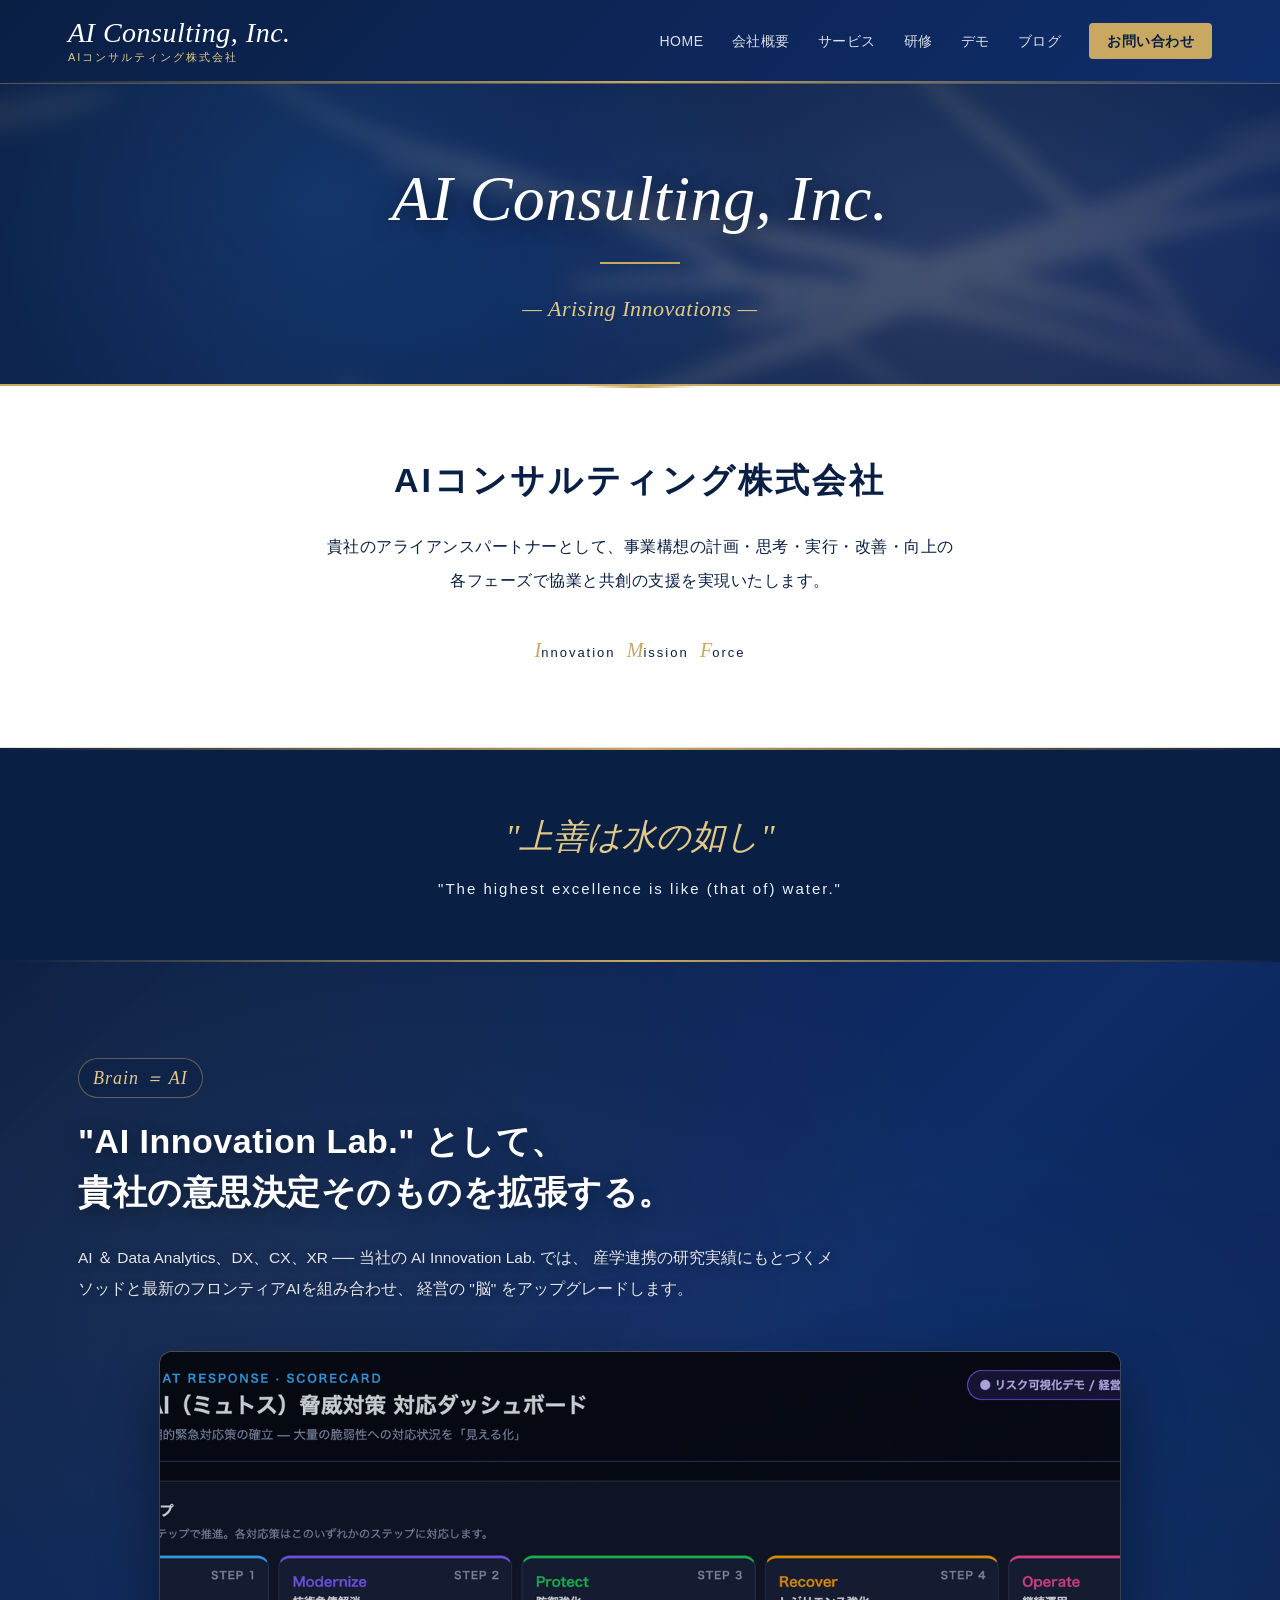
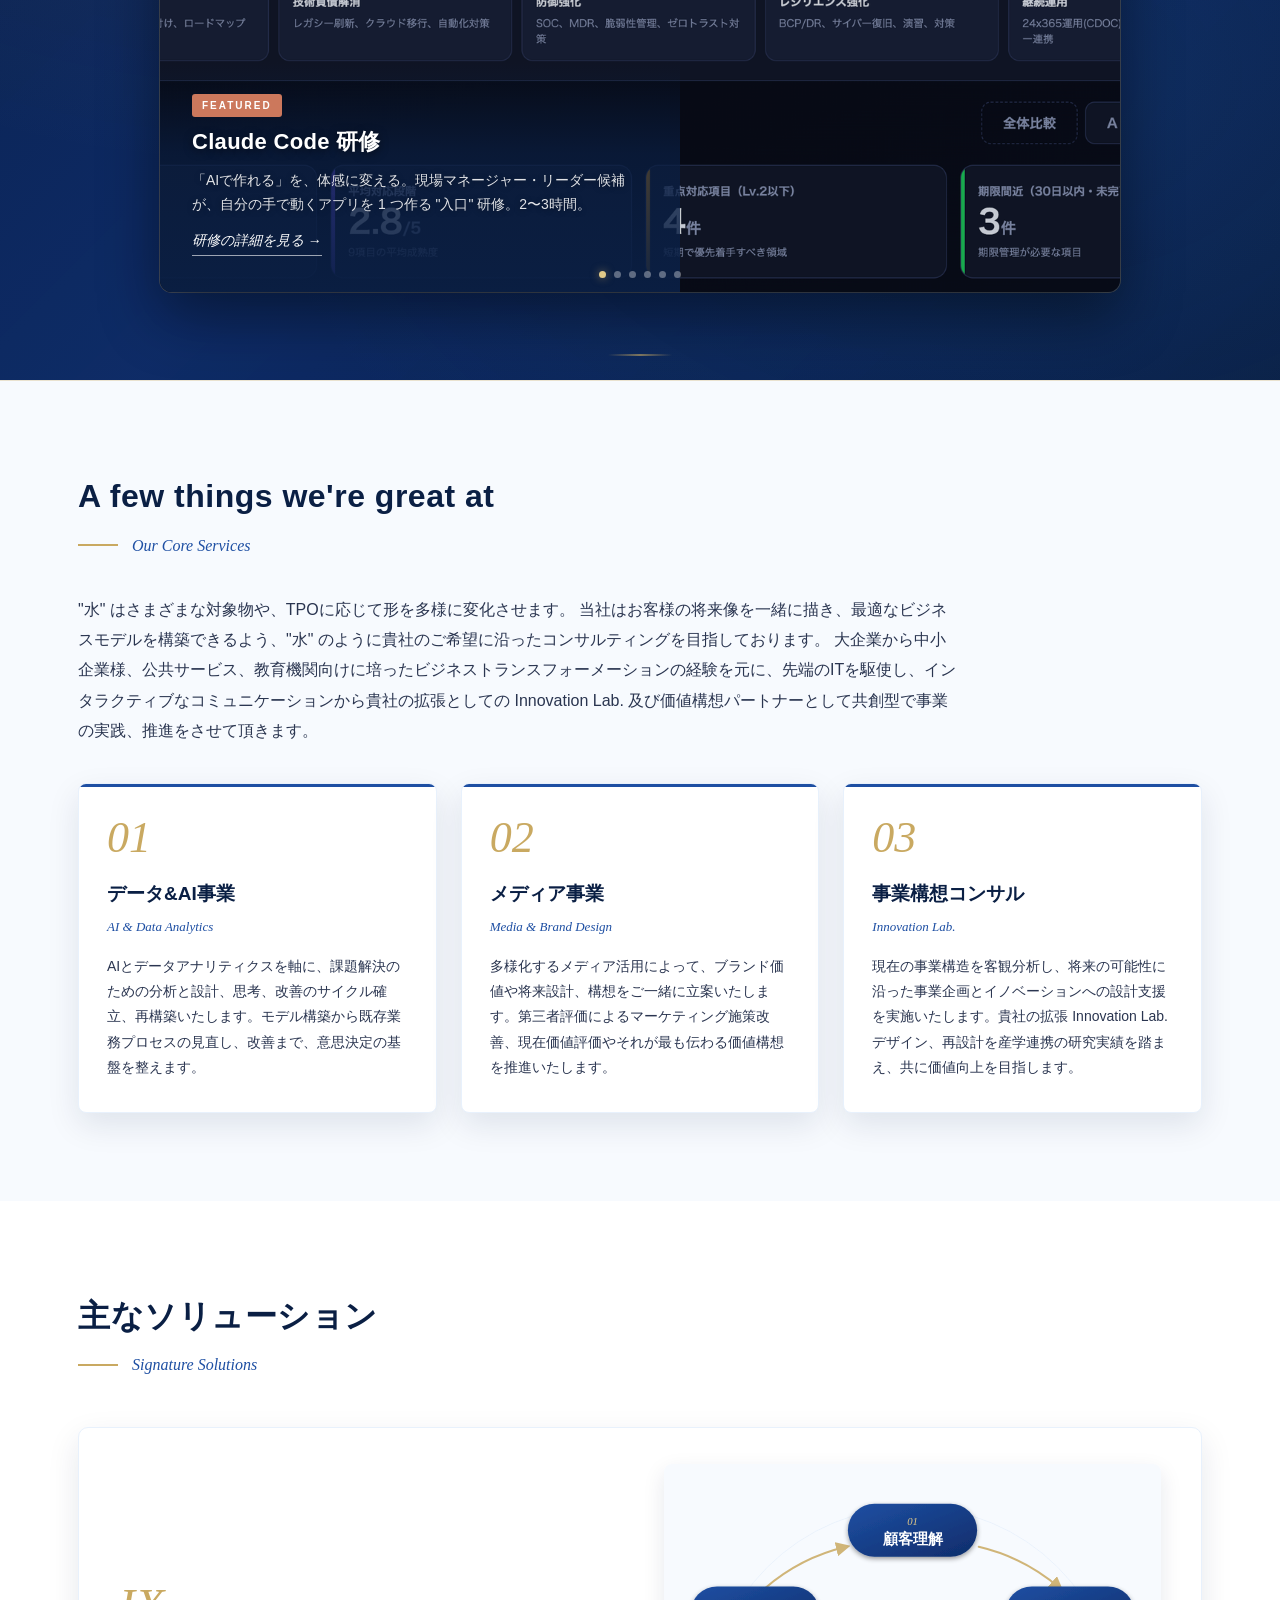
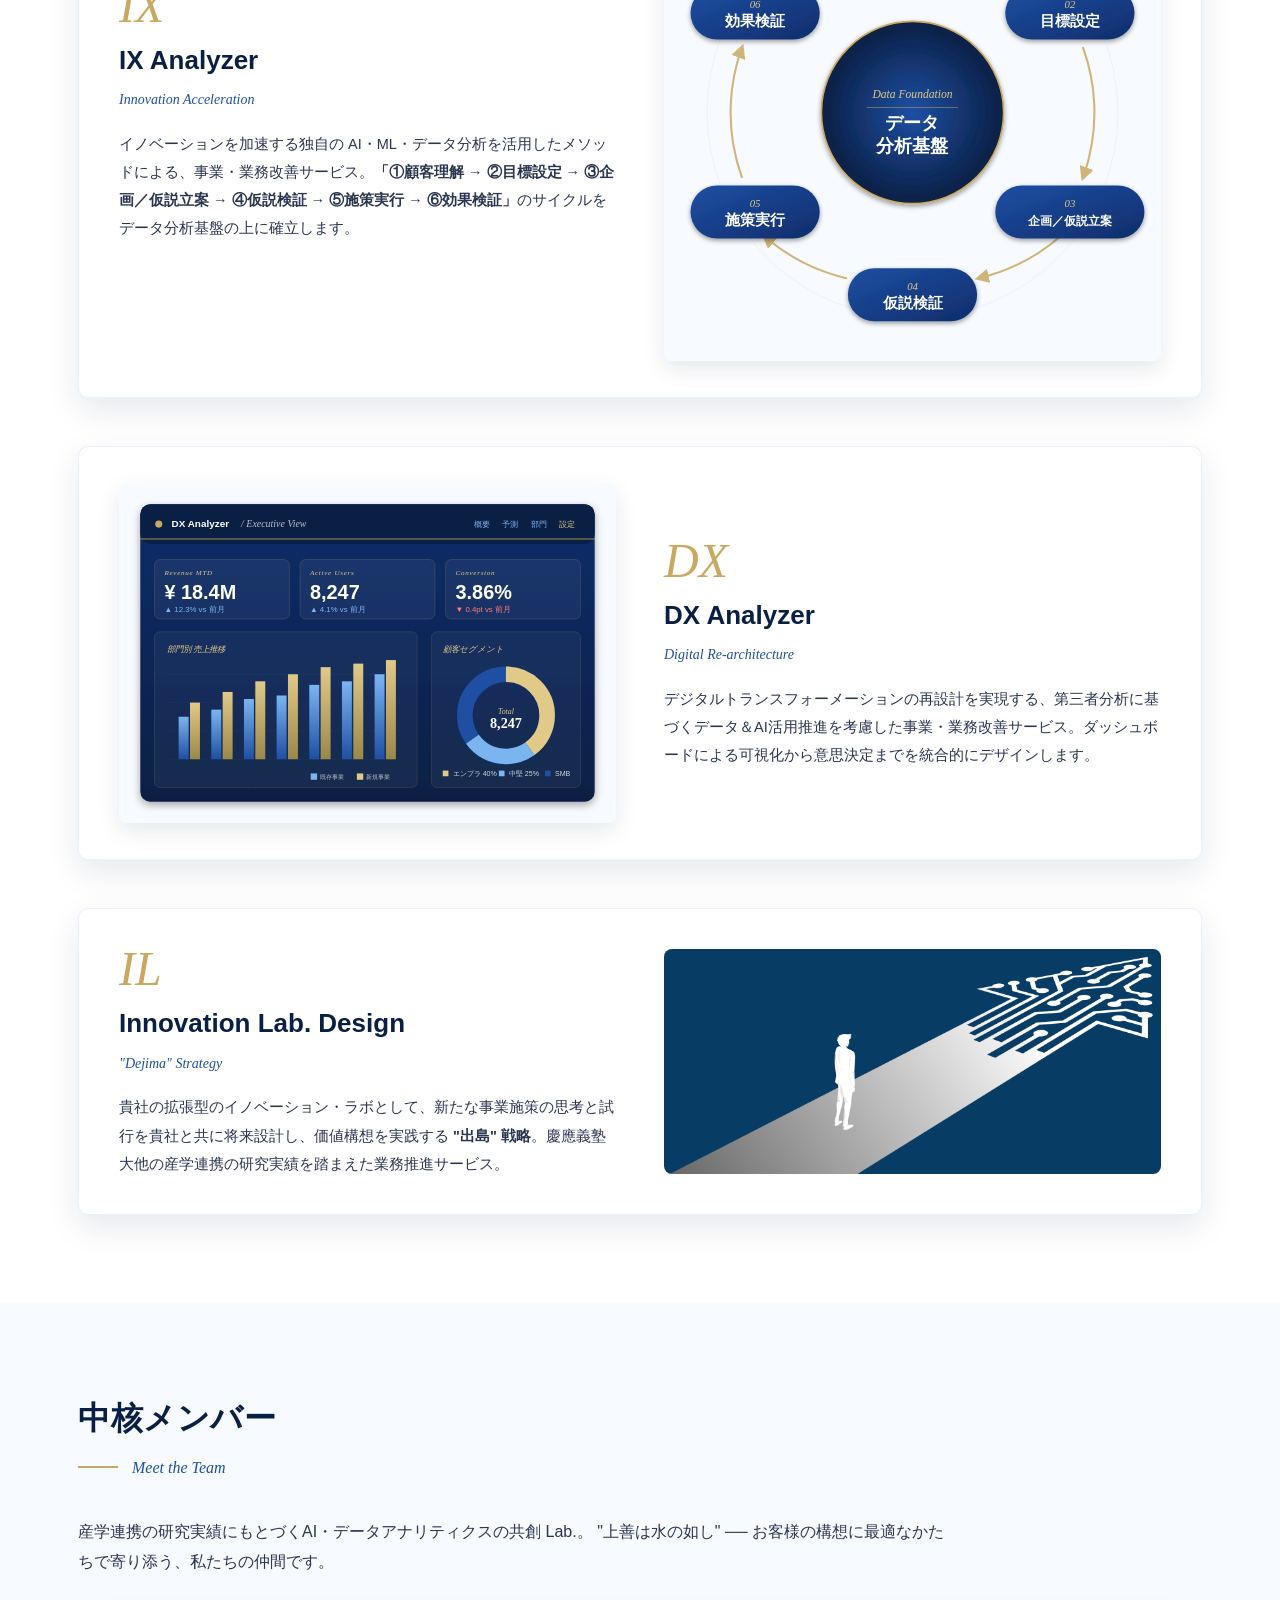
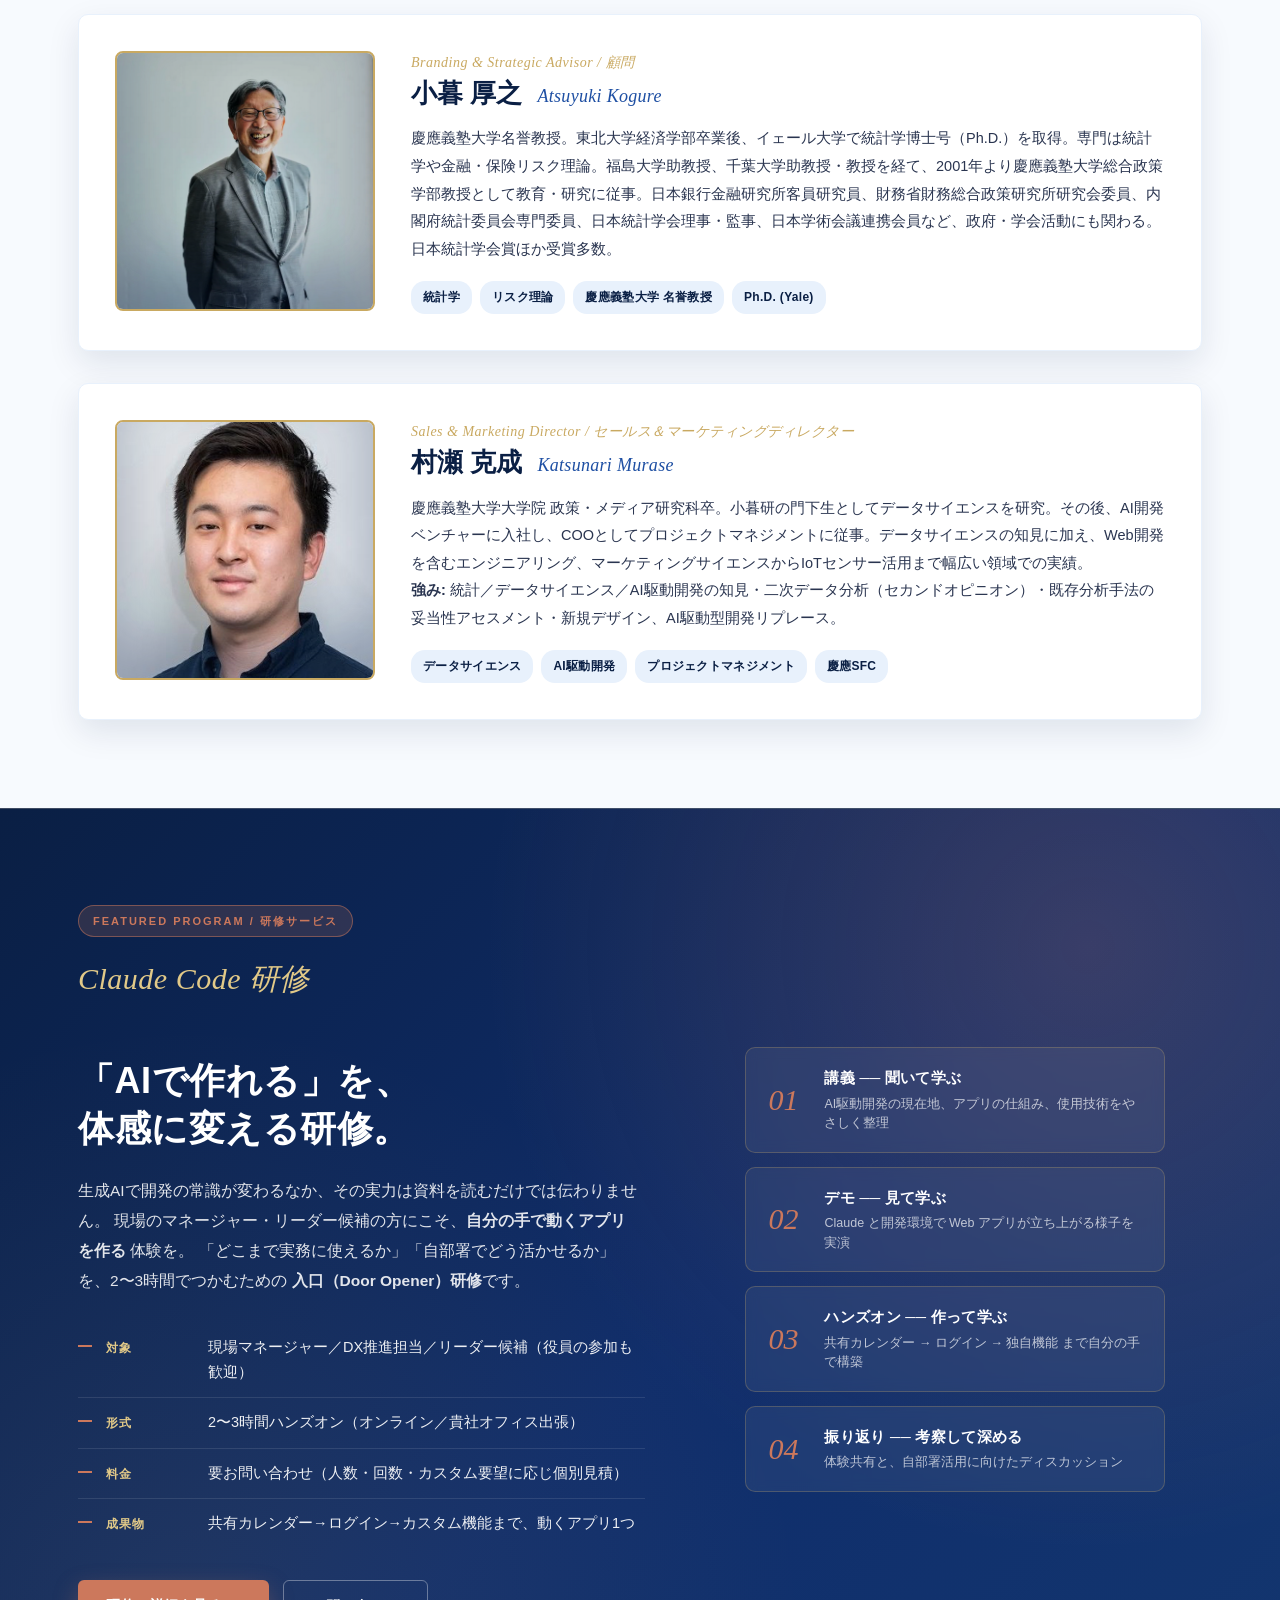
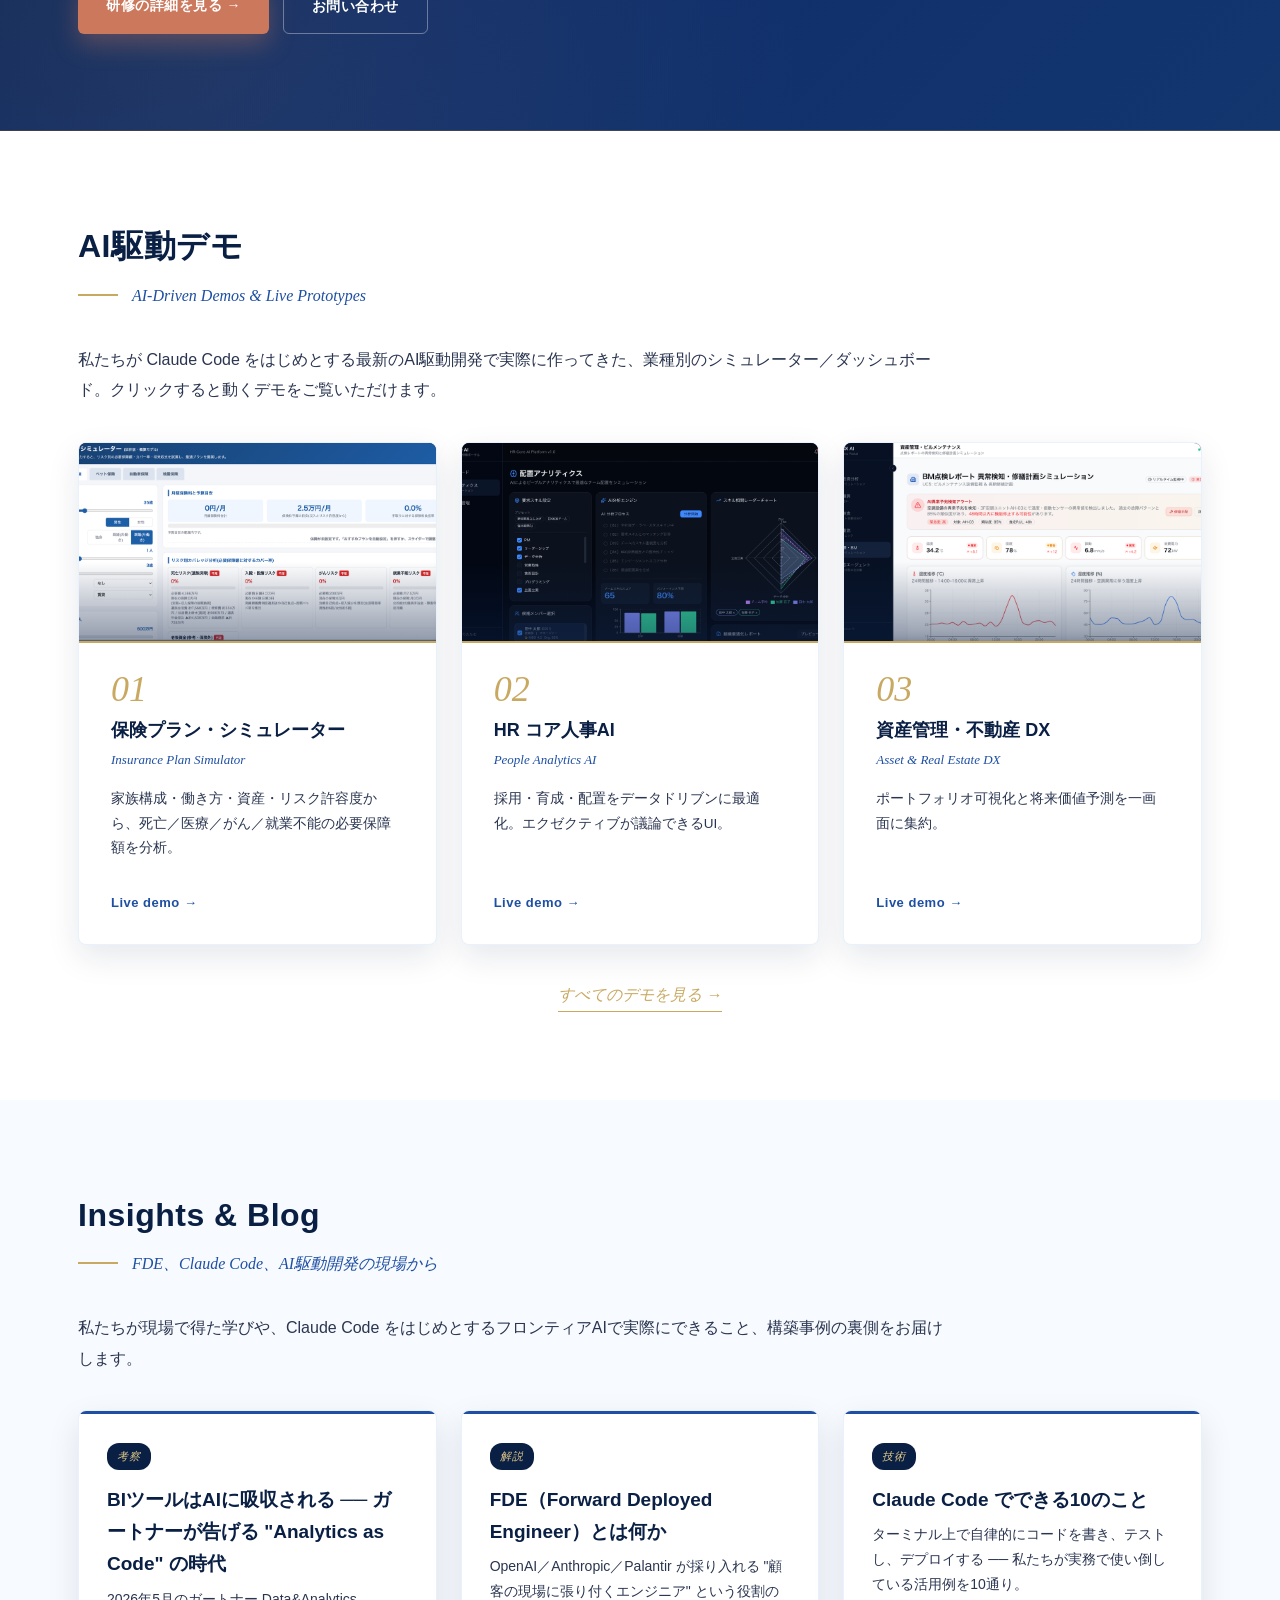
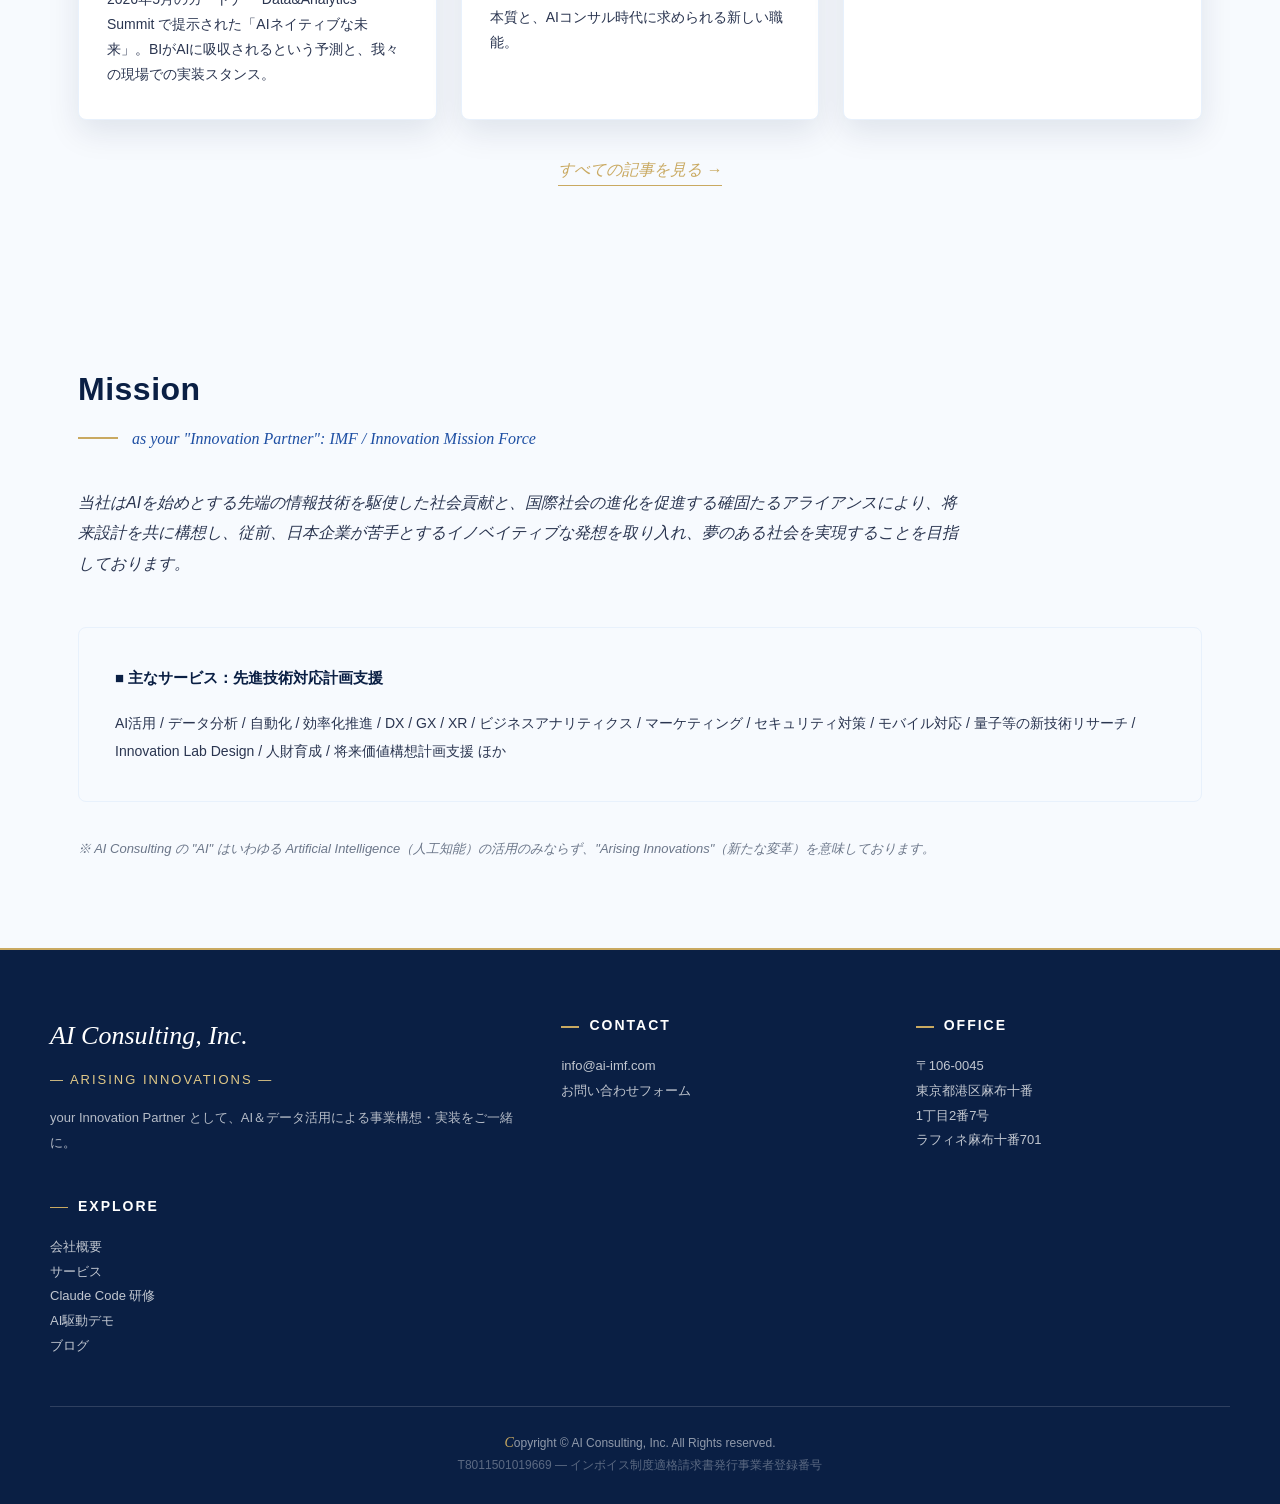
<file: index.html>
<!DOCTYPE html>
<html lang="ja">
<head>
<meta charset="UTF-8">
<meta name="viewport" content="width=device-width,initial-scale=1">
<title>AI Consulting, Inc. — your Innovation Partner</title>
<meta name="description" content="AIコンサルティング株式会社。AI＆データ分析、メディア＆ブランドデザイン、Innovation Lab. により、貴社のイノベーション推進を共創でご支援します。">
<link rel="stylesheet" href="styles.css">
</head>
<body>

<header class="site-header"><div class="nav">
  <div class="brand">
    <span class="en">AI Consulting, Inc.</span>
    <span class="jp">AIコンサルティング株式会社</span>
  </div>
  <ul>
    <li><a href="index.html">HOME</a></li>
    <li><a href="about.html">会社概要</a></li>
    <li><a href="services.html">サービス</a></li>
    <li><a href="https://claude-code-training-two.vercel.app/" target="_blank" rel="noopener">研修</a></li>
    <li><a href="demos.html">デモ</a></li>
    <li><a href="blog/index.html">ブログ</a></li>
    <li><a href="contact.html" class="cta">お問い合わせ</a></li>
  </ul>
</div></header>

<section class="hero-split">
  <div class="hero-top hero-bg">
    <div class="hero-veil"></div>
    <div class="hero-inner">
      <h1>AI Consulting, Inc.</h1>
      <div class="accent"></div>
      <div class="lede">— Arising Innovations —</div>
    </div>
  </div>
  <div class="hero-bottom">
    <div class="hero-bottom-inner">
      <div class="jp-title">AIコンサルティング株式会社</div>
      <p class="sub-light">
        貴社のアライアンスパートナーとして、事業構想の計画・思考・実行・改善・向上の<br>
        各フェーズで協業と共創の支援を実現いたします。
      </p>
      <div class="imf-mark">
        <span class="it">I</span><span class="rest">nnovation</span>&nbsp;
        <span class="it">M</span><span class="rest">ission</span>&nbsp;
        <span class="it">F</span><span class="rest">orce</span>
      </div>
    </div>
  </div>
</section>

<section class="quote-band">
  <div class="q">"上善は水の如し"</div>
  <div class="t">"The highest excellence is like (that of) water."</div>
</section>

<!-- ============ BRAIN = AI HERO ============ -->
<section class="brain-section">
  <div class="brain-img-wrap">
    <img src="img/brain-ai.png" alt="AI Innovation Lab — フロンティアAIダッシュボード" class="brain-img brain-img-1">
    <img src="img/dashboard-insurance.png" alt="保険プランシミュレーター ダッシュボード" class="brain-img brain-img-2">
    <img src="img/dashboard-realestate.png" alt="不動産DX ダッシュボード" class="brain-img brain-img-3">
    <img src="img/dashboard-hr.png" alt="HRコア人事AI ダッシュボード" class="brain-img brain-img-4">
    <div class="brain-overlay"></div>
  </div>
  <div class="brain-text">
    <div class="container">
      <span class="brain-tagline">Brain ＝ AI</span>
      <h2 class="brain-h2">"AI Innovation Lab." として、<br>貴社の意思決定そのものを拡張する。</h2>
      <p class="brain-body">
        AI ＆ Data Analytics、DX、CX、XR ── 当社の AI Innovation Lab. では、
        産学連携の研究実績にもとづくメソッドと最新のフロンティアAIを組み合わせ、
        経営の "脳" をアップグレードします。
      </p>

      <!-- Demo slideshow -->
      <div class="brain-slider" role="region" aria-label="AI駆動デモのプレビュー">
        <div class="brain-slide brain-slide-1 brain-slide-training">
          <img src="img/brain-ai.png" alt="Claude Code 研修">
          <button type="button" class="slide-advance" aria-label="次のスライドへ"></button>
          <a class="brain-slide-link" href="https://claude-code-training-two.vercel.app/" target="_blank" rel="noopener">
            <div class="brain-slide-caption">
            <span class="brain-slide-num">FEATURED</span>
            <h3>Claude Code 研修</h3>
            <p>「AIで作れる」を、体感に変える。現場マネージャー・リーダー候補が、自分の手で動くアプリを 1 つ作る "入口" 研修。2〜3時間。</p>
            <span class="brain-slide-cta">研修の詳細を見る →</span>
          </div>
          </a>
        </div>
        <div class="brain-slide brain-slide-2">
          <img src="img/dashboard-insurance.png" alt="保険プラン・シミュレーター">
          <button type="button" class="slide-advance" aria-label="次のスライドへ"></button>
          <a class="brain-slide-link" href="https://insurance-simulator-tawny.vercel.app" target="_blank" rel="noopener">
            <div class="brain-slide-caption">
            <span class="brain-slide-num">01</span>
            <h3>保険プラン・シミュレーター</h3>
            <p>家計のリスクをAIが可視化。生命・医療・がん・就業不能・ペット・自動車・地震まで網羅。</p>
            <span class="brain-slide-cta">Live demo →</span>
          </div>
          </a>
        </div>
        <div class="brain-slide brain-slide-3">
          <img src="img/dashboard-hr.png" alt="HRコア人事AI">
          <button type="button" class="slide-advance" aria-label="次のスライドへ"></button>
          <a class="brain-slide-link" href="https://hr-core-ai-app.vercel.app" target="_blank" rel="noopener">
            <div class="brain-slide-caption">
            <span class="brain-slide-num">02</span>
            <h3>HRコア人事AI</h3>
            <p>採用・育成・配置をデータドリブンに最適化。エクゼクティブが議論できるUI。</p>
            <span class="brain-slide-cta">Live demo →</span>
          </div>
          </a>
        </div>
        <div class="brain-slide brain-slide-4">
          <img src="img/dashboard-realestate.png" alt="不動産DX">
          <button type="button" class="slide-advance" aria-label="次のスライドへ"></button>
          <a class="brain-slide-link" href="https://realestate-demo-hub.vercel.app" target="_blank" rel="noopener">
            <div class="brain-slide-caption">
            <span class="brain-slide-num">03</span>
            <h3>資産管理・不動産 DX</h3>
            <p>ポートフォリオ可視化と将来価値予測を一画面に集約。</p>
            <span class="brain-slide-cta">Live demo →</span>
          </div>
          </a>
        </div>
        <div class="brain-slide brain-slide-5">
          <img src="img/dashboard-sales.png" alt="中古車プライス・シミュレーター">
          <button type="button" class="slide-advance" aria-label="次のスライドへ"></button>
          <a class="brain-slide-link" href="https://car-price-simulator.vercel.app" target="_blank" rel="noopener">
            <div class="brain-slide-caption">
            <span class="brain-slide-num">04</span>
            <h3>中古車プライス・シミュレーター</h3>
            <p>車種・年式・走行距離から予測価格を即時算出。営業現場のクロージングを支援。</p>
            <span class="brain-slide-cta">Live demo →</span>
          </div>
          </a>
        </div>
        <div class="brain-slide brain-slide-6">
          <img src="img/brain-ai.png" alt="フロンティアAI 脅威対策ダッシュボード">
          <button type="button" class="slide-advance" aria-label="次のスライドへ"></button>
          <a class="brain-slide-link" href="demos.html">
            <div class="brain-slide-caption">
            <span class="brain-slide-num">05</span>
            <h3>フロンティアAI 脅威対策</h3>
            <p>先端AI活用に伴うリスクを経営層が説明可能な形で統制。</p>
            <span class="brain-slide-cta">他のデモも見る →</span>
          </div>
          </a>
        </div>
        <div class="brain-slider-dots" aria-hidden="true">
          <span class="brain-dot brain-dot-1"></span>
          <span class="brain-dot brain-dot-2"></span>
          <span class="brain-dot brain-dot-3"></span>
          <span class="brain-dot brain-dot-4"></span>
          <span class="brain-dot brain-dot-5"></span>
          <span class="brain-dot brain-dot-6"></span>
        </div>
      </div>

    </div>
  </div>
</section>

<!-- ============ CORE SERVICES ============ -->
<section class="section">
  <div class="container">
    <h2>A few things we're great at</h2>
    <span class="en-sub">Our Core Services</span>
    <p class="lead">
      "水" はさまざまな対象物や、TPOに応じて形を多様に変化させます。
      当社はお客様の将来像を一緒に描き、最適なビジネスモデルを構築できるよう、"水" のように貴社のご希望に沿ったコンサルティングを目指しております。
      大企業から中小企業様、公共サービス、教育機関向けに培ったビジネストランスフォーメーションの経験を元に、先端のITを駆使し、インタラクティブなコミュニケーションから貴社の拡張としての Innovation Lab. 及び価値構想パートナーとして共創型で事業の実践、推進をさせて頂きます。
    </p>

    <div class="cards">
      <div class="card">
        <span class="num">01</span>
        <h3>データ&amp;AI事業</h3>
        <span class="en">AI &amp; Data Analytics</span>
        <p>AIとデータアナリティクスを軸に、課題解決のための分析と設計、思考、改善のサイクル確立、再構築いたします。モデル構築から既存業務プロセスの見直し、改善まで、意思決定の基盤を整えます。</p>
      </div>
      <div class="card">
        <span class="num">02</span>
        <h3>メディア事業</h3>
        <span class="en">Media &amp; Brand Design</span>
        <p>多様化するメディア活用によって、ブランド価値や将来設計、構想をご一緒に立案いたします。第三者評価によるマーケティング施策改善、現在価値評価やそれが最も伝わる価値構想を推進いたします。</p>
      </div>
      <div class="card">
        <span class="num">03</span>
        <h3>事業構想コンサル</h3>
        <span class="en">Innovation Lab.</span>
        <p>現在の事業構造を客観分析し、将来の可能性に沿った事業企画とイノベーションへの設計支援を実施いたします。貴社の拡張 Innovation Lab. デザイン、再設計を産学連携の研究実績を踏まえ、共に価値向上を目指します。</p>
      </div>
    </div>
  </div>
</section>

<!-- ============ SIGNATURE SOLUTIONS WITH IMAGES ============ -->
<section class="section alt">
  <div class="container">
    <h2>主なソリューション</h2>
    <span class="en-sub">Signature Solutions</span>

    <div class="solution-row">
      <div class="solution-text">
        <span class="solution-mark">IX</span>
        <h3>IX Analyzer</h3>
        <span class="en">Innovation Acceleration</span>
        <p>イノベーションを加速する独自の AI・ML・データ分析を活用したメソッドによる、事業・業務改善サービス。<strong>「①顧客理解 → ②目標設定 → ③企画／仮説立案 → ④仮説検証 → ⑤施策実行 → ⑥効果検証」</strong>のサイクルをデータ分析基盤の上に確立します。</p>
      </div>
      <div class="solution-img">
        <img src="img/ix-cycle.svg" alt="IX Analyzer データ分析サイクル" loading="lazy">
      </div>
    </div>

    <div class="solution-row flip">
      <div class="solution-text">
        <span class="solution-mark">DX</span>
        <h3>DX Analyzer</h3>
        <span class="en">Digital Re-architecture</span>
        <p>デジタルトランスフォーメーションの再設計を実現する、第三者分析に基づくデータ＆AI活用推進を考慮した事業・業務改善サービス。ダッシュボードによる可視化から意思決定までを統合的にデザインします。</p>
      </div>
      <div class="solution-img">
        <img src="img/dx-dashboard.svg" alt="DX Analyzer ダッシュボードサンプル" loading="lazy">
      </div>
    </div>

    <div class="solution-row">
      <div class="solution-text">
        <span class="solution-mark">IL</span>
        <h3>Innovation Lab. Design</h3>
        <span class="en">"Dejima" Strategy</span>
        <p>貴社の拡張型のイノベーション・ラボとして、新たな事業施策の思考と試行を貴社と共に将来設計し、価値構想を実践する <strong>"出島" 戦略</strong>。慶應義塾大他の産学連携の研究実績を踏まえた業務推進サービス。</p>
      </div>
      <div class="solution-img solution-img-dark">
        <img src="img/journey.png" alt="Innovation Lab. Design - 人とAIの旅">
      </div>
    </div>
  </div>
</section>

<!-- ============ MEMBERS ============ -->
<section class="section" id="members">
  <div class="container">
    <h2>中核メンバー</h2>
    <span class="en-sub">Meet the Team</span>
    <p class="lead">
      産学連携の研究実績にもとづくAI・データアナリティクスの共創 Lab.。
      "上善は水の如し" ── お客様の構想に最適なかたちで寄り添う、私たちの仲間です。
    </p>

    <div class="members">
      <article class="member-card">
        <div class="member-photo">
          <img src="img/kogure.png" alt="小暮 厚之 顧問">
        </div>
        <div class="member-body">
          <span class="member-role">Branding &amp; Strategic Advisor / 顧問</span>
          <h3 class="member-name">小暮 厚之 <span class="en">Atsuyuki Kogure</span></h3>
          <p class="member-bio">
            慶應義塾大学名誉教授。東北大学経済学部卒業後、イェール大学で統計学博士号（Ph.D.）を取得。専門は統計学や金融・保険リスク理論。福島大学助教授、千葉大学助教授・教授を経て、2001年より慶應義塾大学総合政策学部教授として教育・研究に従事。日本銀行金融研究所客員研究員、財務省財務総合政策研究所研究会委員、内閣府統計委員会専門委員、日本統計学会理事・監事、日本学術会議連携会員など、政府・学会活動にも関わる。日本統計学会賞ほか受賞多数。
          </p>
          <div class="member-tags">
            <span class="m-tag">統計学</span>
            <span class="m-tag">リスク理論</span>
            <span class="m-tag">慶應義塾大学 名誉教授</span>
            <span class="m-tag">Ph.D. (Yale)</span>
          </div>
        </div>
      </article>

      <article class="member-card">
        <div class="member-photo">
          <img src="img/murase.png" alt="村瀬 克成 セールス＆マーケティングディレクター">
        </div>
        <div class="member-body">
          <span class="member-role">Sales &amp; Marketing Director / セールス＆マーケティングディレクター</span>
          <h3 class="member-name">村瀬 克成 <span class="en">Katsunari Murase</span></h3>
          <p class="member-bio">
            慶應義塾大学大学院 政策・メディア研究科卒。小暮研の門下生としてデータサイエンスを研究。その後、AI開発ベンチャーに入社し、COOとしてプロジェクトマネジメントに従事。データサイエンスの知見に加え、Web開発を含むエンジニアリング、マーケティングサイエンスからIoTセンサー活用まで幅広い領域での実績。
            <br><strong>強み:</strong> 統計／データサイエンス／AI駆動開発の知見・二次データ分析（セカンドオピニオン）・既存分析手法の妥当性アセスメント・新規デザイン、AI駆動型開発リプレース。
          </p>
          <div class="member-tags">
            <span class="m-tag">データサイエンス</span>
            <span class="m-tag">AI駆動開発</span>
            <span class="m-tag">プロジェクトマネジメント</span>
            <span class="m-tag">慶應SFC</span>
          </div>
        </div>
      </article>
    </div>
  </div>
</section>

<!-- ============ TRAINING FEATURED (Claude Code 研修) ============ -->
<section class="training-section" id="training">
  <div class="training-bg"></div>
  <div class="container">
    <div class="training-grid">
      <div class="training-text">
        <span class="training-eyebrow">Featured Program / 研修サービス</span>
        <h2 class="training-h2">
          <span class="training-h2-en">Claude Code 研修</span><br>
          「AIで作れる」を、<br>体感に変える研修。
        </h2>
        <p class="training-body">
          生成AIで開発の常識が変わるなか、その実力は資料を読むだけでは伝わりません。
          現場のマネージャー・リーダー候補の方にこそ、<strong>自分の手で動くアプリを作る</strong> 体験を。
          「どこまで実務に使えるか」「自部署でどう活かせるか」を、2〜3時間でつかむための <strong>入口（Door Opener）研修</strong>です。
        </p>
        <ul class="training-features">
          <li><strong>対象</strong> 現場マネージャー／DX推進担当／リーダー候補（役員の参加も歓迎）</li>
          <li><strong>形式</strong> 2〜3時間ハンズオン（オンライン／貴社オフィス出張）</li>
          <li><strong>料金</strong> 要お問い合わせ（人数・回数・カスタム要望に応じ個別見積）</li>
          <li><strong>成果物</strong> 共有カレンダー→ログイン→カスタム機能まで、動くアプリ1つ</li>
        </ul>
        <div class="training-cta-row">
          <a href="https://claude-code-training-two.vercel.app/" class="btn-training" target="_blank" rel="noopener">研修の詳細を見る →</a>
          <a href="contact.html" class="btn-training-ghost">お問い合わせ</a>
        </div>
      </div>
      <div class="training-visual">
        <div class="training-card-stack">
          <div class="training-mini-card">
            <div class="training-mini-num">01</div>
            <div class="training-mini-body">
              <strong>講義 ── 聞いて学ぶ</strong>
              <span>AI駆動開発の現在地、アプリの仕組み、使用技術をやさしく整理</span>
            </div>
          </div>
          <div class="training-mini-card">
            <div class="training-mini-num">02</div>
            <div class="training-mini-body">
              <strong>デモ ── 見て学ぶ</strong>
              <span>Claude と開発環境で Web アプリが立ち上がる様子を実演</span>
            </div>
          </div>
          <div class="training-mini-card">
            <div class="training-mini-num">03</div>
            <div class="training-mini-body">
              <strong>ハンズオン ── 作って学ぶ</strong>
              <span>共有カレンダー → ログイン → 独自機能 まで自分の手で構築</span>
            </div>
          </div>
          <div class="training-mini-card">
            <div class="training-mini-num">04</div>
            <div class="training-mini-body">
              <strong>振り返り ── 考察して深める</strong>
              <span>体験共有と、自部署活用に向けたディスカッション</span>
            </div>
          </div>
        </div>
      </div>
    </div>
  </div>
</section>

<!-- ============ DEMOS PREVIEW (with thumbnails) ============ -->
<section class="section alt" id="demos-preview">
  <div class="container">
    <h2>AI駆動デモ</h2>
    <span class="en-sub">AI-Driven Demos &amp; Live Prototypes</span>
    <p class="lead">
      私たちが Claude Code をはじめとする最新のAI駆動開発で実際に作ってきた、業種別のシミュレーター／ダッシュボード。クリックすると動くデモをご覧いただけます。
    </p>
    <div class="cards demo-cards-img">
      <a class="card demo-card has-thumb" href="https://insurance-simulator-tawny.vercel.app" target="_blank" rel="noopener">
        <div class="demo-thumb"><img src="img/dashboard-insurance.png" alt="保険プラン・シミュレーター"></div>
        <div class="demo-card-body">
          <span class="num">01</span>
          <h3>保険プラン・シミュレーター</h3>
          <span class="en">Insurance Plan Simulator</span>
          <p>家族構成・働き方・資産・リスク許容度から、死亡／医療／がん／就業不能の必要保障額を分析。</p>
          <span class="demo-cta">Live demo →</span>
        </div>
      </a>
      <a class="card demo-card has-thumb" href="https://hr-core-ai-app.vercel.app" target="_blank" rel="noopener">
        <div class="demo-thumb"><img src="img/dashboard-hr.png" alt="HRコア人事AI"></div>
        <div class="demo-card-body">
          <span class="num">02</span>
          <h3>HR コア人事AI</h3>
          <span class="en">People Analytics AI</span>
          <p>採用・育成・配置をデータドリブンに最適化。エクゼクティブが議論できるUI。</p>
          <span class="demo-cta">Live demo →</span>
        </div>
      </a>
      <a class="card demo-card has-thumb" href="https://realestate-demo-hub.vercel.app" target="_blank" rel="noopener">
        <div class="demo-thumb"><img src="img/dashboard-realestate.png" alt="不動産DX"></div>
        <div class="demo-card-body">
          <span class="num">03</span>
          <h3>資産管理・不動産 DX</h3>
          <span class="en">Asset &amp; Real Estate DX</span>
          <p>ポートフォリオ可視化と将来価値予測を一画面に集約。</p>
          <span class="demo-cta">Live demo →</span>
        </div>
      </a>
    </div>
    <div style="text-align:center;margin-top:36px">
      <a href="demos.html" class="btn-link">すべてのデモを見る →</a>
    </div>
  </div>
</section>

<!-- ============ BLOG PREVIEW ============ -->
<section class="section" id="blog-preview">
  <div class="container">
    <h2>Insights &amp; Blog</h2>
    <span class="en-sub">FDE、Claude Code、AI駆動開発の現場から</span>
    <p class="lead">
      私たちが現場で得た学びや、Claude Code をはじめとするフロンティアAIで実際にできること、構築事例の裏側をお届けします。
    </p>
    <div class="cards">
      <a class="card blog-card" href="blog/bi-absorbed-by-ai.html">
        <span class="blog-tag">考察</span>
        <h3>BIツールはAIに吸収される ── ガートナーが告げる "Analytics as Code" の時代</h3>
        <p>2026年5月のガートナー Data&amp;Analytics Summit で提示された「AIネイティブな未来」。BIがAIに吸収されるという予測と、我々の現場での実装スタンス。</p>
      </a>
      <a class="card blog-card" href="blog/what-is-fde.html">
        <span class="blog-tag">解説</span>
        <h3>FDE（Forward Deployed Engineer）とは何か</h3>
        <p>OpenAI／Anthropic／Palantir が採り入れる "顧客の現場に張り付くエンジニア" という役割の本質と、AIコンサル時代に求められる新しい職能。</p>
      </a>
      <a class="card blog-card" href="blog/claude-code-capabilities.html">
        <span class="blog-tag">技術</span>
        <h3>Claude Code でできる10のこと</h3>
        <p>ターミナル上で自律的にコードを書き、テストし、デプロイする ── 私たちが実務で使い倒している活用例を10通り。</p>
      </a>
    </div>
    <div style="text-align:center;margin-top:36px">
      <a href="blog/index.html" class="btn-link">すべての記事を見る →</a>
    </div>
  </div>
</section>

<!-- ============ MISSION ============ -->
<section class="section">
  <div class="container">
    <h2>Mission</h2>
    <span class="en-sub">as your "Innovation Partner": IMF / Innovation Mission Force</span>
    <p class="lead" style="font-style:italic;color:var(--body)">
      当社はAIを始めとする先端の情報技術を駆使した社会貢献と、国際社会の進化を促進する確固たるアライアンスにより、将来設計を共に構想し、従前、日本企業が苦手とするイノベイティブな発想を取り入れ、夢のある社会を実現することを目指しております。
    </p>
    <div style="margin-top:48px;background:var(--cream);border:1px solid var(--ice);border-radius:8px;padding:36px;">
      <p style="margin-bottom:18px"><strong style="color:var(--navy);font-size:15px">■ 主なサービス：先進技術対応計画支援</strong></p>
      <p style="font-size:14px;color:var(--body);line-height:2;">
        AI活用 / データ分析 / 自動化 / 効率化推進 / DX / GX / XR / ビジネスアナリティクス / マーケティング / セキュリティ対策 / モバイル対応 / 量子等の新技術リサーチ / Innovation Lab Design / 人財育成 / 将来価値構想計画支援 ほか
      </p>
    </div>
    <p style="margin-top:36px;font-size:13px;color:var(--muted);font-style:italic">
      ※ AI Consulting の "AI" はいわゆる Artificial Intelligence（人工知能）の活用のみならず、"Arising Innovations"（新たな変革）を意味しております。
    </p>
  </div>
</section>

<footer class="site-footer">
  <div class="inner">
    <div class="brand-block">
      <span class="en">AI Consulting, Inc.</span>
      <span class="jp">— ARISING INNOVATIONS —</span>
      <p style="margin-top:14px;color:rgba(255,255,255,.7)">your Innovation Partner として、AI＆データ活用による事業構想・実装をご一緒に。</p>
    </div>
    <div>
      <h4>CONTACT</h4>
      <p><a href="mailto:info@ai-imf.com">info@ai-imf.com</a></p>
      <p><a href="contact.html">お問い合わせフォーム</a></p>
    </div>
    <div>
      <h4>OFFICE</h4>
      <p>〒106-0045<br>東京都港区麻布十番<br>1丁目2番7号<br>ラフィネ麻布十番701</p>
    </div>
    <div>
      <h4>EXPLORE</h4>
      <p><a href="about.html">会社概要</a></p>
      <p><a href="services.html">サービス</a></p>
      <p><a href="https://claude-code-training-two.vercel.app/" target="_blank" rel="noopener">Claude Code 研修</a></p>
      <p><a href="demos.html">AI駆動デモ</a></p>
      <p><a href="blog/index.html">ブログ</a></p>
    </div>
  </div>
  <div class="copy">
    <span class="c">C</span>opyright © AI Consulting, Inc.  All Rights reserved.<br>
    <span style="opacity:.6">T8011501019669 — インボイス制度適格請求書発行事業者登録番号</span>
  </div>
</footer>

<!-- ============ SLIDER CONTROL (click-to-advance) ============ -->
<script>
(function(){
  function setupSlider(opts){
    const slider = document.querySelector(opts.slider);
    if(!slider) return;
    const slides = slider.querySelectorAll(opts.slide);
    const dots = slider.querySelectorAll(opts.dot);
    if(slides.length === 0) return;
    let current = 0;
    let timer = null;

    function show(idx){
      current = ((idx % slides.length) + slides.length) % slides.length;
      slides.forEach((s,i)=>s.classList.toggle('is-active', i===current));
      dots.forEach((d,i)=>d.classList.toggle('is-active', i===current));
    }
    function next(){ show(current+1); }
    function start(){
      if(timer) clearInterval(timer);
      timer = setInterval(next, opts.interval);
    }
    function stop(){
      if(timer){ clearInterval(timer); timer = null; }
    }

    // Click-to-advance on .slide-advance buttons within each slide
    slides.forEach(slide => {
      const adv = slide.querySelector('.slide-advance');
      if(adv){
        adv.addEventListener('click', e => {
          e.preventDefault();
          next();
          start(); // reset timer
        });
      }
    });

    // Pause on hover
    slider.addEventListener('mouseenter', stop);
    slider.addEventListener('mouseleave', start);

    show(0);
    start();
  }

  document.addEventListener('DOMContentLoaded', function(){
    setupSlider({slider:'.brain-slider', slide:'.brain-slide', dot:'.brain-dot', interval:6000});
    setupSlider({slider:'.demo-slider', slide:'.demo-slide', dot:'.demo-dot', interval:2000});
  });
})();
</script>

</body>
</html>
</file>
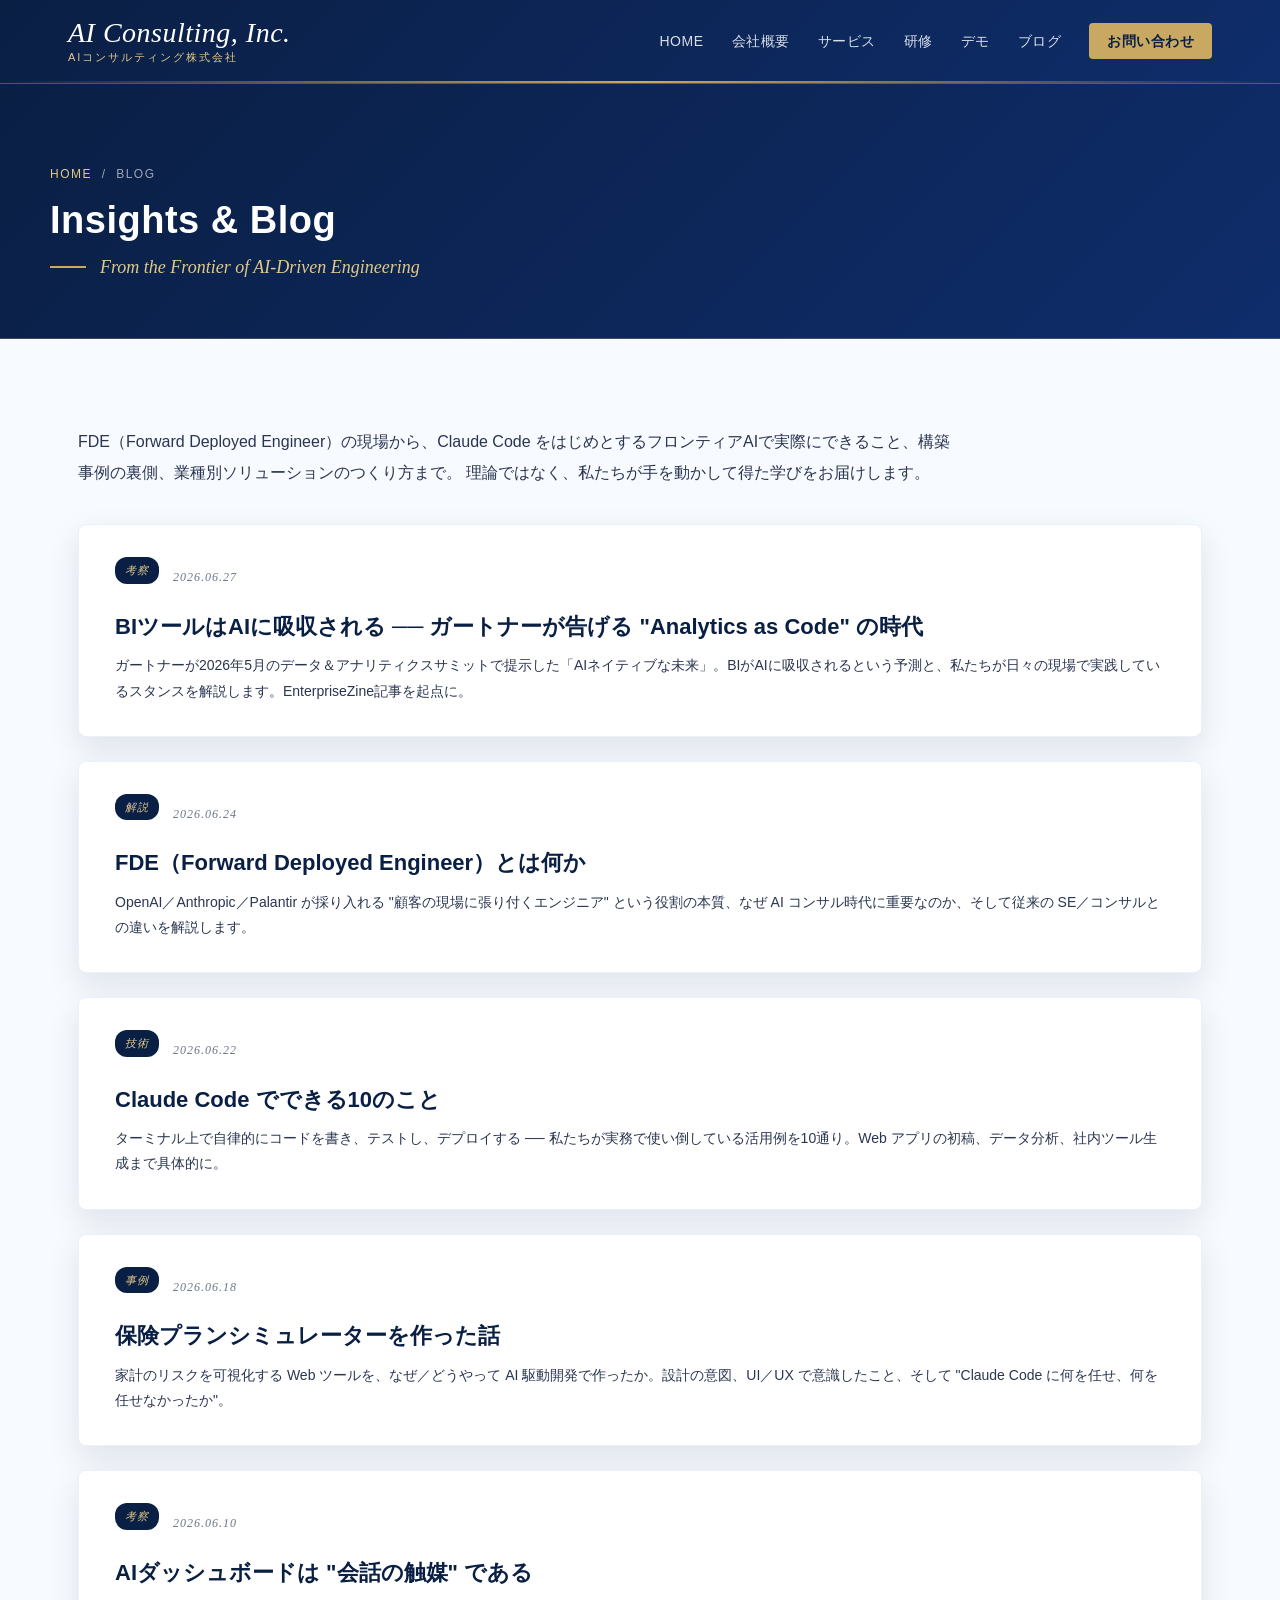
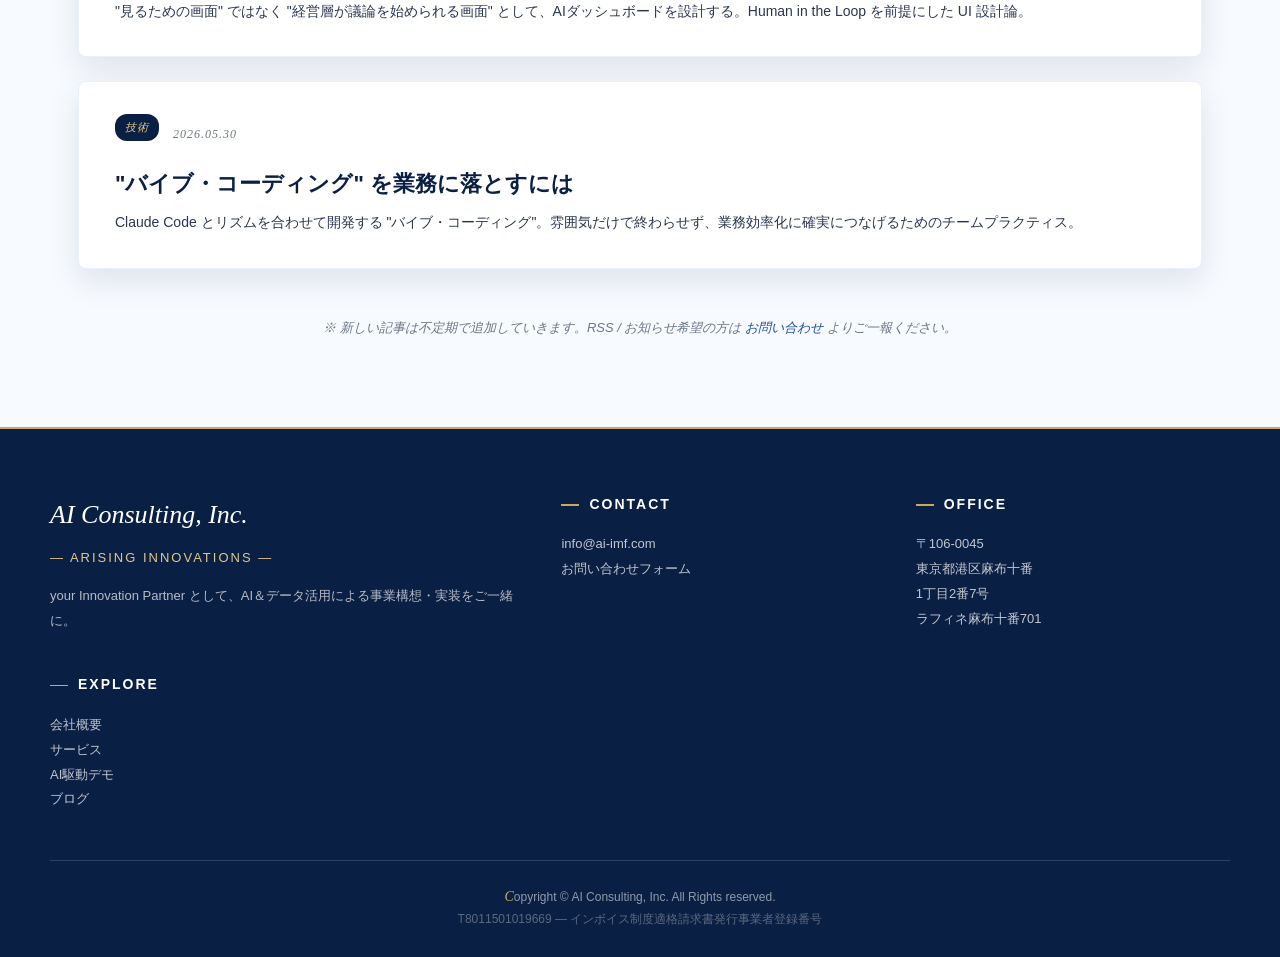
<file: blog/index.html>
<!DOCTYPE html>
<html lang="ja">
<head>
<meta charset="UTF-8">
<meta name="viewport" content="width=device-width,initial-scale=1">
<title>ブログ | AI Consulting, Inc.</title>
<meta name="description" content="AIコンサルティング株式会社のブログ。FDE、Claude Code、AI駆動開発の現場ナレッジと、保険・人事・不動産などの構築事例。">
<link rel="stylesheet" href="../styles.css">
</head>
<body>

<header class="site-header"><div class="nav">
  <div class="brand">
    <span class="en">AI Consulting, Inc.</span>
    <span class="jp">AIコンサルティング株式会社</span>
  </div>
  <ul>
    <li><a href="../index.html">HOME</a></li>
    <li><a href="../about.html">会社概要</a></li>
    <li><a href="../services.html">サービス</a></li>
    <li><a href="https://claude-code-training-two.vercel.app/" target="_blank" rel="noopener">研修</a></li>
    <li><a href="../demos.html">デモ</a></li>
    <li><a href="index.html">ブログ</a></li>
    <li><a href="../contact.html" class="cta">お問い合わせ</a></li>
  </ul>
</div></header>

<section class="page-hero"><div class="inner">
  <div class="crumbs"><a href="../index.html">HOME</a> &nbsp;/&nbsp; BLOG</div>
  <h1>Insights &amp; Blog</h1>
  <div class="en">From the Frontier of AI-Driven Engineering</div>
</div></section>

<section class="section">
  <div class="container">
    <p class="lead">
      FDE（Forward Deployed Engineer）の現場から、Claude Code をはじめとするフロンティアAIで実際にできること、構築事例の裏側、業種別ソリューションのつくり方まで。
      理論ではなく、私たちが手を動かして得た学びをお届けします。
    </p>

    <div class="blog-list">

      <a class="blog-list-card" href="bi-absorbed-by-ai.html">
        <div class="meta">
          <span class="blog-tag">考察</span>
          <span class="date">2026.06.27</span>
        </div>
        <h3>BIツールはAIに吸収される ── ガートナーが告げる "Analytics as Code" の時代</h3>
        <p>ガートナーが2026年5月のデータ＆アナリティクスサミットで提示した「AIネイティブな未来」。BIがAIに吸収されるという予測と、私たちが日々の現場で実践しているスタンスを解説します。EnterpriseZine記事を起点に。</p>
      </a>

      <a class="blog-list-card" href="what-is-fde.html">
        <div class="meta">
          <span class="blog-tag">解説</span>
          <span class="date">2026.06.24</span>
        </div>
        <h3>FDE（Forward Deployed Engineer）とは何か</h3>
        <p>OpenAI／Anthropic／Palantir が採り入れる "顧客の現場に張り付くエンジニア" という役割の本質、なぜ AI コンサル時代に重要なのか、そして従来の SE／コンサルとの違いを解説します。</p>
      </a>

      <a class="blog-list-card" href="claude-code-capabilities.html">
        <div class="meta">
          <span class="blog-tag">技術</span>
          <span class="date">2026.06.22</span>
        </div>
        <h3>Claude Code でできる10のこと</h3>
        <p>ターミナル上で自律的にコードを書き、テストし、デプロイする ── 私たちが実務で使い倒している活用例を10通り。Web アプリの初稿、データ分析、社内ツール生成まで具体的に。</p>
      </a>

      <a class="blog-list-card" href="insurance-simulator-story.html">
        <div class="meta">
          <span class="blog-tag">事例</span>
          <span class="date">2026.06.18</span>
        </div>
        <h3>保険プランシミュレーターを作った話</h3>
        <p>家計のリスクを可視化する Web ツールを、なぜ／どうやって AI 駆動開発で作ったか。設計の意図、UI／UX で意識したこと、そして "Claude Code に何を任せ、何を任せなかったか"。</p>
      </a>

      <a class="blog-list-card" href="ai-dashboards-as-conversation.html">
        <div class="meta">
          <span class="blog-tag">考察</span>
          <span class="date">2026.06.10</span>
        </div>
        <h3>AIダッシュボードは "会話の触媒" である</h3>
        <p>"見るための画面" ではなく "経営層が議論を始められる画面" として、AIダッシュボードを設計する。Human in the Loop を前提にした UI 設計論。</p>
      </a>

      <a class="blog-list-card" href="vibe-coding-with-claude.html">
        <div class="meta">
          <span class="blog-tag">技術</span>
          <span class="date">2026.05.30</span>
        </div>
        <h3>"バイブ・コーディング" を業務に落とすには</h3>
        <p>Claude Code とリズムを合わせて開発する "バイブ・コーディング"。雰囲気だけで終わらせず、業務効率化に確実につなげるためのチームプラクティス。</p>
      </a>

    </div>

    <div style="text-align:center;margin-top:48px;color:var(--muted);font-size:13px;font-style:italic">
      ※ 新しい記事は不定期で追加していきます。RSS / お知らせ希望の方は <a href="../contact.html">お問い合わせ</a> よりご一報ください。
    </div>
  </div>
</section>

<footer class="site-footer">
  <div class="inner">
    <div class="brand-block">
      <span class="en">AI Consulting, Inc.</span>
      <span class="jp">— ARISING INNOVATIONS —</span>
      <p style="margin-top:14px;color:rgba(255,255,255,.7)">your Innovation Partner として、AI＆データ活用による事業構想・実装をご一緒に。</p>
    </div>
    <div>
      <h4>CONTACT</h4>
      <p><a href="mailto:info@ai-imf.com">info@ai-imf.com</a></p>
      <p><a href="../contact.html">お問い合わせフォーム</a></p>
    </div>
    <div>
      <h4>OFFICE</h4>
      <p>〒106-0045<br>東京都港区麻布十番<br>1丁目2番7号<br>ラフィネ麻布十番701</p>
    </div>
    <div>
      <h4>EXPLORE</h4>
      <p><a href="../about.html">会社概要</a></p>
      <p><a href="../services.html">サービス</a></p>
      <p><a href="../demos.html">AI駆動デモ</a></p>
      <p><a href="index.html">ブログ</a></p>
    </div>
  </div>
  <div class="copy">
    <span class="c">C</span>opyright © AI Consulting, Inc.  All Rights reserved.<br>
    <span style="opacity:.6">T8011501019669 — インボイス制度適格請求書発行事業者登録番号</span>
  </div>
</footer>

</body>
</html>
</file>
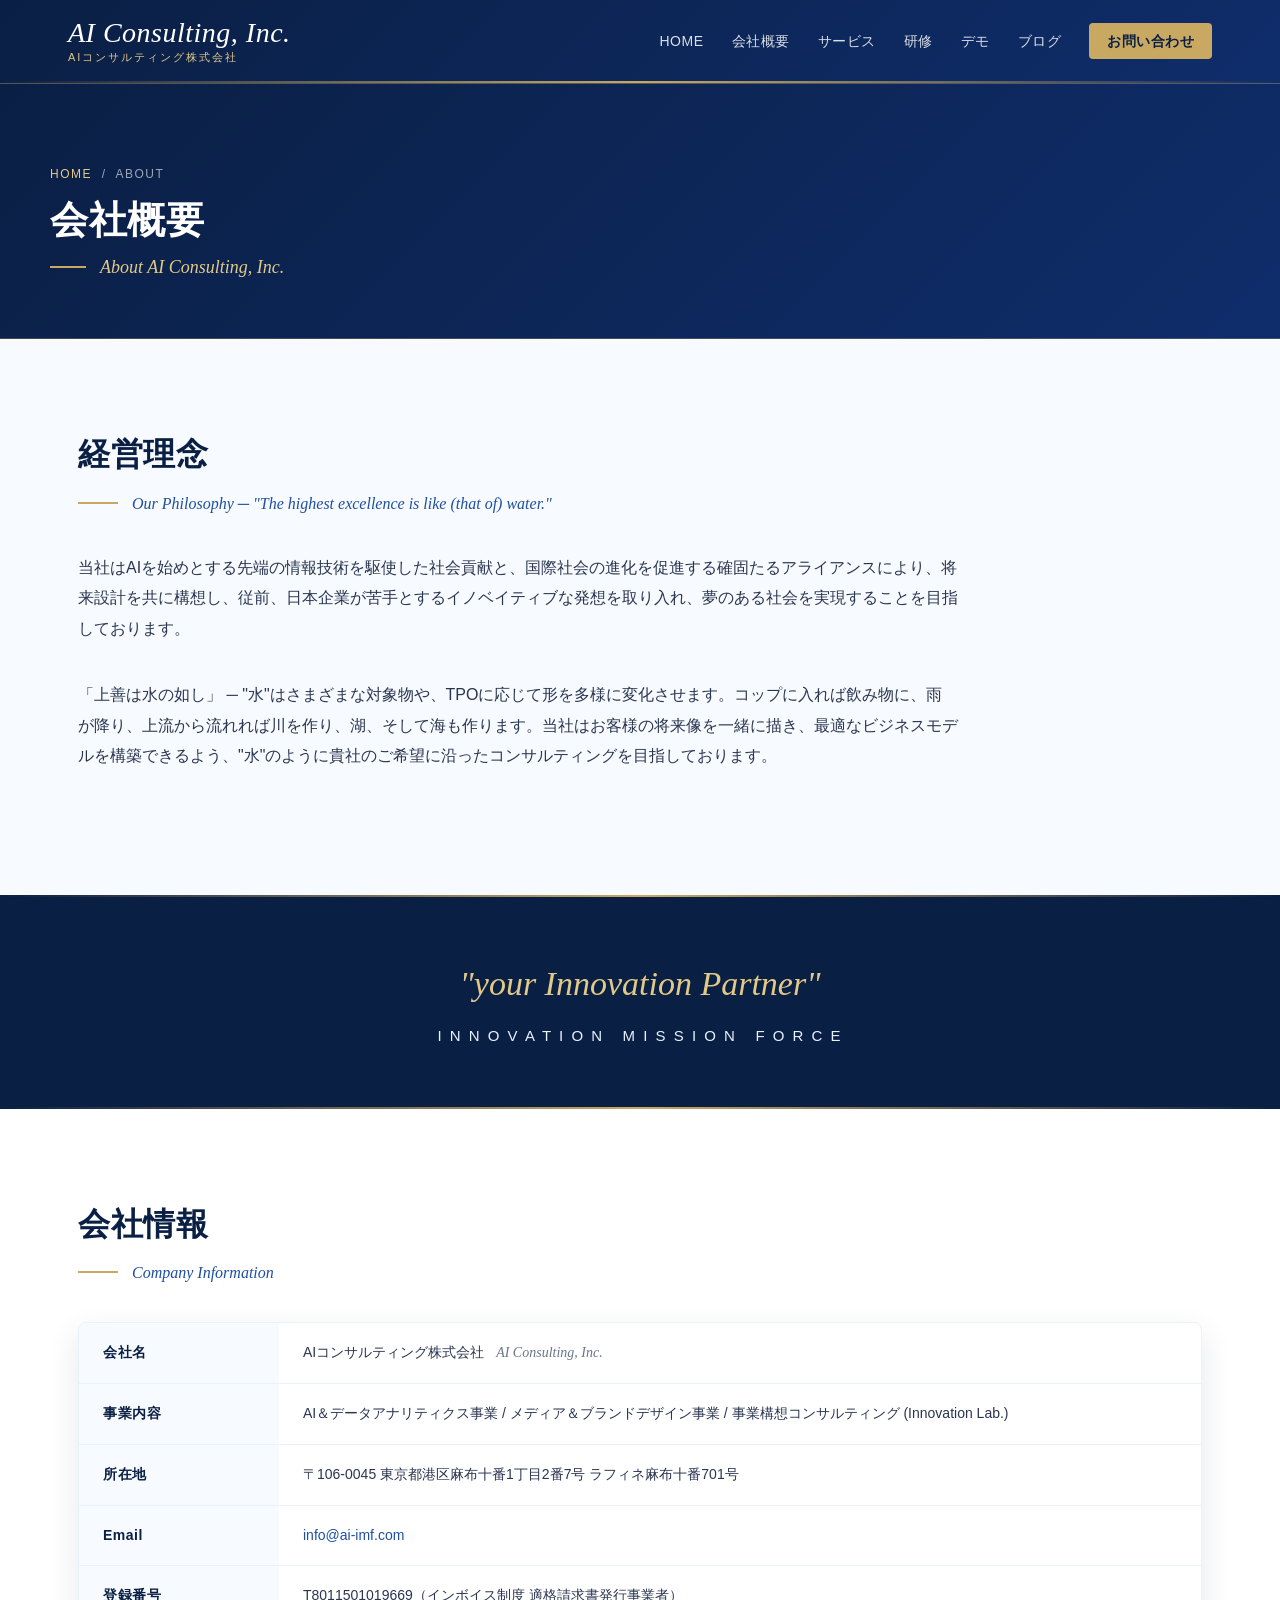
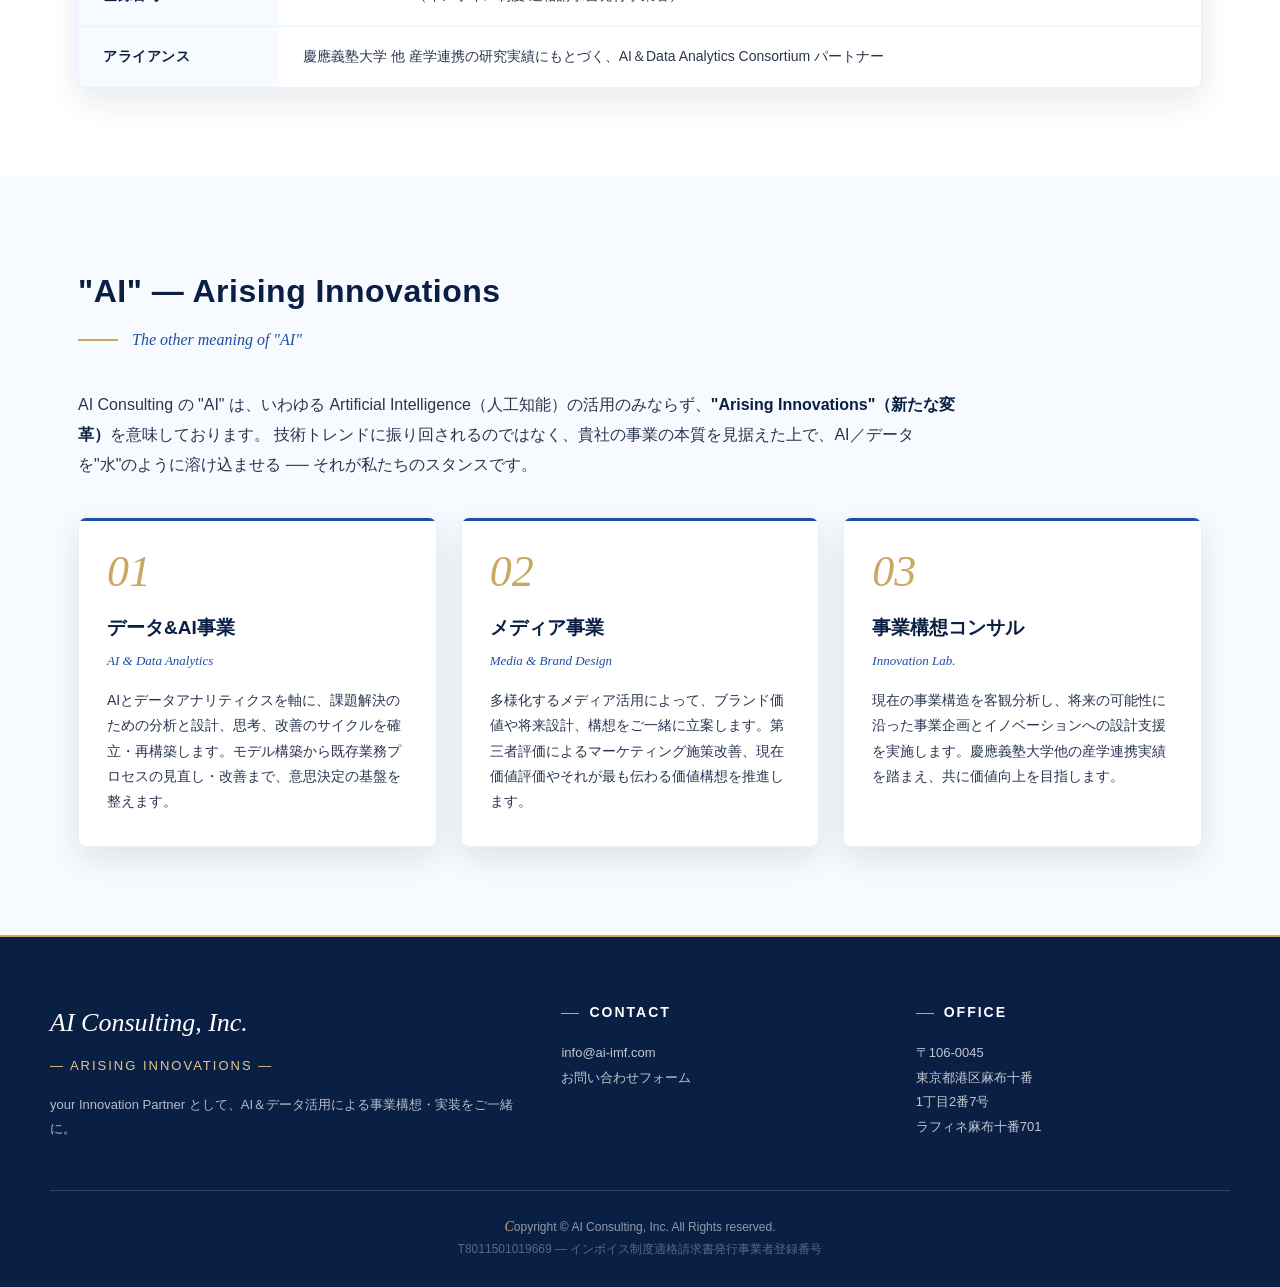
<file: about.html>
<!DOCTYPE html>
<html lang="ja">
<head>
<meta charset="UTF-8"><meta name="viewport" content="width=device-width,initial-scale=1">
<title>会社概要 | AI Consulting, Inc.</title>
<meta name="description" content="AIコンサルティング株式会社の会社概要・経営理念。AIとデータを核に、上善は水の如し ─ お客様の構想に最適なかたちで寄り添う Innovation Partner。">
<link rel="stylesheet" href="styles.css">
</head>
<body>
<header class="site-header"><div class="nav"><div class="brand"><span class="en">AI Consulting, Inc.</span><span class="jp">AIコンサルティング株式会社</span></div><ul><li><a href="index.html">HOME</a></li><li><a href="about.html">会社概要</a></li><li><a href="services.html">サービス</a></li><li><a href="https://claude-code-training-two.vercel.app/" target="_blank" rel="noopener">研修</a></li><li><a href="demos.html">デモ</a></li><li><a href="blog/index.html">ブログ</a></li><li><a href="contact.html" class="cta">お問い合わせ</a></li></ul></div></header>

<section class="page-hero"><div class="inner">
  <div class="crumbs"><a href="index.html">HOME</a> &nbsp;/&nbsp; ABOUT</div>
  <h1>会社概要</h1>
  <div class="en">About AI Consulting, Inc.</div>
</div></section>

<section class="section">
  <div class="container">
    <h2>経営理念</h2>
    <span class="en-sub">Our Philosophy ─ "The highest excellence is like (that of) water."</span>
    <p class="lead">
      当社はAIを始めとする先端の情報技術を駆使した社会貢献と、国際社会の進化を促進する確固たるアライアンスにより、将来設計を共に構想し、従前、日本企業が苦手とするイノベイティブな発想を取り入れ、夢のある社会を実現することを目指しております。
    </p>
    <p class="lead">
      「上善は水の如し」 ─ "水"はさまざまな対象物や、TPOに応じて形を多様に変化させます。コップに入れば飲み物に、雨が降り、上流から流れれば川を作り、湖、そして海も作ります。当社はお客様の将来像を一緒に描き、最適なビジネスモデルを構築できるよう、"水"のように貴社のご希望に沿ったコンサルティングを目指しております。
    </p>
  </div>
</section>

<section class="quote-band">
  <div class="q">"your Innovation Partner"</div>
  <div class="t">I N N O V A T I O N &nbsp; M I S S I O N &nbsp; F O R C E</div>
</section>

<section class="section alt">
  <div class="container">
    <h2>会社情報</h2>
    <span class="en-sub">Company Information</span>
    <div class="info-table">
      <dl>
        <dt>会社名</dt><dd>AIコンサルティング株式会社  <span style="color:var(--muted);font-family:var(--chancery);font-style:italic;margin-left:8px">AI Consulting, Inc.</span></dd>
        <dt>事業内容</dt><dd>AI＆データアナリティクス事業 / メディア＆ブランドデザイン事業 / 事業構想コンサルティング (Innovation Lab.)</dd>
        <dt>所在地</dt><dd>〒106-0045 東京都港区麻布十番1丁目2番7号 ラフィネ麻布十番701号</dd>
        <dt>Email</dt><dd><a href="mailto:info@ai-imf.com">info@ai-imf.com</a></dd>
        <dt>登録番号</dt><dd>T8011501019669（インボイス制度 適格請求書発行事業者）</dd>
        <dt>アライアンス</dt><dd>慶應義塾大学 他 産学連携の研究実績にもとづく、AI＆Data Analytics Consortium パートナー</dd>
      </dl>
    </div>
  </div>
</section>

<section class="section">
  <div class="container">
    <h2>"AI" — Arising Innovations</h2>
    <span class="en-sub">The other meaning of "AI"</span>
    <p class="lead">
      AI Consulting の "AI" は、いわゆる Artificial Intelligence（人工知能）の活用のみならず、<strong style="color:var(--navy)">"Arising Innovations"（新たな変革）</strong>を意味しております。
      技術トレンドに振り回されるのではなく、貴社の事業の本質を見据えた上で、AI／データを"水"のように溶け込ませる ── それが私たちのスタンスです。
    </p>
    <div class="cards">
      <div class="card">
        <span class="num">01</span>
        <h3>データ&amp;AI事業</h3>
        <span class="en">AI &amp; Data Analytics</span>
        <p>AIとデータアナリティクスを軸に、課題解決のための分析と設計、思考、改善のサイクルを確立・再構築します。モデル構築から既存業務プロセスの見直し・改善まで、意思決定の基盤を整えます。</p>
      </div>
      <div class="card">
        <span class="num">02</span>
        <h3>メディア事業</h3>
        <span class="en">Media &amp; Brand Design</span>
        <p>多様化するメディア活用によって、ブランド価値や将来設計、構想をご一緒に立案します。第三者評価によるマーケティング施策改善、現在価値評価やそれが最も伝わる価値構想を推進します。</p>
      </div>
      <div class="card">
        <span class="num">03</span>
        <h3>事業構想コンサル</h3>
        <span class="en">Innovation Lab.</span>
        <p>現在の事業構造を客観分析し、将来の可能性に沿った事業企画とイノベーションへの設計支援を実施します。慶應義塾大学他の産学連携実績を踏まえ、共に価値向上を目指します。</p>
      </div>
    </div>
  </div>
</section>

<footer class="site-footer"><div class="inner"><div class="brand-block"><span class="en">AI Consulting, Inc.</span><span class="jp">— ARISING INNOVATIONS —</span><p style="margin-top:14px;color:rgba(255,255,255,.7)">your Innovation Partner として、AI＆データ活用による事業構想・実装をご一緒に。</p></div><div><h4>CONTACT</h4><p>info@ai-imf.com</p><p><a href="contact.html">お問い合わせフォーム</a></p></div><div><h4>OFFICE</h4><p>〒106-0045<br>東京都港区麻布十番<br>1丁目2番7号<br>ラフィネ麻布十番701</p></div></div><div class="copy"><span class="c">C</span>opyright © AI Consulting, Inc.  All Rights reserved.<br><span style="opacity:.6">T8011501019669 — インボイス制度適格請求書発行事業者登録番号</span></div></footer>
</body>
</html>
</file>
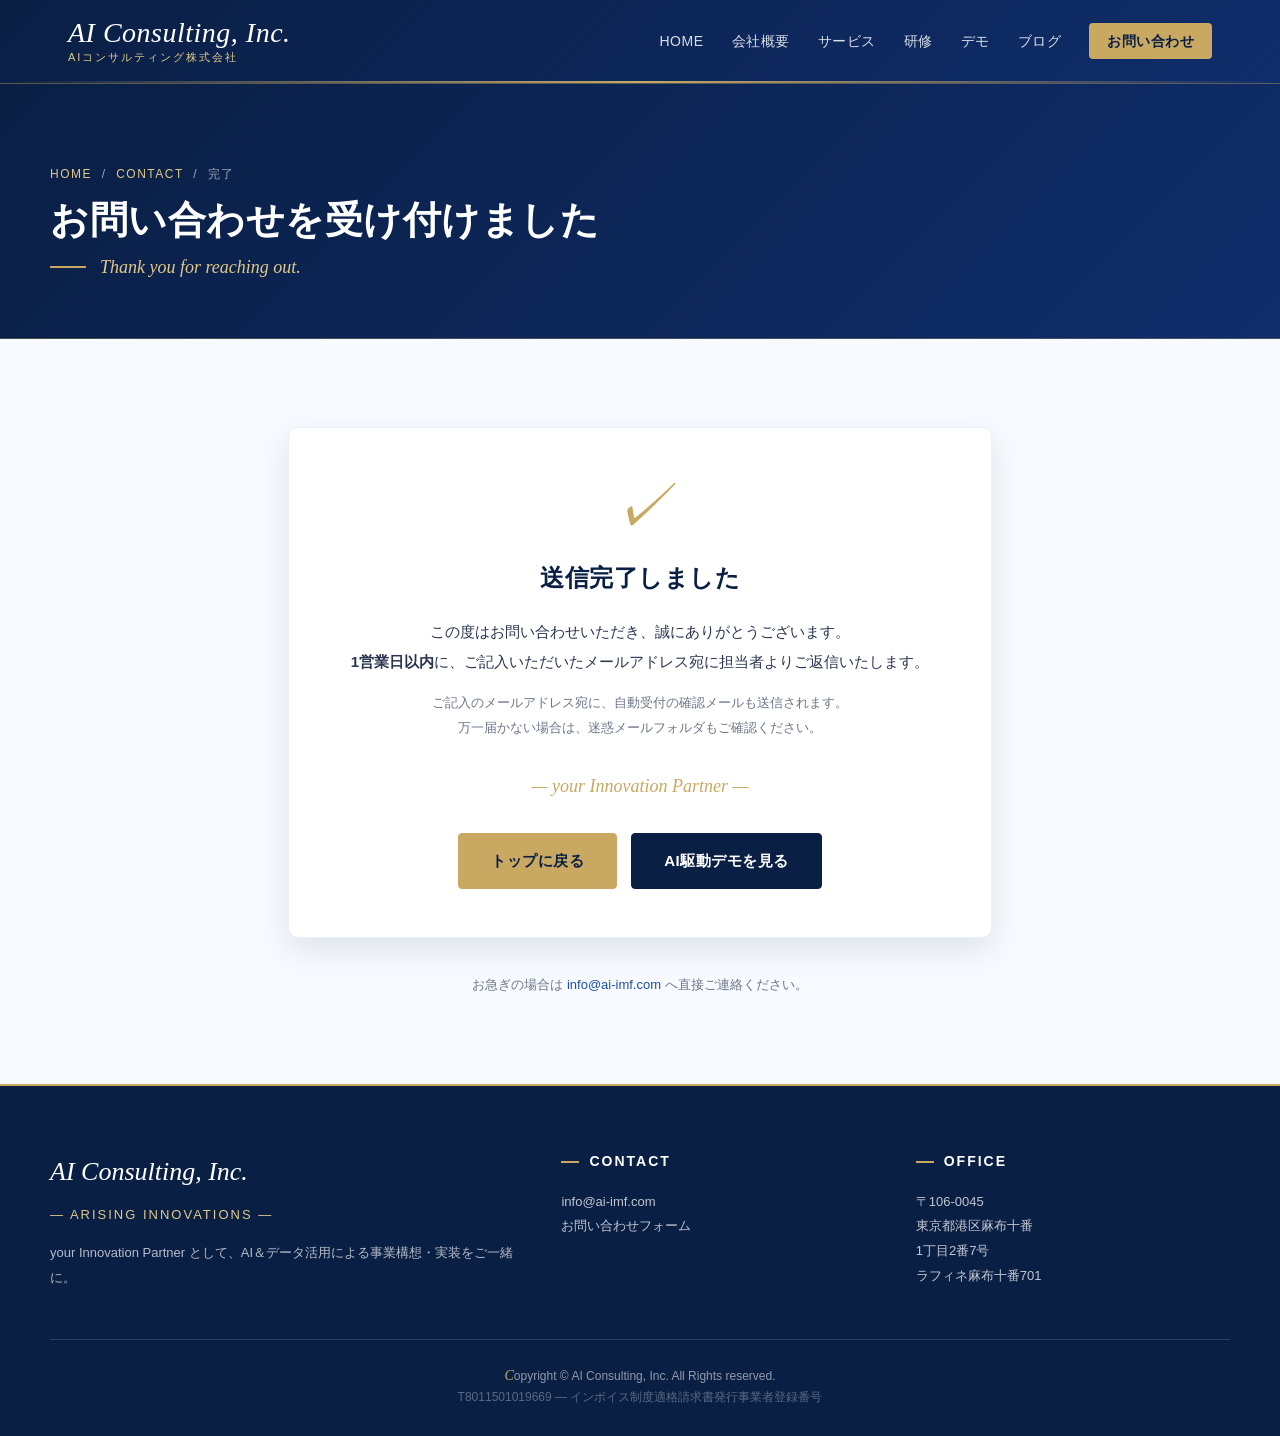
<file: contact-thanks.html>
<!DOCTYPE html>
<html lang="ja">
<head>
<meta charset="UTF-8"><meta name="viewport" content="width=device-width,initial-scale=1">
<title>お問い合わせ完了 | AI Consulting, Inc.</title>
<meta name="description" content="お問い合わせを受け付けました。1営業日以内に担当者よりご返信いたします。">
<meta name="robots" content="noindex">
<link rel="stylesheet" href="styles.css">
</head>
<body>

<header class="site-header"><div class="nav"><div class="brand"><span class="en">AI Consulting, Inc.</span><span class="jp">AIコンサルティング株式会社</span></div><ul><li><a href="index.html">HOME</a></li><li><a href="about.html">会社概要</a></li><li><a href="services.html">サービス</a></li><li><a href="https://claude-code-training-two.vercel.app/" target="_blank" rel="noopener">研修</a></li><li><a href="demos.html">デモ</a></li><li><a href="blog/index.html">ブログ</a></li><li><a href="contact.html" class="cta">お問い合わせ</a></li></ul></div></header>

<section class="page-hero"><div class="inner">
  <div class="crumbs"><a href="index.html">HOME</a> &nbsp;/&nbsp; <a href="contact.html">CONTACT</a> &nbsp;/&nbsp; 完了</div>
  <h1>お問い合わせを受け付けました</h1>
  <div class="en">Thank you for reaching out.</div>
</div></section>

<section class="section">
  <div class="container" style="max-width:760px">
    <div style="background:var(--white);border:1px solid var(--ice);border-radius:10px;padding:48px 40px;box-shadow:var(--shadow);text-align:center">
      <div style="font-family:var(--chancery);font-style:italic;color:var(--gold);font-size:64px;line-height:1;margin-bottom:18px">✓</div>
      <h2 style="color:var(--navy);font-size:24px;margin-bottom:18px;font-weight:700">送信完了しました</h2>
      <p style="color:var(--body);font-size:15px;line-height:2;margin-bottom:14px">
        この度はお問い合わせいただき、誠にありがとうございます。<br>
        <strong>1営業日以内</strong>に、ご記入いただいたメールアドレス宛に担当者よりご返信いたします。
      </p>
      <p style="color:var(--muted);font-size:13px;line-height:1.9;margin-bottom:30px">
        ご記入のメールアドレス宛に、自動受付の確認メールも送信されます。<br>
        万一届かない場合は、迷惑メールフォルダもご確認ください。
      </p>
      <p style="font-family:var(--chancery);font-style:italic;color:var(--gold);font-size:18px;margin-bottom:32px">
        — your Innovation Partner —
      </p>
      <div style="display:flex;gap:14px;justify-content:center;flex-wrap:wrap">
        <a href="index.html" class="btn gold">トップに戻る</a>
        <a href="demos.html" class="btn">AI駆動デモを見る</a>
      </div>
    </div>

    <p style="text-align:center;margin-top:36px;color:var(--muted);font-size:13px">
      お急ぎの場合は <a href="mailto:info@ai-imf.com">info@ai-imf.com</a> へ直接ご連絡ください。
    </p>
  </div>
</section>

<footer class="site-footer"><div class="inner"><div class="brand-block"><span class="en">AI Consulting, Inc.</span><span class="jp">— ARISING INNOVATIONS —</span><p style="margin-top:14px;color:rgba(255,255,255,.7)">your Innovation Partner として、AI＆データ活用による事業構想・実装をご一緒に。</p></div><div><h4>CONTACT</h4><p><a href="mailto:info@ai-imf.com">info@ai-imf.com</a></p><p><a href="contact.html">お問い合わせフォーム</a></p></div><div><h4>OFFICE</h4><p>〒106-0045<br>東京都港区麻布十番<br>1丁目2番7号<br>ラフィネ麻布十番701</p></div></div><div class="copy"><span class="c">C</span>opyright © AI Consulting, Inc.  All Rights reserved.<br><span style="opacity:.6">T8011501019669 — インボイス制度適格請求書発行事業者登録番号</span></div></footer>

</body>
</html>
</file>
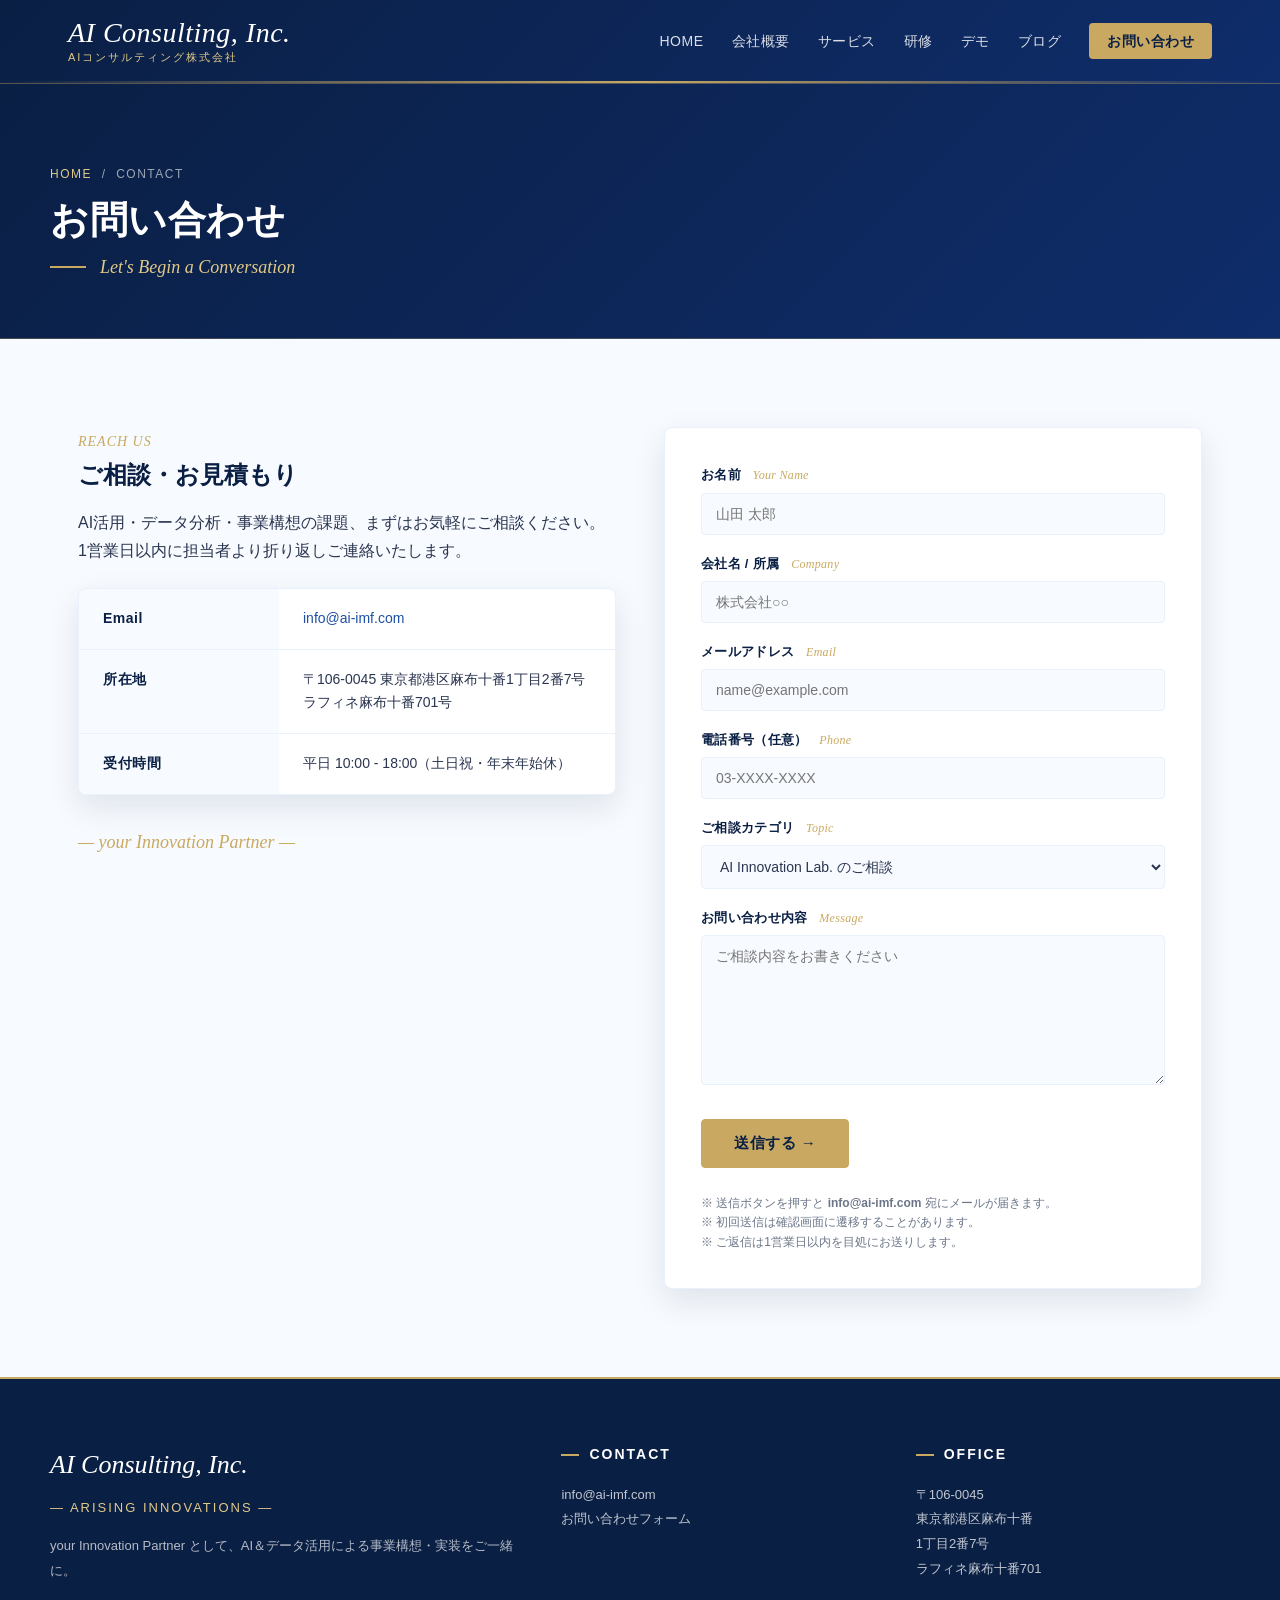
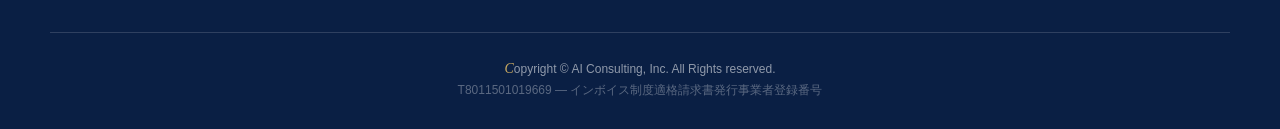
<file: contact.html>
<!DOCTYPE html>
<html lang="ja">
<head>
<meta charset="UTF-8"><meta name="viewport" content="width=device-width,initial-scale=1">
<title>お問い合わせ | AI Consulting, Inc.</title>
<meta name="description" content="AIコンサルティング株式会社へのお問い合わせ。AI活用・データ分析・事業構想の課題、まずはお気軽にご相談ください。">
<link rel="stylesheet" href="styles.css">
</head>
<body>
<header class="site-header"><div class="nav"><div class="brand"><span class="en">AI Consulting, Inc.</span><span class="jp">AIコンサルティング株式会社</span></div><ul><li><a href="index.html">HOME</a></li><li><a href="about.html">会社概要</a></li><li><a href="services.html">サービス</a></li><li><a href="https://claude-code-training-two.vercel.app/" target="_blank" rel="noopener">研修</a></li><li><a href="demos.html">デモ</a></li><li><a href="blog/index.html">ブログ</a></li><li><a href="contact.html" class="cta">お問い合わせ</a></li></ul></div></header>

<section class="page-hero"><div class="inner">
  <div class="crumbs"><a href="index.html">HOME</a> &nbsp;/&nbsp; CONTACT</div>
  <h1>お問い合わせ</h1>
  <div class="en">Let's Begin a Conversation</div>
</div></section>

<section class="section">
  <div class="container">
    <div class="split">
      <div>
        <span class="label">REACH US</span>
        <h3>ご相談・お見積もり</h3>
        <p style="margin-bottom:24px;">
          AI活用・データ分析・事業構想の課題、まずはお気軽にご相談ください。
          1営業日以内に担当者より折り返しご連絡いたします。
        </p>
        <div class="info-table" style="margin-top:18px">
          <dl>
            <dt>Email</dt><dd><a href="mailto:info@ai-imf.com">info@ai-imf.com</a></dd>
            <dt>所在地</dt><dd>〒106-0045 東京都港区麻布十番1丁目2番7号<br>ラフィネ麻布十番701号</dd>
            <dt>受付時間</dt><dd>平日 10:00 - 18:00（土日祝・年末年始休）</dd>
          </dl>
        </div>
        <p style="margin-top:32px;font-family:var(--chancery);font-style:italic;color:var(--gold);font-size:18px">
          — your Innovation Partner —
        </p>
      </div>

      <div class="form-card">
        <form action="https://formsubmit.co/info@ai-imf.com" method="POST" id="contactForm">
          <!-- Formsubmit configuration -->
          <input type="hidden" name="_subject" value="【ai-imf.com】お問い合わせがありました">
          <input type="hidden" name="_template" value="table">
          <input type="hidden" name="_captcha" value="false">
          <input type="hidden" name="_next" value="https://www.ai-imf.com/contact-thanks.html">
          <input type="hidden" name="_autoresponse" value="お問い合わせありがとうございます。AIコンサルティング株式会社 (info@ai-imf.com) です。1営業日以内に担当者よりご返信いたします。今しばらくお待ちください。">
          <!-- Honeypot anti-spam -->
          <input type="text" name="_honey" style="display:none" tabindex="-1" autocomplete="off">

          <div class="form-grid">
            <div>
              <label>お名前 <span class="en">Your Name</span></label>
              <input type="text" name="お名前" required placeholder="山田 太郎">
            </div>
            <div>
              <label>会社名 / 所属 <span class="en">Company</span></label>
              <input type="text" name="会社名" placeholder="株式会社○○">
            </div>
            <div>
              <label>メールアドレス <span class="en">Email</span></label>
              <input type="email" name="email" required placeholder="name@example.com">
            </div>
            <div>
              <label>電話番号（任意） <span class="en">Phone</span></label>
              <input type="tel" name="電話番号" placeholder="03-XXXX-XXXX">
            </div>
            <div>
              <label>ご相談カテゴリ <span class="en">Topic</span></label>
              <select name="ご相談カテゴリ">
                <option>AI Innovation Lab. のご相談</option>
                <option>Claude Code 研修のご相談</option>
                <option>IX / DX Analyzer のご相談</option>
                <option>データ分析・PoC / MVPのご相談</option>
                <option>Innovation Lab. Design 設計</option>
                <option>登壇・取材・パートナーシップ</option>
                <option>その他</option>
              </select>
            </div>
            <div>
              <label>お問い合わせ内容 <span class="en">Message</span></label>
              <textarea name="お問い合わせ内容" required placeholder="ご相談内容をお書きください" rows="6"></textarea>
            </div>
            <div style="margin-top:8px">
              <button type="submit" class="btn gold" id="submitBtn">送信する →</button>
            </div>
            <p style="font-size:12px;color:var(--muted);margin-top:8px;line-height:1.6">
              ※ 送信ボタンを押すと <strong>info@ai-imf.com</strong> 宛にメールが届きます。<br>
              ※ 初回送信は確認画面に遷移することがあります。<br>
              ※ ご返信は1営業日以内を目処にお送りします。
            </p>
          </div>
        </form>
      </div>
    </div>
  </div>
</section>

<footer class="site-footer"><div class="inner"><div class="brand-block"><span class="en">AI Consulting, Inc.</span><span class="jp">— ARISING INNOVATIONS —</span><p style="margin-top:14px;color:rgba(255,255,255,.7)">your Innovation Partner として、AI＆データ活用による事業構想・実装をご一緒に。</p></div><div><h4>CONTACT</h4><p>info@ai-imf.com</p><p><a href="contact.html">お問い合わせフォーム</a></p></div><div><h4>OFFICE</h4><p>〒106-0045<br>東京都港区麻布十番<br>1丁目2番7号<br>ラフィネ麻布十番701</p></div></div><div class="copy"><span class="c">C</span>opyright © AI Consulting, Inc.  All Rights reserved.<br><span style="opacity:.6">T8011501019669 — インボイス制度適格請求書発行事業者登録番号</span></div></footer>
</body>
</html>
</file>
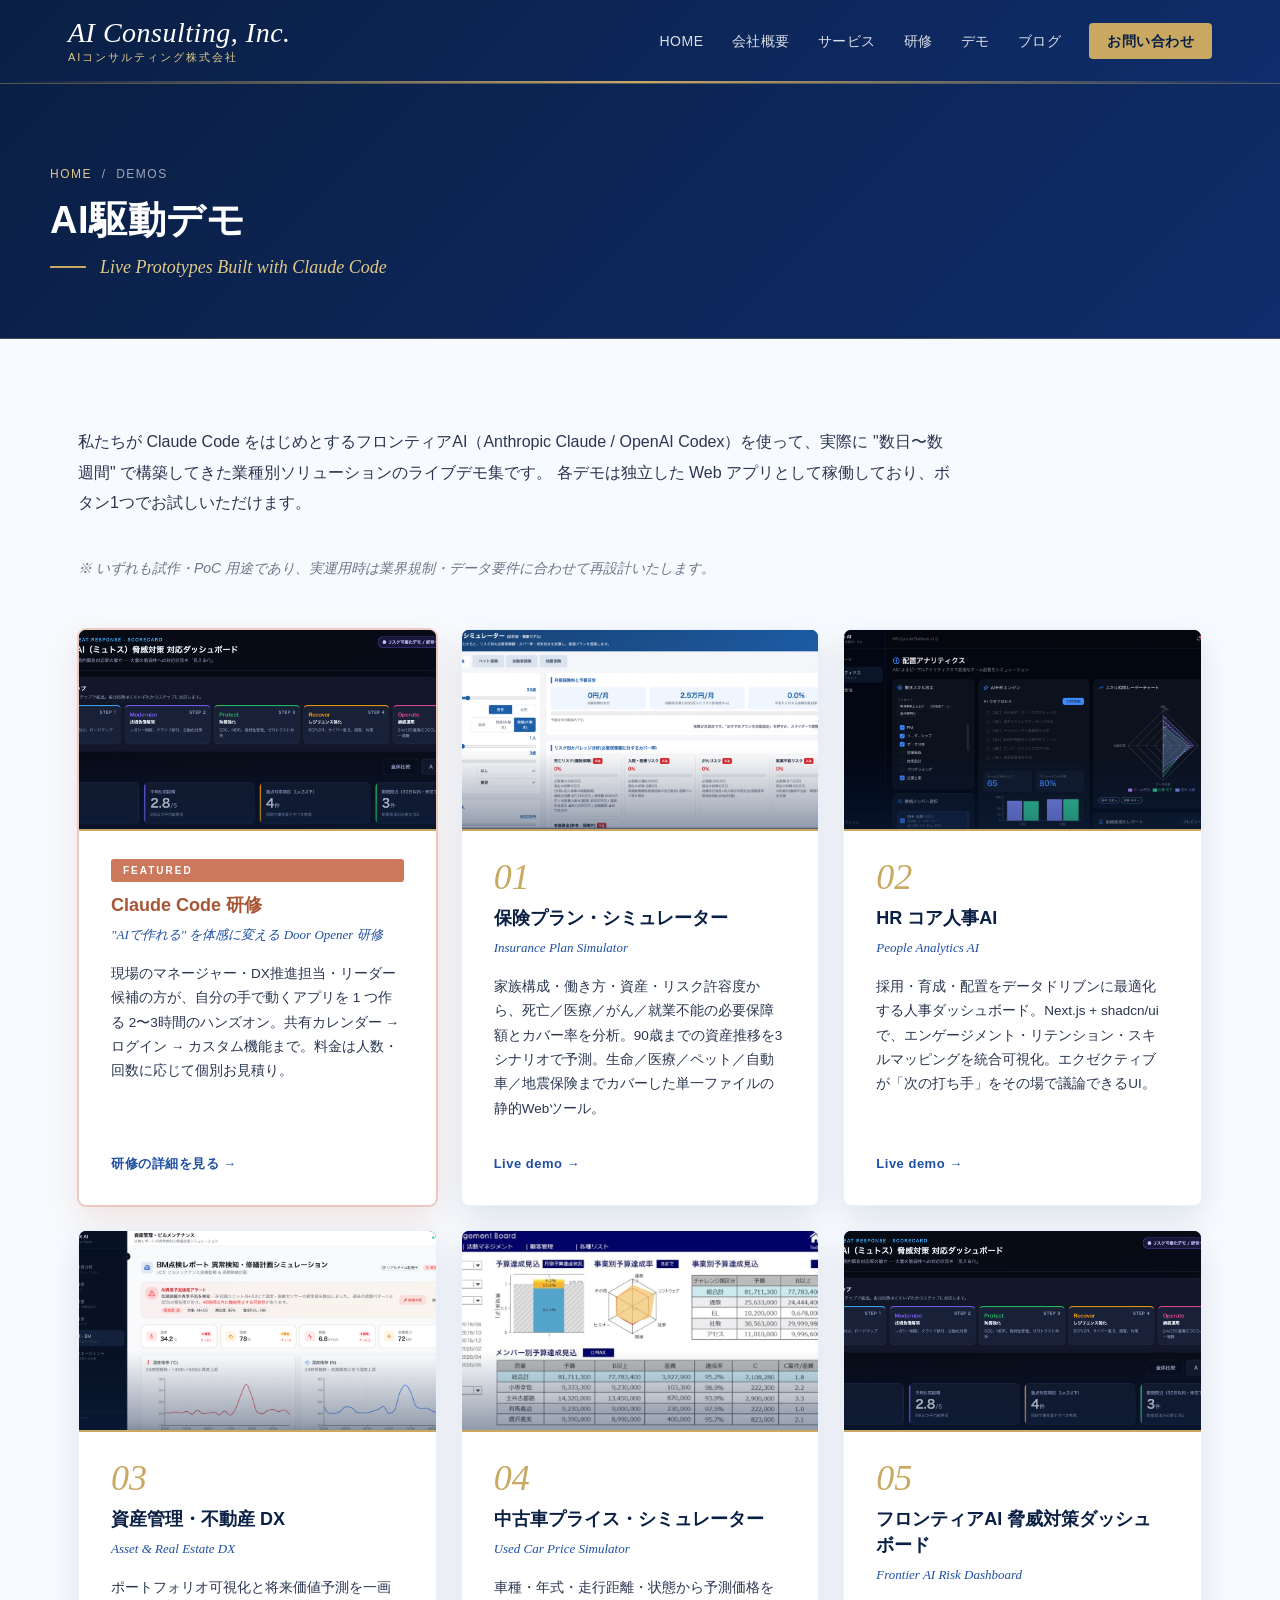
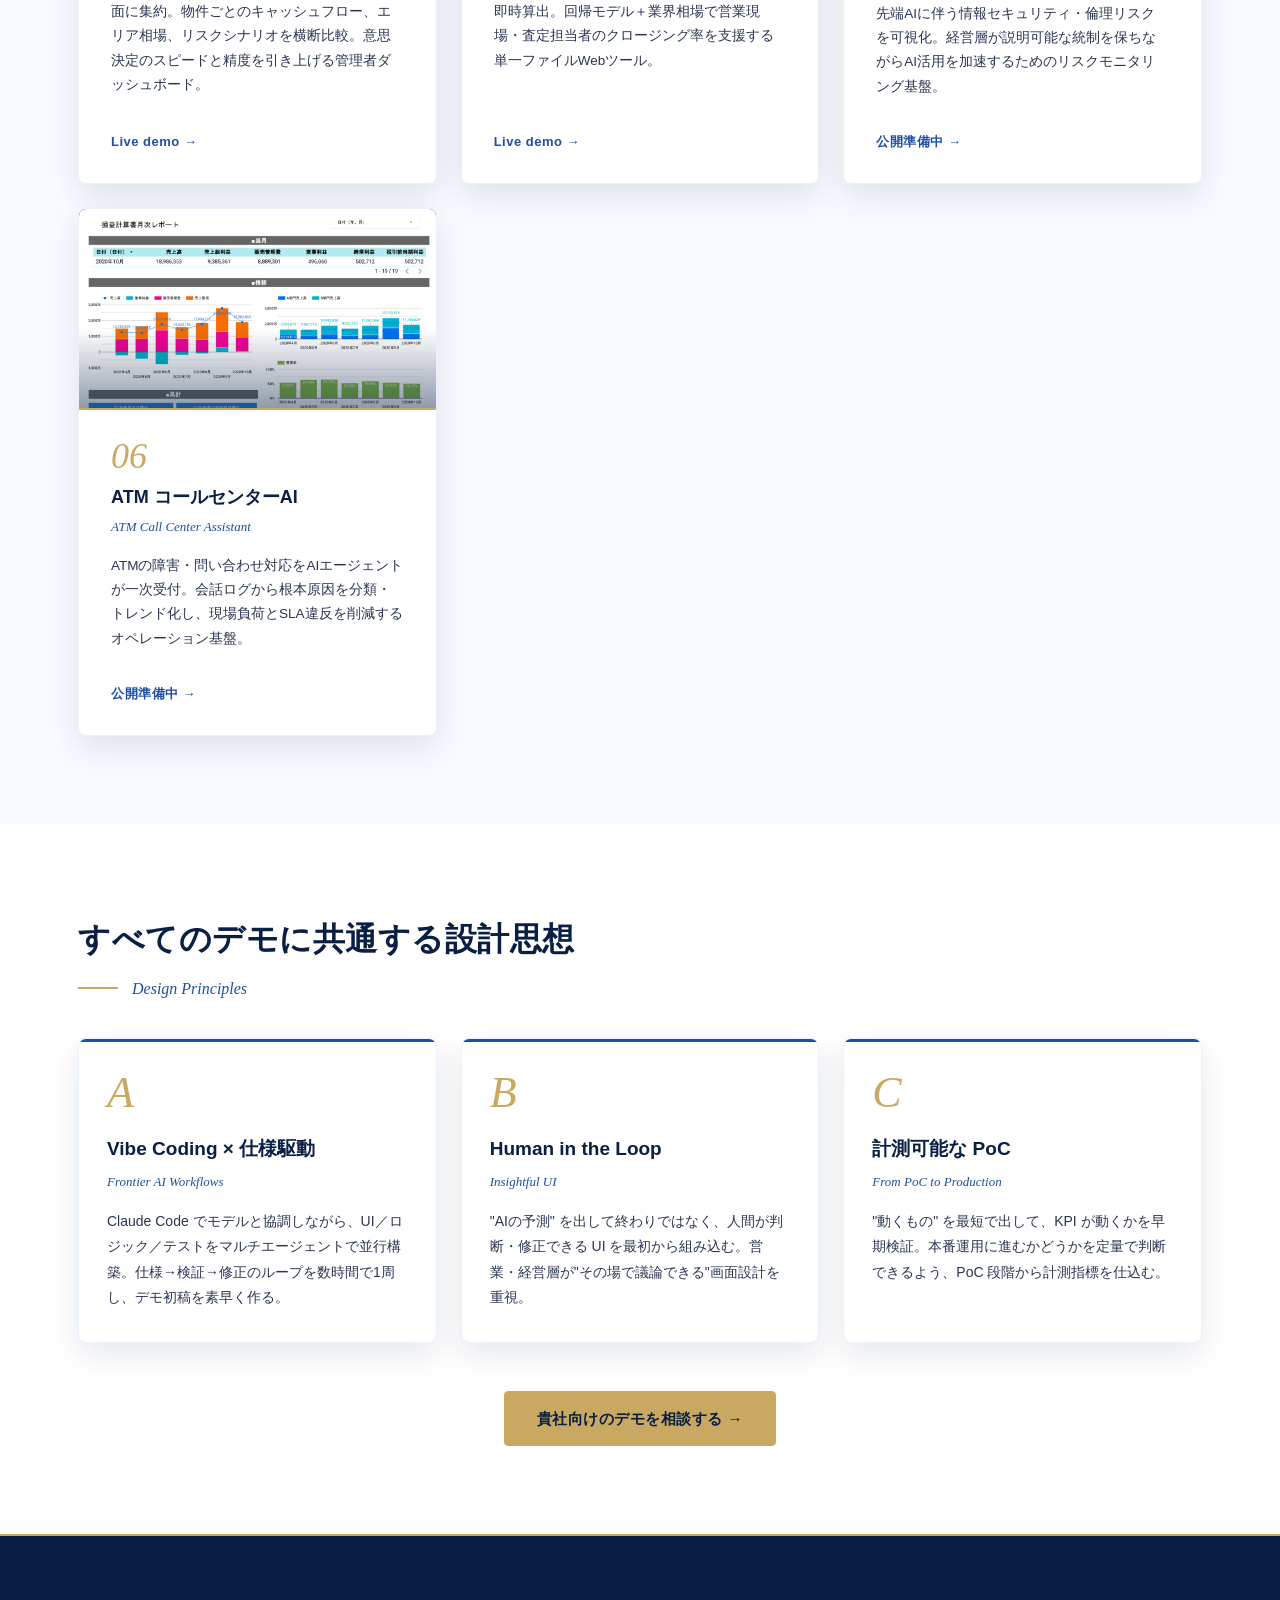
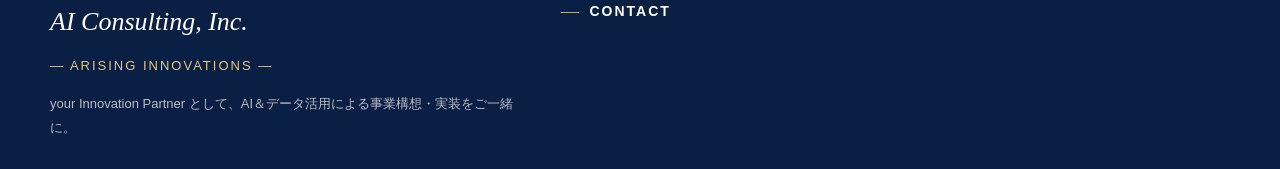
<file: demos.html>
<!DOCTYPE html>
<html lang="ja">
<head>
<meta charset="UTF-8">
<meta name="viewport" content="width=device-width,initial-scale=1">
<title>AI駆動デモ | AI Consulting, Inc.</title>
<meta name="description" content="AIコンサルティング株式会社が Claude Code 等の AI 駆動開発で構築した、業種別シミュレーター・ダッシュボードのライブデモ集。">
<link rel="stylesheet" href="styles.css">
</head>
<body>

<header class="site-header"><div class="nav">
  <div class="brand">
    <span class="en">AI Consulting, Inc.</span>
    <span class="jp">AIコンサルティング株式会社</span>
  </div>
  <ul>
    <li><a href="index.html">HOME</a></li>
    <li><a href="about.html">会社概要</a></li>
    <li><a href="services.html">サービス</a></li>
    <li><a href="https://claude-code-training-two.vercel.app/" target="_blank" rel="noopener">研修</a></li>
    <li><a href="demos.html">デモ</a></li>
    <li><a href="blog/index.html">ブログ</a></li>
    <li><a href="contact.html" class="cta">お問い合わせ</a></li>
  </ul>
</div></header>

<section class="page-hero"><div class="inner">
  <div class="crumbs"><a href="index.html">HOME</a> &nbsp;/&nbsp; DEMOS</div>
  <h1>AI駆動デモ</h1>
  <div class="en">Live Prototypes Built with Claude Code</div>
</div></section>

<section class="section">
  <div class="container">
    <p class="lead">
      私たちが Claude Code をはじめとするフロンティアAI（Anthropic Claude / OpenAI Codex）を使って、実際に "数日〜数週間" で構築してきた業種別ソリューションのライブデモ集です。
      各デモは独立した Web アプリとして稼働しており、ボタン1つでお試しいただけます。
    </p>
    <p class="lead" style="font-style:italic;color:var(--muted);font-size:14px">
      ※ いずれも試作・PoC 用途であり、実運用時は業界規制・データ要件に合わせて再設計いたします。
    </p>

    <!-- ===== Demo thumbnail grid ===== -->
    <div class="cards demo-cards-img" style="margin-top:48px">

      <a class="card demo-card has-thumb featured-demo" href="https://claude-code-training-two.vercel.app/" target="_blank" rel="noopener">
        <div class="demo-thumb"><img src="img/brain-ai.png" alt="Claude Code 研修"></div>
        <div class="demo-card-body">
          <span class="featured-tag">FEATURED</span>
          <h3>Claude Code 研修</h3>
          <span class="en">"AIで作れる" を体感に変える Door Opener 研修</span>
          <p>現場のマネージャー・DX推進担当・リーダー候補の方が、自分の手で動くアプリを 1 つ作る 2〜3時間のハンズオン。共有カレンダー → ログイン → カスタム機能まで。料金は人数・回数に応じて個別お見積り。</p>
          <span class="demo-cta">研修の詳細を見る →</span>
        </div>
      </a>

      <a class="card demo-card has-thumb" href="https://insurance-simulator-tawny.vercel.app" target="_blank" rel="noopener">
        <div class="demo-thumb"><img src="img/dashboard-insurance.png" alt="保険プラン・シミュレーター"></div>
        <div class="demo-card-body">
          <span class="num">01</span>
          <h3>保険プラン・シミュレーター</h3>
          <span class="en">Insurance Plan Simulator</span>
          <p>家族構成・働き方・資産・リスク許容度から、死亡／医療／がん／就業不能の必要保障額とカバー率を分析。90歳までの資産推移を3シナリオで予測。生命／医療／ペット／自動車／地震保険までカバーした単一ファイルの静的Webツール。</p>
          <span class="demo-cta">Live demo →</span>
        </div>
      </a>

      <a class="card demo-card has-thumb" href="https://hr-core-ai-app.vercel.app" target="_blank" rel="noopener">
        <div class="demo-thumb"><img src="img/dashboard-hr.png" alt="HRコア人事AI"></div>
        <div class="demo-card-body">
          <span class="num">02</span>
          <h3>HR コア人事AI</h3>
          <span class="en">People Analytics AI</span>
          <p>採用・育成・配置をデータドリブンに最適化する人事ダッシュボード。Next.js + shadcn/uiで、エンゲージメント・リテンション・スキルマッピングを統合可視化。エクゼクティブが「次の打ち手」をその場で議論できるUI。</p>
          <span class="demo-cta">Live demo →</span>
        </div>
      </a>

      <a class="card demo-card has-thumb" href="https://realestate-demo-hub.vercel.app" target="_blank" rel="noopener">
        <div class="demo-thumb"><img src="img/dashboard-realestate.png" alt="不動産DX"></div>
        <div class="demo-card-body">
          <span class="num">03</span>
          <h3>資産管理・不動産 DX</h3>
          <span class="en">Asset &amp; Real Estate DX</span>
          <p>ポートフォリオ可視化と将来価値予測を一画面に集約。物件ごとのキャッシュフロー、エリア相場、リスクシナリオを横断比較。意思決定のスピードと精度を引き上げる管理者ダッシュボード。</p>
          <span class="demo-cta">Live demo →</span>
        </div>
      </a>

      <a class="card demo-card has-thumb" href="https://car-price-simulator.vercel.app" target="_blank" rel="noopener">
        <div class="demo-thumb"><img src="img/dashboard-sales.png" alt="中古車プライス・シミュレーター"></div>
        <div class="demo-card-body">
          <span class="num">04</span>
          <h3>中古車プライス・シミュレーター</h3>
          <span class="en">Used Car Price Simulator</span>
          <p>車種・年式・走行距離・状態から予測価格を即時算出。回帰モデル＋業界相場で営業現場・査定担当者のクロージング率を支援する単一ファイルWebツール。</p>
          <span class="demo-cta">Live demo →</span>
        </div>
      </a>

      <a class="card demo-card has-thumb" href="#" onclick="alert('Frontier AI ダッシュボードは現在準備中です。ご興味があれば info@ai-imf.com までご連絡ください。');return false;">
        <div class="demo-thumb"><img src="img/brain-ai.png" alt="フロンティアAI 脅威対策ダッシュボード"></div>
        <div class="demo-card-body">
          <span class="num">05</span>
          <h3>フロンティアAI 脅威対策ダッシュボード</h3>
          <span class="en">Frontier AI Risk Dashboard</span>
          <p>先端AIに伴う情報セキュリティ・倫理リスクを可視化。経営層が説明可能な統制を保ちながらAI活用を加速するためのリスクモニタリング基盤。</p>
          <span class="demo-cta">公開準備中 →</span>
        </div>
      </a>

      <a class="card demo-card has-thumb" href="#" onclick="alert('ATM コールセンターAIは現在準備中です。ご興味があれば info@ai-imf.com までご連絡ください。');return false;">
        <div class="demo-thumb"><img src="img/dashboard-pl.png" alt="ATMコールセンターAI"></div>
        <div class="demo-card-body">
          <span class="num">06</span>
          <h3>ATM コールセンターAI</h3>
          <span class="en">ATM Call Center Assistant</span>
          <p>ATMの障害・問い合わせ対応をAIエージェントが一次受付。会話ログから根本原因を分類・トレンド化し、現場負荷とSLA違反を削減するオペレーション基盤。</p>
          <span class="demo-cta">公開準備中 →</span>
        </div>
      </a>

    </div>
  </div>
</section>

<section class="section alt">
  <div class="container">
    <h2>すべてのデモに共通する設計思想</h2>
    <span class="en-sub">Design Principles</span>

    <div class="cards" style="margin-top:32px">
      <div class="card">
        <span class="num">A</span>
        <h3>Vibe Coding × 仕様駆動</h3>
        <span class="en">Frontier AI Workflows</span>
        <p>Claude Code でモデルと協調しながら、UI／ロジック／テストをマルチエージェントで並行構築。仕様→検証→修正のループを数時間で1周し、デモ初稿を素早く作る。</p>
      </div>
      <div class="card">
        <span class="num">B</span>
        <h3>Human in the Loop</h3>
        <span class="en">Insightful UI</span>
        <p>"AIの予測" を出して終わりではなく、人間が判断・修正できる UI を最初から組み込む。営業・経営層が"その場で議論できる"画面設計を重視。</p>
      </div>
      <div class="card">
        <span class="num">C</span>
        <h3>計測可能な PoC</h3>
        <span class="en">From PoC to Production</span>
        <p>"動くもの" を最短で出して、KPI が動くかを早期検証。本番運用に進むかどうかを定量で判断できるよう、PoC 段階から計測指標を仕込む。</p>
      </div>
    </div>

    <div style="text-align:center;margin-top:48px">
      <a href="contact.html" class="btn gold">貴社向けのデモを相談する →</a>
    </div>
  </div>
</section>

<footer class="site-footer">
  <div class="inner">
    <div class="brand-block">
      <span class="en">AI Consulting, Inc.</span>
      <span class="jp">— ARISING INNOVATIONS —</span>
      <p style="margin-top:14px;color:rgba(255,255,255,.7)">your Innovation Partner として、AI＆データ活用による事業構想・実装をご一緒に。</p>
    </div>
    <div>
      <h4>CONTACT</h4>
</file>
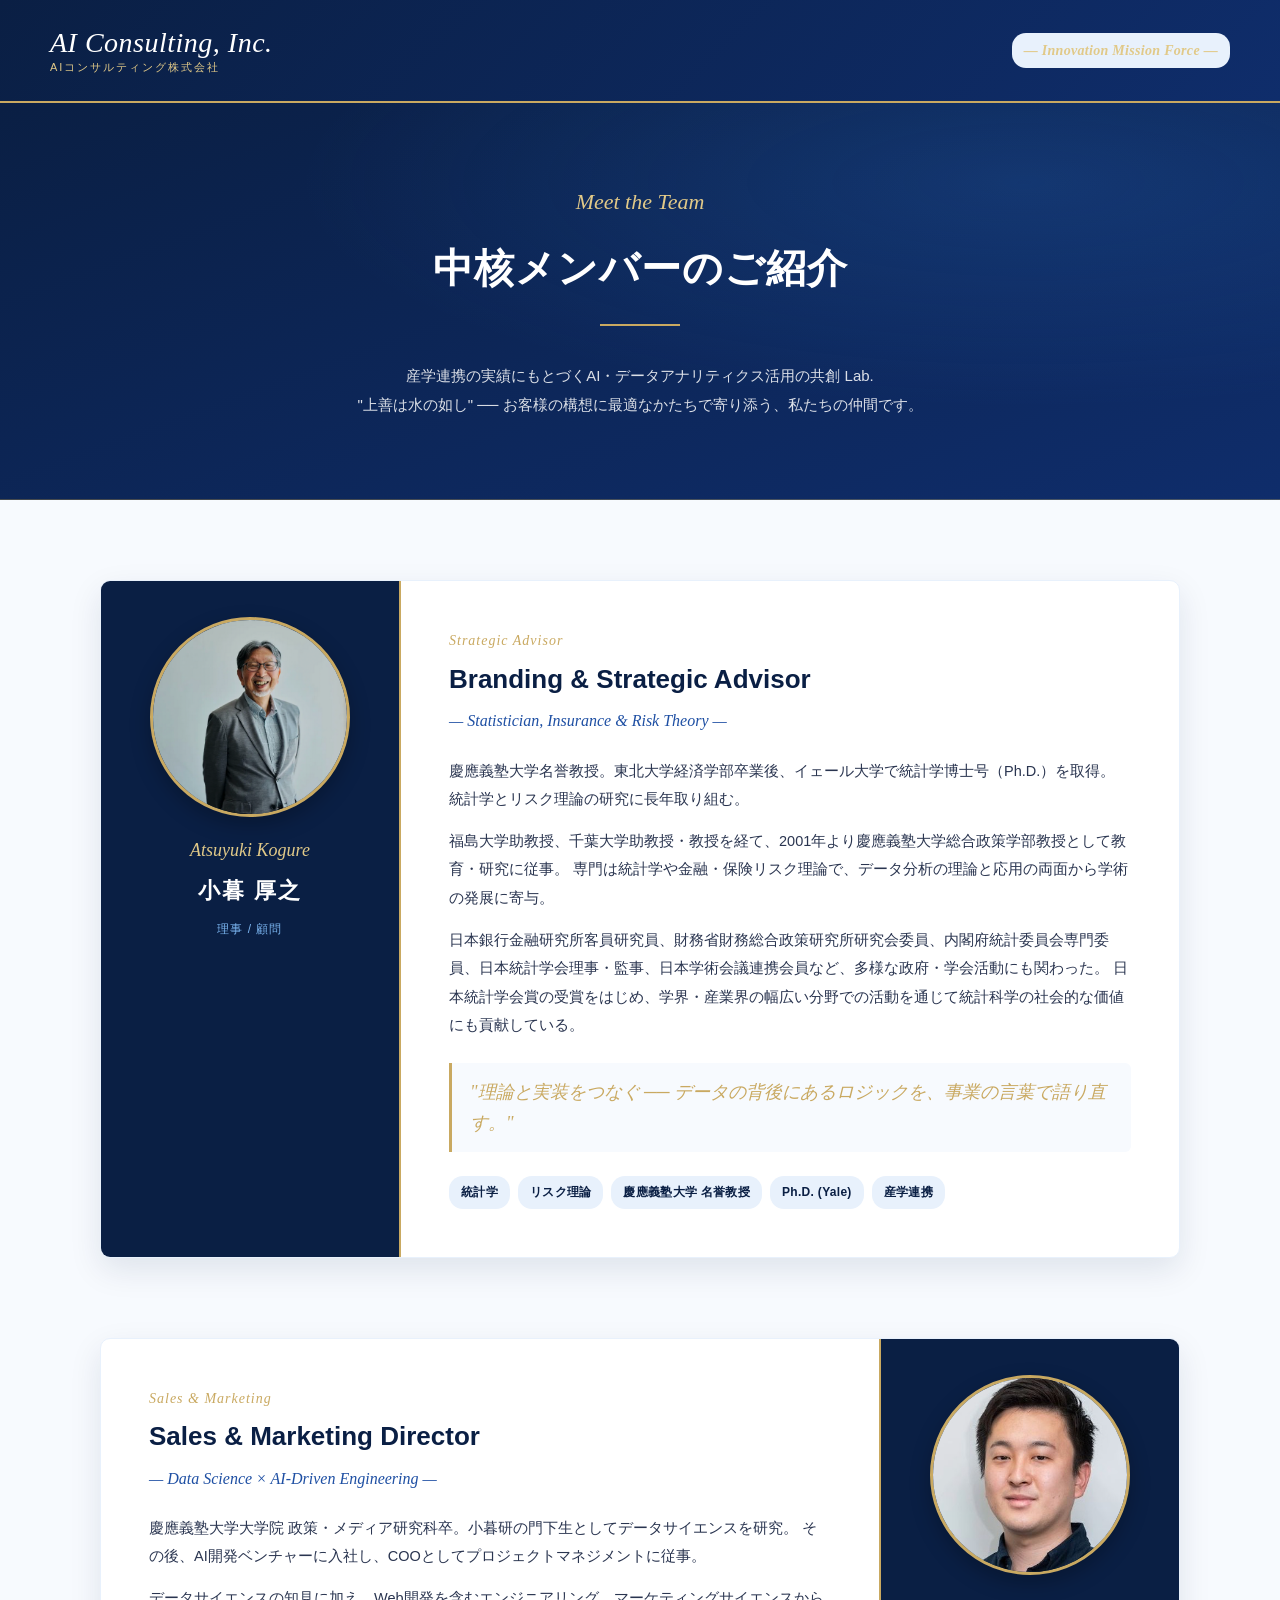
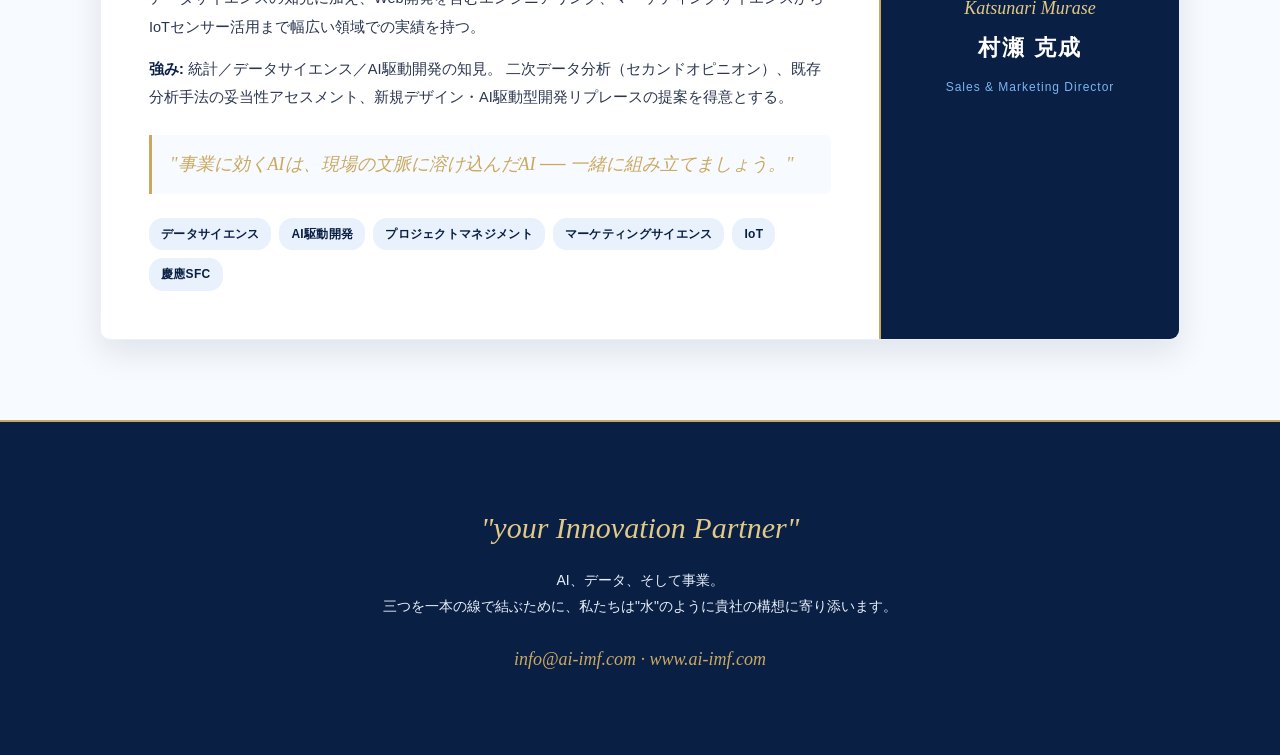
<file: introduction.html>
<!DOCTYPE html>
<html lang="ja">
<head>
<meta charset="UTF-8"><meta name="viewport" content="width=device-width,initial-scale=1">
<title>Introduction — AI Consulting, Inc.</title>
<meta name="robots" content="noindex,nofollow">
<meta name="description" content="AIコンサルティング株式会社 中核メンバーのご紹介。">
<link rel="stylesheet" href="styles.css">
<style>
  /* Simpler header for unlinked page */
  .quiet-header{background:linear-gradient(135deg,var(--navy) 0%,var(--navy-mid) 100%);color:#fff;padding:28px;border-bottom:2px solid var(--gold)}
  .quiet-header .inner{max-width:1180px;margin:0 auto;display:flex;justify-content:space-between;align-items:center;gap:24px}
  .quiet-header .brand .en{font-family:var(--chancery);font-style:italic;font-size:28px;color:#fff}
  .quiet-header .brand .jp{font-size:11px;color:var(--gold-light);letter-spacing:2px;display:block;margin-top:2px}
  .quiet-header .tag{font-family:var(--chancery);font-style:italic;color:var(--gold-light);font-size:14px}

  .intro-hero{
    background:
      radial-gradient(ellipse at 80% 20%, rgba(46,120,210,.20), transparent 50%),
      linear-gradient(160deg,var(--navy) 0%,var(--navy-mid) 100%);
    color:#fff;padding:80px 28px;text-align:center;border-bottom:1px solid rgba(201,169,97,.3);
  }
  .intro-hero h1{font-family:var(--jp);font-size:40px;font-weight:700;letter-spacing:1px;margin-bottom:8px}
  .intro-hero .en{font-family:var(--chancery);font-style:italic;color:var(--gold-light);font-size:22px;margin-bottom:14px;display:block}
  .intro-hero .accent{display:inline-block;width:80px;height:2px;background:var(--gold);margin:14px auto}
  .intro-hero p{font-size:15px;color:rgba(255,255,255,.85);max-width:740px;margin:14px auto 0;line-height:1.9}

  .profile{padding:80px 28px}
  .profile + .profile{padding-top:0}
  .profile .inner{max-width:1080px;margin:0 auto;background:#fff;border-radius:10px;box-shadow:var(--shadow);overflow:hidden;display:grid;grid-template-columns:300px 1fr;border:1px solid var(--ice)}
  .profile.flip .inner{grid-template-columns:1fr 300px}

  .profile .photo{background:var(--navy);padding:36px 28px;display:flex;flex-direction:column;align-items:center;justify-content:flex-start;color:#fff;border-right:2px solid var(--gold)}
  .profile.flip .photo{border-right:0;border-left:2px solid var(--gold)}
  .profile .photo img{width:200px;height:200px;border-radius:50%;object-fit:cover;border:3px solid var(--gold);box-shadow:0 8px 20px rgba(0,0,0,.25);margin-bottom:18px}
  .profile .photo .name-en{font-family:var(--chancery);font-style:italic;color:var(--gold-light);font-size:18px;margin-bottom:6px;text-align:center}
  .profile .photo .name{font-size:22px;font-weight:700;letter-spacing:2px;text-align:center}
  .profile .photo .role{font-size:12px;color:var(--sky);margin-top:10px;letter-spacing:1px;text-align:center}

  .profile .body{padding:48px}
  .profile .label{font-family:var(--chancery);font-style:italic;color:var(--gold);font-size:14px;letter-spacing:1px;margin-bottom:4px}
  .profile h2{color:var(--navy);font-size:26px;margin-bottom:6px;font-weight:700}
  .profile h2 + .role{color:var(--blue);font-style:italic;font-family:var(--chancery);font-size:16px;margin-bottom:22px;display:block}
  .profile .body p{font-size:14.5px;color:var(--body);line-height:1.95;margin-bottom:14px}
  .profile .body .quote{font-family:var(--chancery);font-style:italic;color:var(--gold);font-size:18px;border-left:3px solid var(--gold);padding-left:18px;margin:24px 0;background:var(--cream);padding-top:14px;padding-bottom:14px;border-radius:0 6px 6px 0}

  .tags{display:flex;flex-wrap:wrap;gap:8px;margin-top:16px}
  .tag{background:var(--ice);color:var(--navy);padding:6px 12px;border-radius:14px;font-size:12px;font-weight:600;letter-spacing:.3px}

  .closing{background:var(--navy);color:#fff;padding:80px 28px;text-align:center;border-top:2px solid var(--gold)}
  .closing .q{font-family:var(--chancery);font-style:italic;color:var(--gold-light);font-size:30px;margin-bottom:14px}
  .closing p{color:var(--ice);font-size:14px;max-width:600px;margin:0 auto;line-height:1.9}
  .closing .contact{margin-top:24px;font-family:var(--chancery);font-style:italic;color:var(--gold);font-size:18px}

  @media (max-width:780px){
    .profile .inner,.profile.flip .inner{grid-template-columns:1fr}
    .profile .body{padding:32px 24px}
    .profile .photo{border-right:0;border-bottom:2px solid var(--gold)}
    .intro-hero h1{font-size:28px}
  }
</style>
</head>
<body>

<header class="quiet-header">
  <div class="inner">
    <div class="brand">
      <span class="en">AI Consulting, Inc.</span>
      <span class="jp">AIコンサルティング株式会社</span>
    </div>
    <div class="tag">— Innovation Mission Force —</div>
  </div>
</header>

<section class="intro-hero">
  <span class="en">Meet the Team</span>
  <h1>中核メンバーのご紹介</h1>
  <div class="accent"></div>
  <p>
    産学連携の実績にもとづくAI・データアナリティクス活用の共創 Lab.<br>
    "上善は水の如し" ── お客様の構想に最適なかたちで寄り添う、私たちの仲間です。
  </p>
</section>

<!-- ============ Kogure ============ -->
<section class="profile">
  <div class="inner">
    <div class="photo">
      <img src="img/kogure.png" alt="小暮 厚之">
      <div class="name-en">Atsuyuki Kogure</div>
      <div class="name">小暮 厚之</div>
      <div class="role">理事 / 顧問</div>
    </div>
    <div class="body">
      <div class="label">Strategic Advisor</div>
      <h2>Branding &amp; Strategic Advisor</h2>
      <span class="role">— Statistician, Insurance &amp; Risk Theory —</span>

      <p>
        慶應義塾大学名誉教授。東北大学経済学部卒業後、イェール大学で統計学博士号（Ph.D.）を取得。
        統計学とリスク理論の研究に長年取り組む。
      </p>
      <p>
        福島大学助教授、千葉大学助教授・教授を経て、2001年より慶應義塾大学総合政策学部教授として教育・研究に従事。
        専門は統計学や金融・保険リスク理論で、データ分析の理論と応用の両面から学術の発展に寄与。
      </p>
      <p>
        日本銀行金融研究所客員研究員、財務省財務総合政策研究所研究会委員、内閣府統計委員会専門委員、日本統計学会理事・監事、日本学術会議連携会員など、多様な政府・学会活動にも関わった。
        日本統計学会賞の受賞をはじめ、学界・産業界の幅広い分野での活動を通じて統計科学の社会的な価値にも貢献している。
      </p>

      <div class="quote">"理論と実装をつなぐ ── データの背後にあるロジックを、事業の言葉で語り直す。"</div>

      <div class="tags">
        <span class="tag">統計学</span>
        <span class="tag">リスク理論</span>
        <span class="tag">慶應義塾大学 名誉教授</span>
        <span class="tag">Ph.D. (Yale)</span>
        <span class="tag">産学連携</span>
      </div>
    </div>
  </div>
</section>

<!-- ============ Murase ============ -->
<section class="profile flip">
  <div class="inner">
    <div class="body">
      <div class="label">Sales &amp; Marketing</div>
      <h2>Sales &amp; Marketing Director</h2>
      <span class="role">— Data Science × AI-Driven Engineering —</span>

      <p>
        慶應義塾大学大学院 政策・メディア研究科卒。小暮研の門下生としてデータサイエンスを研究。
        その後、AI開発ベンチャーに入社し、COOとしてプロジェクトマネジメントに従事。
      </p>
      <p>
        データサイエンスの知見に加え、Web開発を含むエンジニアリング、マーケティングサイエンスから
        IoTセンサー活用まで幅広い領域での実績を持つ。
      </p>
      <p>
        <strong style="color:var(--navy)">強み:</strong> 統計／データサイエンス／AI駆動開発の知見。
        二次データ分析（セカンドオピニオン）、既存分析手法の妥当性アセスメント、新規デザイン・AI駆動型開発リプレースの提案を得意とする。
      </p>

      <div class="quote">"事業に効くAIは、現場の文脈に溶け込んだAI ── 一緒に組み立てましょう。"</div>

      <div class="tags">
        <span class="tag">データサイエンス</span>
        <span class="tag">AI駆動開発</span>
        <span class="tag">プロジェクトマネジメント</span>
        <span class="tag">マーケティングサイエンス</span>
        <span class="tag">IoT</span>
        <span class="tag">慶應SFC</span>
      </div>
    </div>
    <div class="photo">
      <img src="img/murase.png" alt="村瀬 克成">
      <div class="name-en">Katsunari Murase</div>
      <div class="name">村瀬 克成</div>
      <div class="role">Sales &amp; Marketing Director</div>
    </div>
  </div>
</section>

<section class="closing">
  <div class="q">"your Innovation Partner"</div>
  <p>
    AI、データ、そして事業。<br>
    三つを一本の線で結ぶために、私たちは"水"のように貴社の構想に寄り添います。
  </p>
  <div class="contact">info@ai-imf.com  ·  www.ai-imf.com</div>
</section>

</body>
</html>
</file>
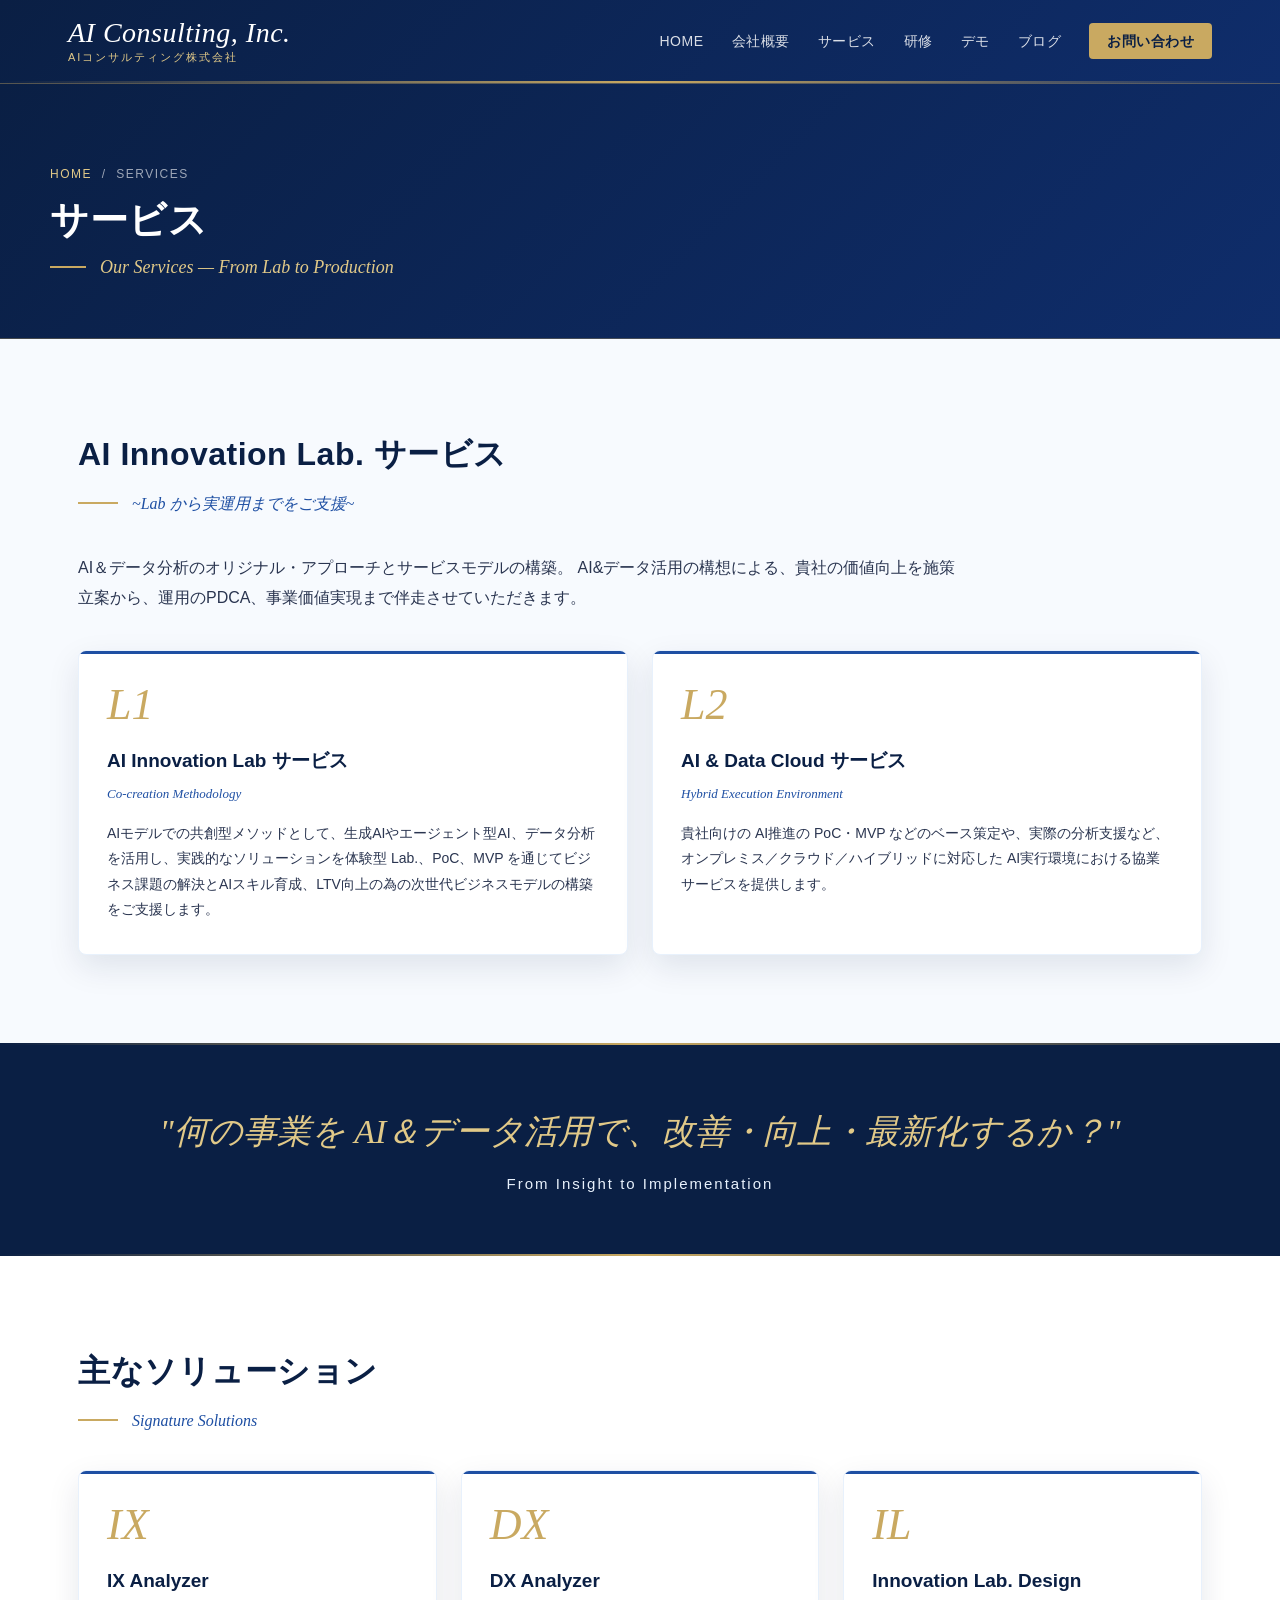
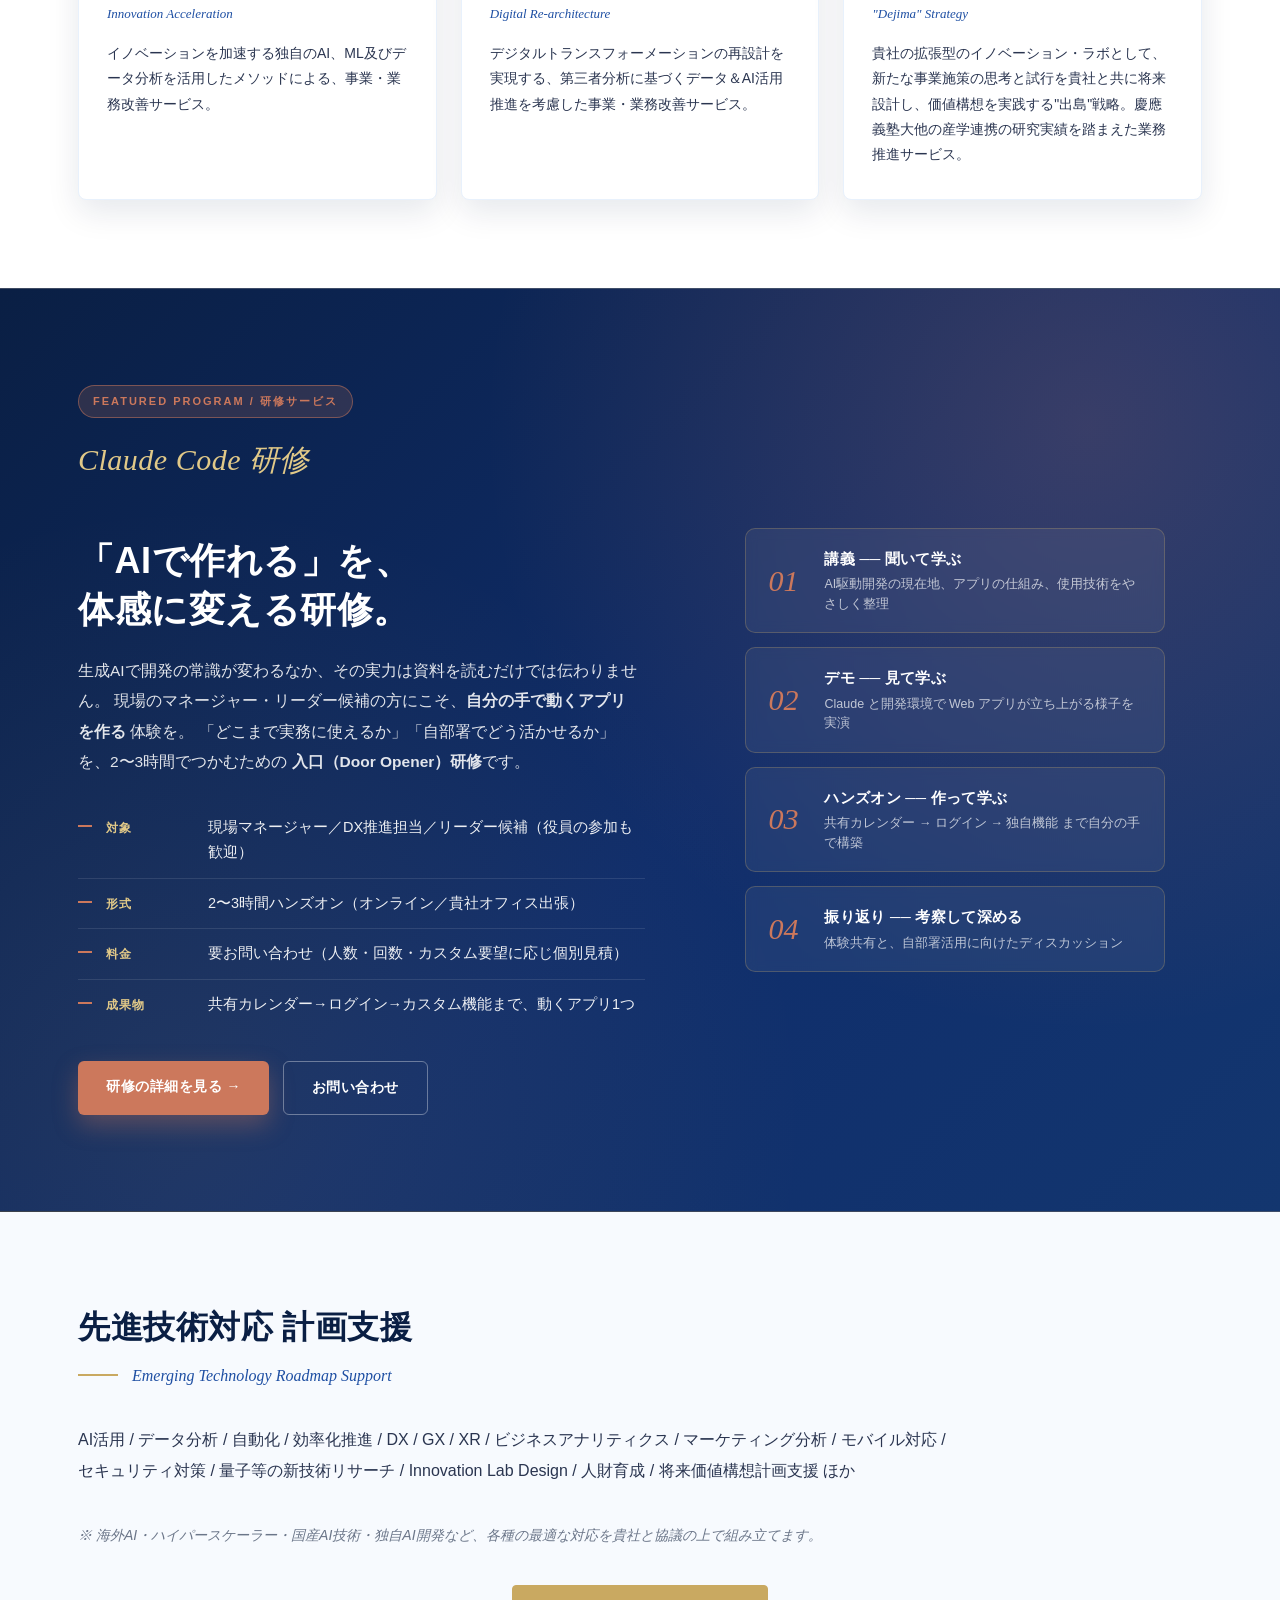
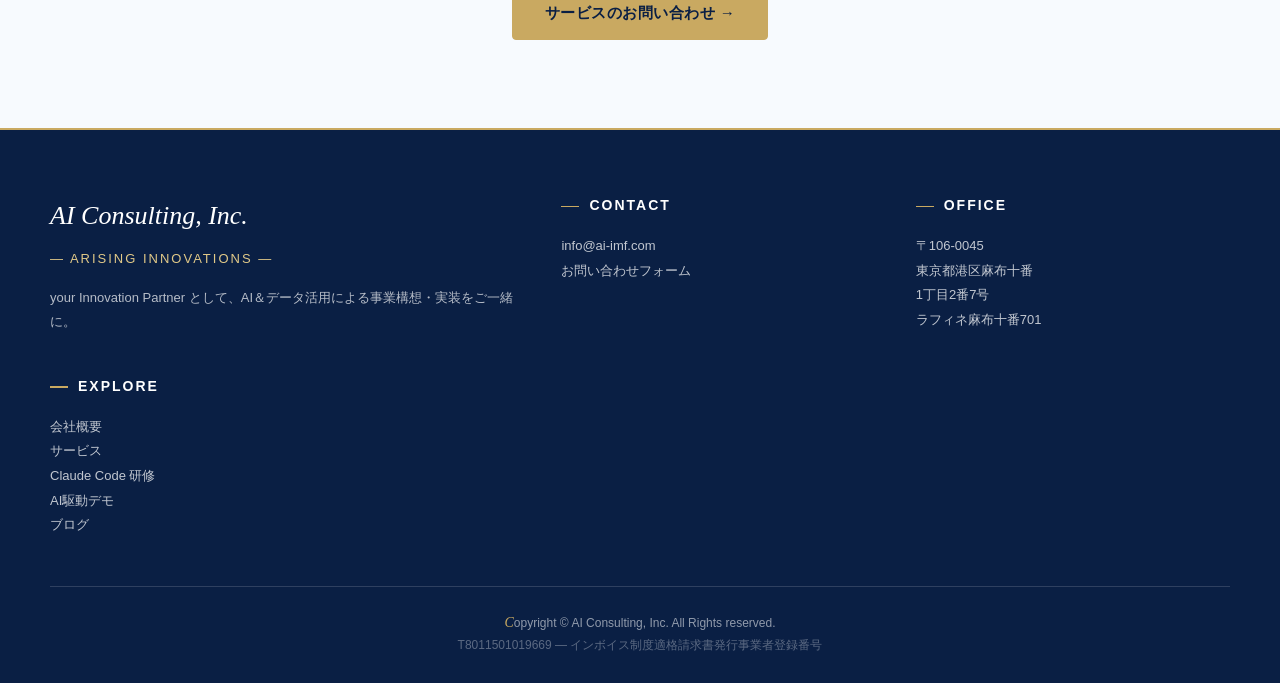
<file: services.html>
<!DOCTYPE html>
<html lang="ja">
<head>
<meta charset="UTF-8"><meta name="viewport" content="width=device-width,initial-scale=1">
<title>サービス | AI Consulting, Inc.</title>
<meta name="description" content="AIコンサルティング株式会社のサービス。AI Innovation Lab.、AI&Data Cloud、IX/DX Analyzer、Innovation Lab. Design など、貴社のAI活用と事業変革を伴走支援します。">
<link rel="stylesheet" href="styles.css">
</head>
<body>
<header class="site-header"><div class="nav"><div class="brand"><span class="en">AI Consulting, Inc.</span><span class="jp">AIコンサルティング株式会社</span></div><ul><li><a href="index.html">HOME</a></li><li><a href="about.html">会社概要</a></li><li><a href="services.html">サービス</a></li><li><a href="https://claude-code-training-two.vercel.app/" target="_blank" rel="noopener">研修</a></li><li><a href="demos.html">デモ</a></li><li><a href="blog/index.html">ブログ</a></li><li><a href="contact.html" class="cta">お問い合わせ</a></li></ul></div></header>

<section class="page-hero"><div class="inner">
  <div class="crumbs"><a href="index.html">HOME</a> &nbsp;/&nbsp; SERVICES</div>
  <h1>サービス</h1>
  <div class="en">Our Services — From Lab to Production</div>
</div></section>

<section class="section">
  <div class="container">
    <h2>AI Innovation Lab. サービス</h2>
    <span class="en-sub">~Lab から実運用までをご支援~</span>
    <p class="lead">
      AI＆データ分析のオリジナル・アプローチとサービスモデルの構築。
      AI&amp;データ活用の構想による、貴社の価値向上を施策立案から、運用のPDCA、事業価値実現まで伴走させていただきます。
    </p>

    <div class="cards">
      <div class="card">
        <span class="num">L1</span>
        <h3>AI Innovation Lab サービス</h3>
        <span class="en">Co-creation Methodology</span>
        <p>AIモデルでの共創型メソッドとして、生成AIやエージェント型AI、データ分析を活用し、実践的なソリューションを体験型 Lab.、PoC、MVP を通じてビジネス課題の解決とAIスキル育成、LTV向上の為の次世代ビジネスモデルの構築をご支援します。</p>
      </div>
      <div class="card">
        <span class="num">L2</span>
        <h3>AI &amp; Data Cloud サービス</h3>
        <span class="en">Hybrid Execution Environment</span>
        <p>貴社向けの AI推進の PoC・MVP などのベース策定や、実際の分析支援など、オンプレミス／クラウド／ハイブリッドに対応した AI実行環境における協業サービスを提供します。</p>
      </div>
    </div>
  </div>
</section>

<section class="quote-band">
  <div class="q">"何の事業を AI＆データ活用で、改善・向上・最新化するか？"</div>
  <div class="t">From Insight to Implementation</div>
</section>

<section class="section alt">
  <div class="container">
    <h2>主なソリューション</h2>
    <span class="en-sub">Signature Solutions</span>
    <div class="cards">
      <div class="card">
        <span class="num">IX</span>
        <h3>IX Analyzer</h3>
        <span class="en">Innovation Acceleration</span>
        <p>イノベーションを加速する独自のAI、ML及びデータ分析を活用したメソッドによる、事業・業務改善サービス。</p>
      </div>
      <div class="card">
        <span class="num">DX</span>
        <h3>DX Analyzer</h3>
        <span class="en">Digital Re-architecture</span>
        <p>デジタルトランスフォーメーションの再設計を実現する、第三者分析に基づくデータ＆AI活用推進を考慮した事業・業務改善サービス。</p>
      </div>
      <div class="card">
        <span class="num">IL</span>
        <h3>Innovation Lab. Design</h3>
        <span class="en">"Dejima" Strategy</span>
        <p>貴社の拡張型のイノベーション・ラボとして、新たな事業施策の思考と試行を貴社と共に将来設計し、価値構想を実践する"出島"戦略。慶應義塾大他の産学連携の研究実績を踏まえた業務推進サービス。</p>
      </div>
    </div>
  </div>
</section>

<!-- ============ TRAINING (Claude Code 研修) ============ -->
<section class="training-section">
  <div class="training-bg"></div>
  <div class="container">
    <div class="training-grid">
      <div class="training-text">
        <span class="training-eyebrow">Featured Program / 研修サービス</span>
        <h2 class="training-h2">
          <span class="training-h2-en">Claude Code 研修</span><br>
          「AIで作れる」を、<br>体感に変える研修。
        </h2>
        <p class="training-body">
          生成AIで開発の常識が変わるなか、その実力は資料を読むだけでは伝わりません。
          現場のマネージャー・リーダー候補の方にこそ、<strong>自分の手で動くアプリを作る</strong> 体験を。
          「どこまで実務に使えるか」「自部署でどう活かせるか」を、2〜3時間でつかむための <strong>入口（Door Opener）研修</strong>です。
        </p>
        <ul class="training-features">
          <li><strong>対象</strong> 現場マネージャー／DX推進担当／リーダー候補（役員の参加も歓迎）</li>
          <li><strong>形式</strong> 2〜3時間ハンズオン（オンライン／貴社オフィス出張）</li>
          <li><strong>料金</strong> 要お問い合わせ（人数・回数・カスタム要望に応じ個別見積）</li>
          <li><strong>成果物</strong> 共有カレンダー→ログイン→カスタム機能まで、動くアプリ1つ</li>
        </ul>
        <div class="training-cta-row">
          <a href="https://claude-code-training-two.vercel.app/" class="btn-training" target="_blank" rel="noopener">研修の詳細を見る →</a>
          <a href="contact.html" class="btn-training-ghost">お問い合わせ</a>
        </div>
      </div>
      <div class="training-visual">
        <div class="training-card-stack">
          <div class="training-mini-card">
            <div class="training-mini-num">01</div>
            <div class="training-mini-body"><strong>講義 ── 聞いて学ぶ</strong><span>AI駆動開発の現在地、アプリの仕組み、使用技術をやさしく整理</span></div>
          </div>
          <div class="training-mini-card">
            <div class="training-mini-num">02</div>
            <div class="training-mini-body"><strong>デモ ── 見て学ぶ</strong><span>Claude と開発環境で Web アプリが立ち上がる様子を実演</span></div>
          </div>
          <div class="training-mini-card">
            <div class="training-mini-num">03</div>
            <div class="training-mini-body"><strong>ハンズオン ── 作って学ぶ</strong><span>共有カレンダー → ログイン → 独自機能 まで自分の手で構築</span></div>
          </div>
          <div class="training-mini-card">
            <div class="training-mini-num">04</div>
            <div class="training-mini-body"><strong>振り返り ── 考察して深める</strong><span>体験共有と、自部署活用に向けたディスカッション</span></div>
          </div>
        </div>
      </div>
    </div>
  </div>
</section>

<section class="section">
  <div class="container">
    <h2>先進技術対応 計画支援</h2>
    <span class="en-sub">Emerging Technology Roadmap Support</span>
    <p class="lead">
      AI活用 / データ分析 / 自動化 / 効率化推進 / DX / GX / XR / ビジネスアナリティクス / マーケティング分析 / モバイル対応 / セキュリティ対策 / 量子等の新技術リサーチ / Innovation Lab Design / 人財育成 / 将来価値構想計画支援 ほか
    </p>
    <p class="lead" style="margin-top:24px;color:var(--muted);font-size:14px;font-style:italic;">
      ※ 海外AI・ハイパースケーラー・国産AI技術・独自AI開発など、各種の最適な対応を貴社と協議の上で組み立てます。
    </p>
    <div style="margin-top:36px;text-align:center">
      <a href="contact.html" class="btn gold">サービスのお問い合わせ →</a>
    </div>
  </div>
</section>

<footer class="site-footer"><div class="inner"><div class="brand-block"><span class="en">AI Consulting, Inc.</span><span class="jp">— ARISING INNOVATIONS —</span><p style="margin-top:14px;color:rgba(255,255,255,.7)">your Innovation Partner として、AI＆データ活用による事業構想・実装をご一緒に。</p></div><div><h4>CONTACT</h4><p><a href="mailto:info@ai-imf.com">info@ai-imf.com</a></p><p><a href="contact.html">お問い合わせフォーム</a></p></div><div><h4>OFFICE</h4><p>〒106-0045<br>東京都港区麻布十番<br>1丁目2番7号<br>ラフィネ麻布十番701</p></div><div><h4>EXPLORE</h4><p><a href="about.html">会社概要</a></p><p><a href="services.html">サービス</a></p><p><a href="https://claude-code-training-two.vercel.app/" target="_blank" rel="noopener">Claude Code 研修</a></p><p><a href="demos.html">AI駆動デモ</a></p><p><a href="blog/index.html">ブログ</a></p></div></div><div class="copy"><span class="c">C</span>opyright © AI Consulting, Inc.  All Rights reserved.<br><span style="opacity:.6">T8011501019669 — インボイス制度適格請求書発行事業者登録番号</span></div></footer>
</body>
</html>
</file>
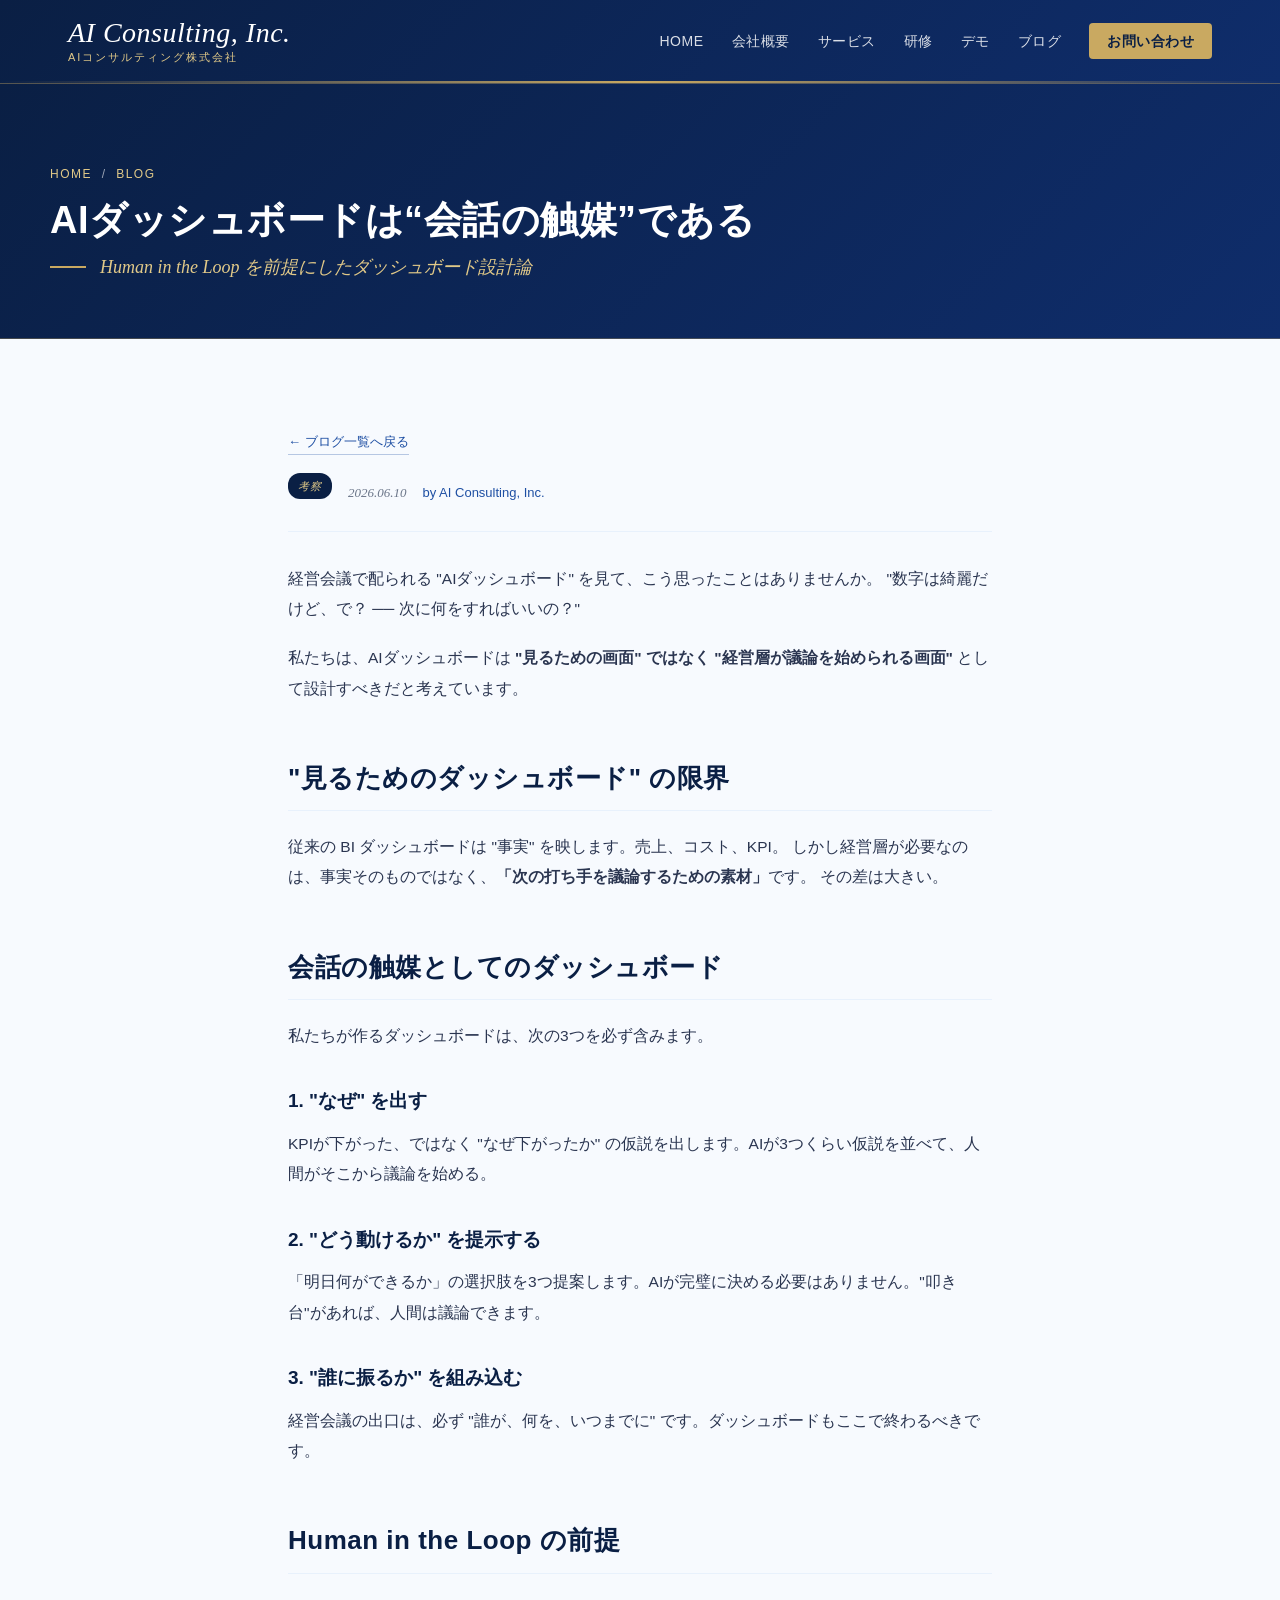
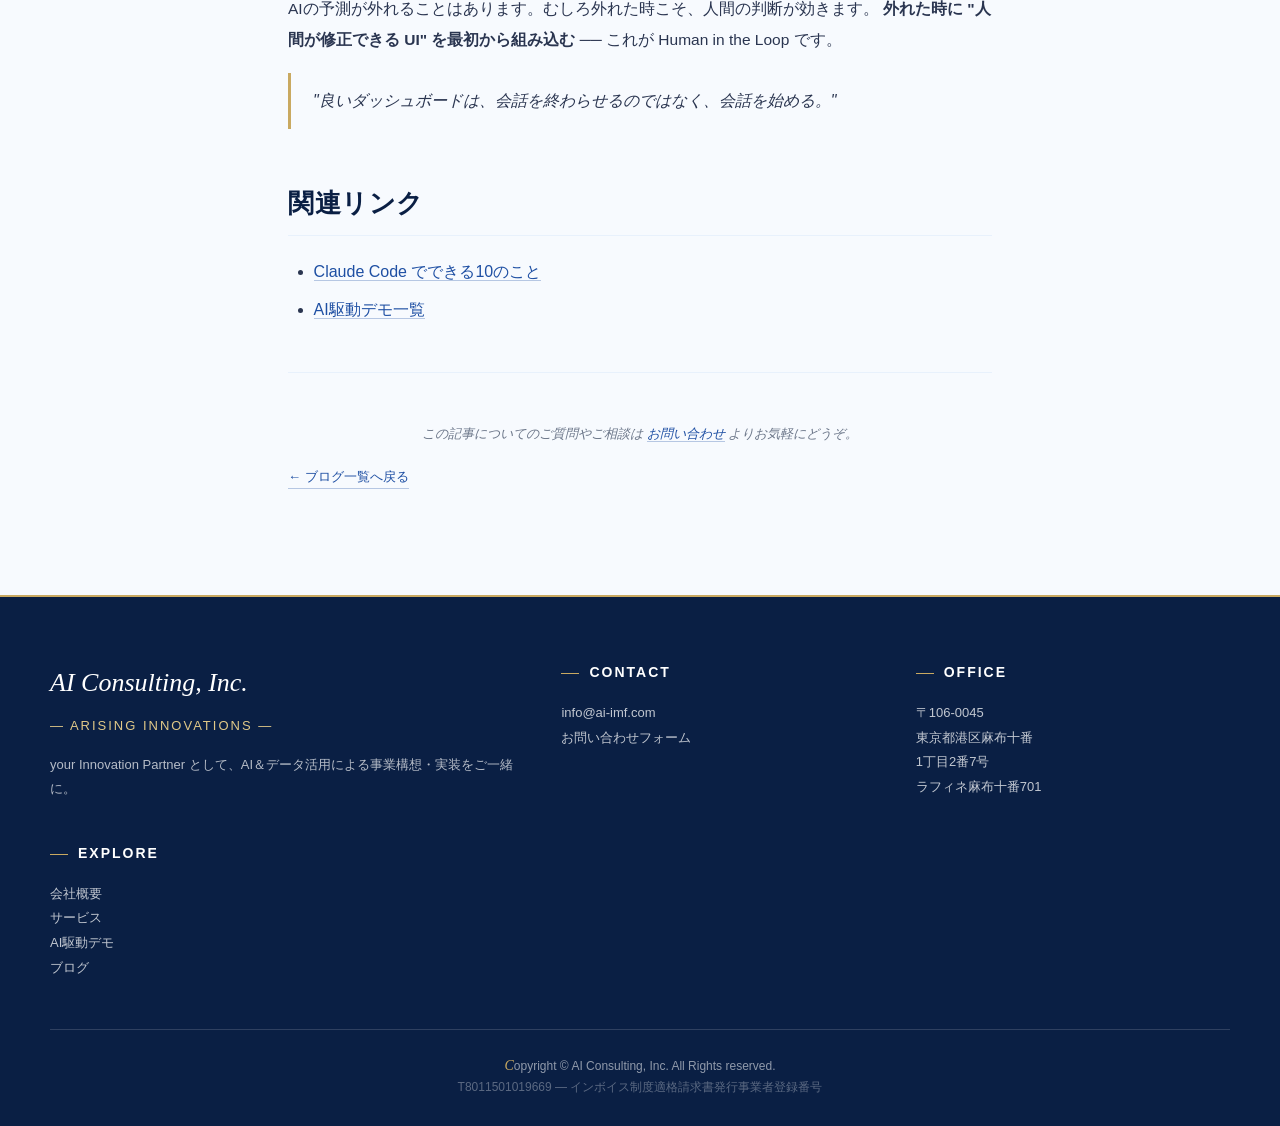
<file: blog/ai-dashboards-as-conversation.html>
<!DOCTYPE html>
<html lang="ja">
<head>
<meta charset="UTF-8">
<meta name="viewport" content="width=device-width,initial-scale=1">
<title>AIダッシュボードは“会話の触媒”である | AI Consulting, Inc. Blog</title>
<meta name="description" content="Human in the Loop を前提にしたダッシュボード設計論">
<link rel="stylesheet" href="../styles.css">
</head>
<body>

<header class="site-header"><div class="nav">
  <div class="brand">
    <span class="en">AI Consulting, Inc.</span>
    <span class="jp">AIコンサルティング株式会社</span>
  </div>
  <ul>
    <li><a href="../index.html">HOME</a></li>
    <li><a href="../about.html">会社概要</a></li>
    <li><a href="../services.html">サービス</a></li>
    <li><a href="https://claude-code-training-two.vercel.app/" target="_blank" rel="noopener">研修</a></li>
    <li><a href="../demos.html">デモ</a></li>
    <li><a href="index.html">ブログ</a></li>
    <li><a href="../contact.html" class="cta">お問い合わせ</a></li>
  </ul>
</div></header>

<section class="page-hero"><div class="inner">
  <div class="crumbs"><a href="../index.html">HOME</a> &nbsp;/&nbsp; <a href="index.html">BLOG</a></div>
  <h1>AIダッシュボードは“会話の触媒”である</h1>
  <div class="en">Human in the Loop を前提にしたダッシュボード設計論</div>
</div></section>

<section class="section">
  <article class="article">
    <a href="index.html" class="back-link">ブログ一覧へ戻る</a>
    <div class="article-meta">
      <span class="blog-tag">考察</span>
      <span class="date">2026.06.10</span>
      <span class="author">by AI Consulting, Inc.</span>
    </div>
    <p>
      経営会議で配られる "AIダッシュボード" を見て、こう思ったことはありませんか。
      "数字は綺麗だけど、で？ ── 次に何をすればいいの？"
    </p>
    <p>
      私たちは、AIダッシュボードは <strong>"見るための画面" ではなく "経営層が議論を始められる画面"</strong> として設計すべきだと考えています。
    </p>

    <h2>"見るためのダッシュボード" の限界</h2>
    <p>
      従来の BI ダッシュボードは "事実" を映します。売上、コスト、KPI。
      しかし経営層が必要なのは、事実そのものではなく、<strong>「次の打ち手を議論するための素材」</strong>です。
      その差は大きい。
    </p>

    <h2>会話の触媒としてのダッシュボード</h2>
    <p>
      私たちが作るダッシュボードは、次の3つを必ず含みます。
    </p>
    <h3>1. "なぜ" を出す</h3>
    <p>
      KPIが下がった、ではなく "なぜ下がったか" の仮説を出します。AIが3つくらい仮説を並べて、人間がそこから議論を始める。
    </p>
    <h3>2. "どう動けるか" を提示する</h3>
    <p>
      「明日何ができるか」の選択肢を3つ提案します。AIが完璧に決める必要はありません。"叩き台"があれば、人間は議論できます。
    </p>
    <h3>3. "誰に振るか" を組み込む</h3>
    <p>
      経営会議の出口は、必ず "誰が、何を、いつまでに" です。ダッシュボードもここで終わるべきです。
    </p>

    <h2>Human in the Loop の前提</h2>
    <p>
      AIの予測が外れることはあります。むしろ外れた時こそ、人間の判断が効きます。
      <strong>外れた時に "人間が修正できる UI" を最初から組み込む</strong> ── これが Human in the Loop です。
    </p>

    <blockquote>
      "良いダッシュボードは、会話を終わらせるのではなく、会話を始める。"
    </blockquote>

    <h2>関連リンク</h2>
    <ul>
      <li><a href="claude-code-capabilities.html">Claude Code でできる10のこと</a></li>
      <li><a href="../demos.html">AI駆動デモ一覧</a></li>
    </ul>
    <hr style="margin:48px 0;border:0;border-top:1px solid var(--ice)">
    <p style="text-align:center;color:var(--muted);font-size:13px;font-style:italic">
      この記事についてのご質問やご相談は <a href="../contact.html">お問い合わせ</a> よりお気軽にどうぞ。
    </p>
    <a href="index.html" class="back-link">ブログ一覧へ戻る</a>
  </article>
</section>

<footer class="site-footer">
  <div class="inner">
    <div class="brand-block">
      <span class="en">AI Consulting, Inc.</span>
      <span class="jp">— ARISING INNOVATIONS —</span>
      <p style="margin-top:14px;color:rgba(255,255,255,.7)">your Innovation Partner として、AI＆データ活用による事業構想・実装をご一緒に。</p>
    </div>
    <div>
      <h4>CONTACT</h4>
      <p><a href="mailto:info@ai-imf.com">info@ai-imf.com</a></p>
      <p><a href="../contact.html">お問い合わせフォーム</a></p>
    </div>
    <div>
      <h4>OFFICE</h4>
      <p>〒106-0045<br>東京都港区麻布十番<br>1丁目2番7号<br>ラフィネ麻布十番701</p>
    </div>
    <div>
      <h4>EXPLORE</h4>
      <p><a href="../about.html">会社概要</a></p>
      <p><a href="../services.html">サービス</a></p>
      <p><a href="../demos.html">AI駆動デモ</a></p>
      <p><a href="index.html">ブログ</a></p>
    </div>
  </div>
  <div class="copy">
    <span class="c">C</span>opyright © AI Consulting, Inc.  All Rights reserved.<br>
    <span style="opacity:.6">T8011501019669 — インボイス制度適格請求書発行事業者登録番号</span>
  </div>
</footer>

</body>
</html>
</file>
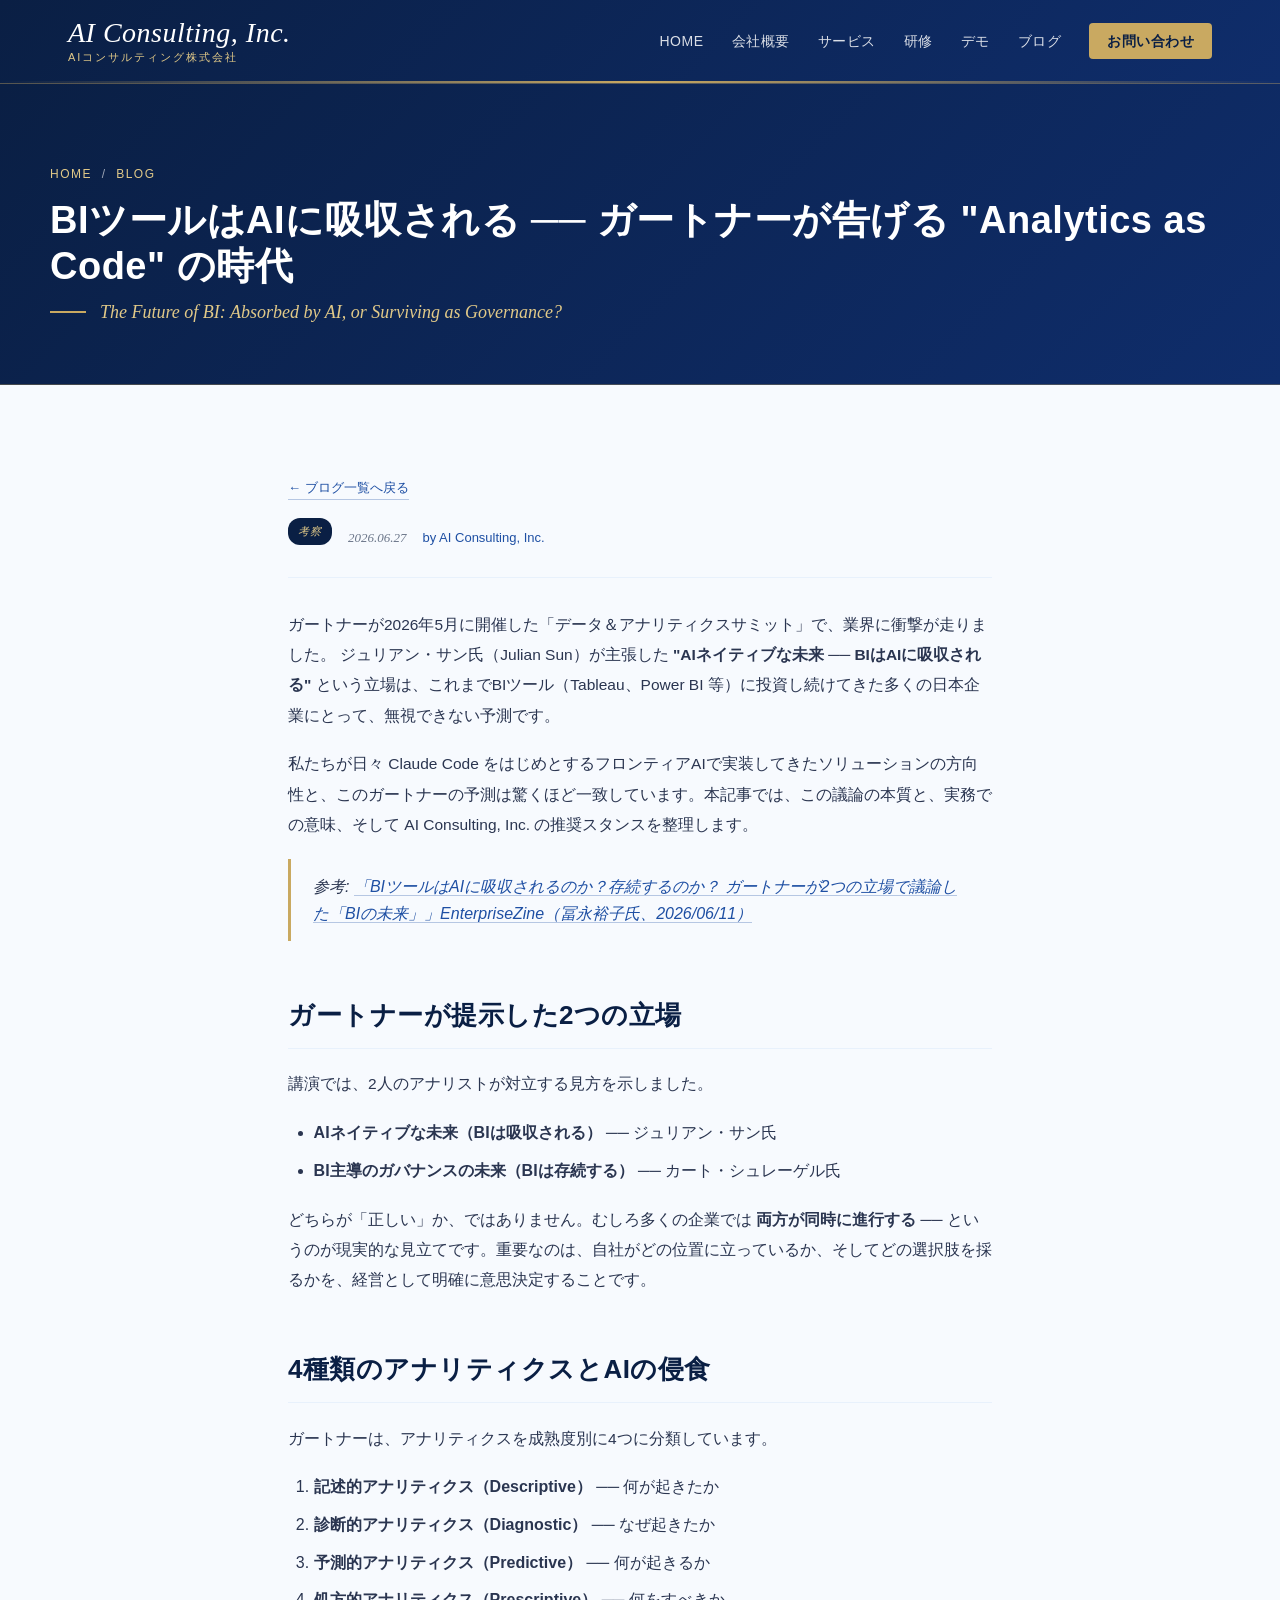
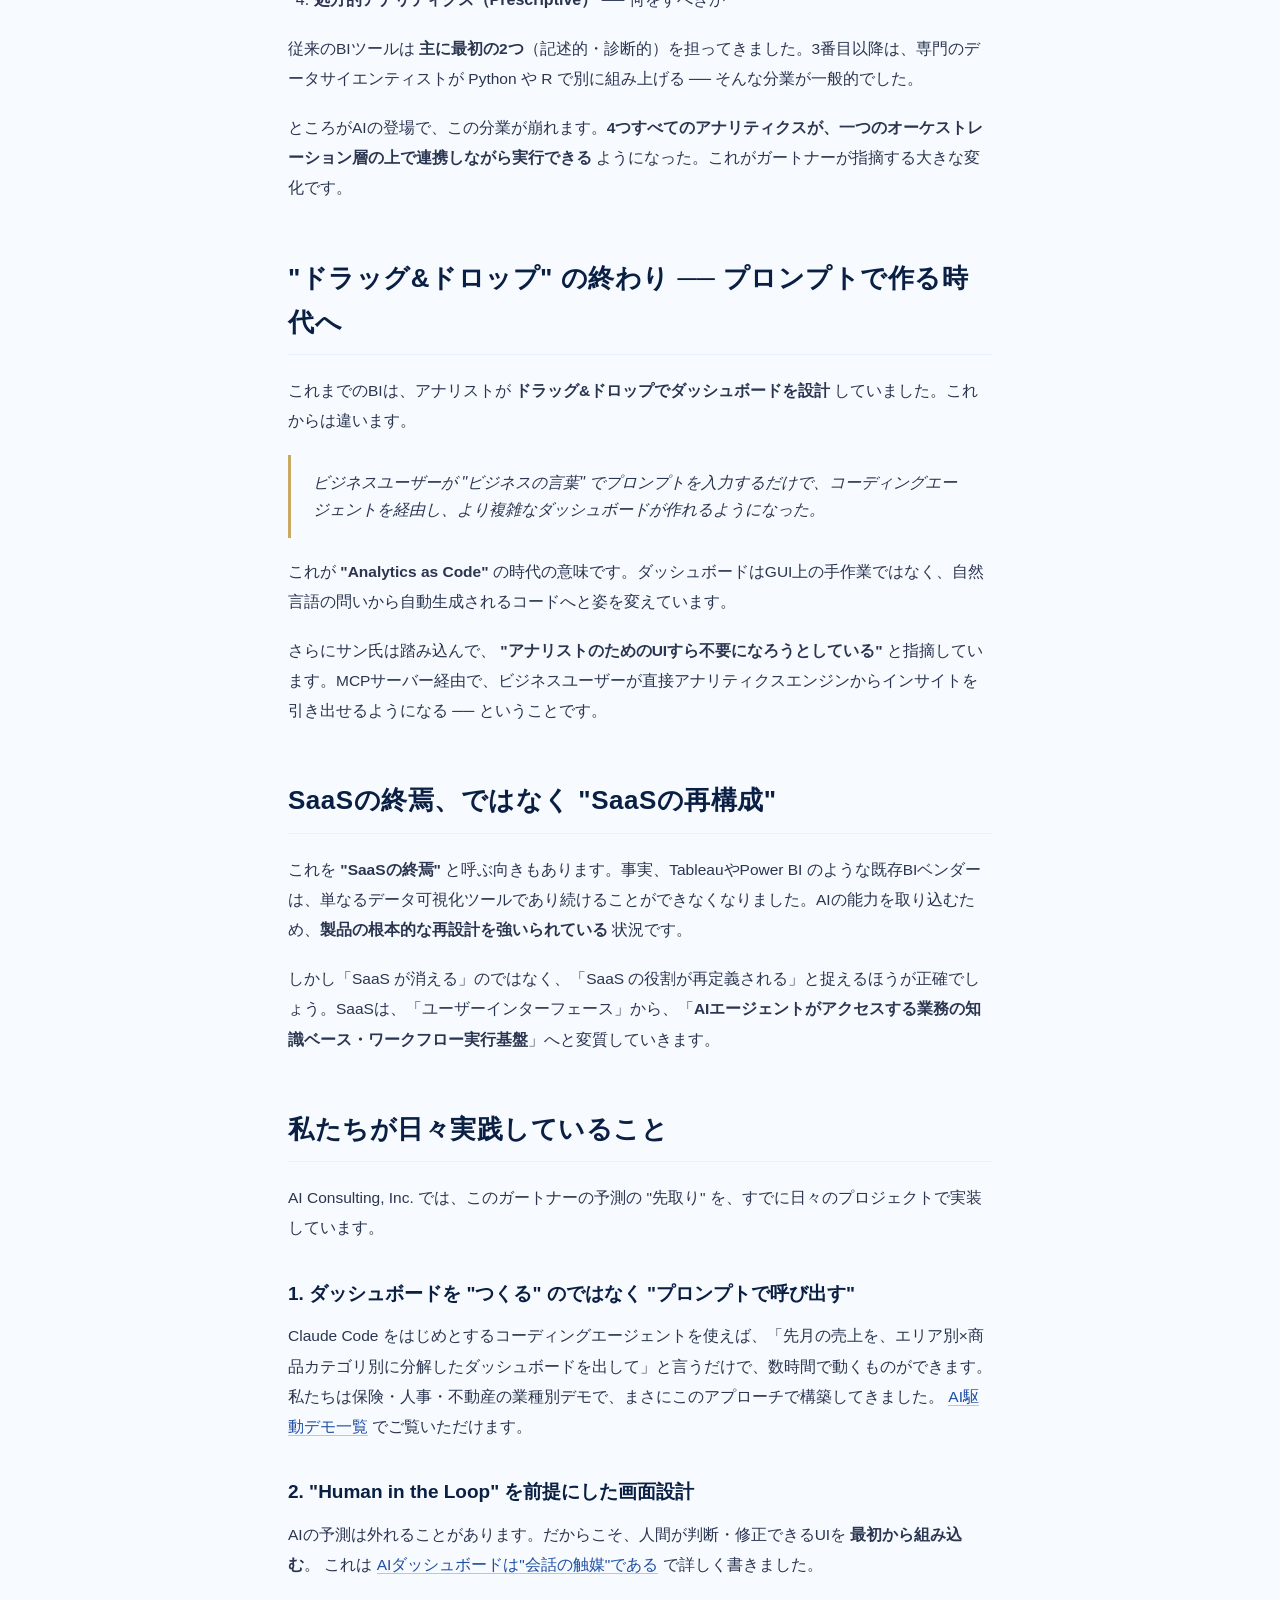
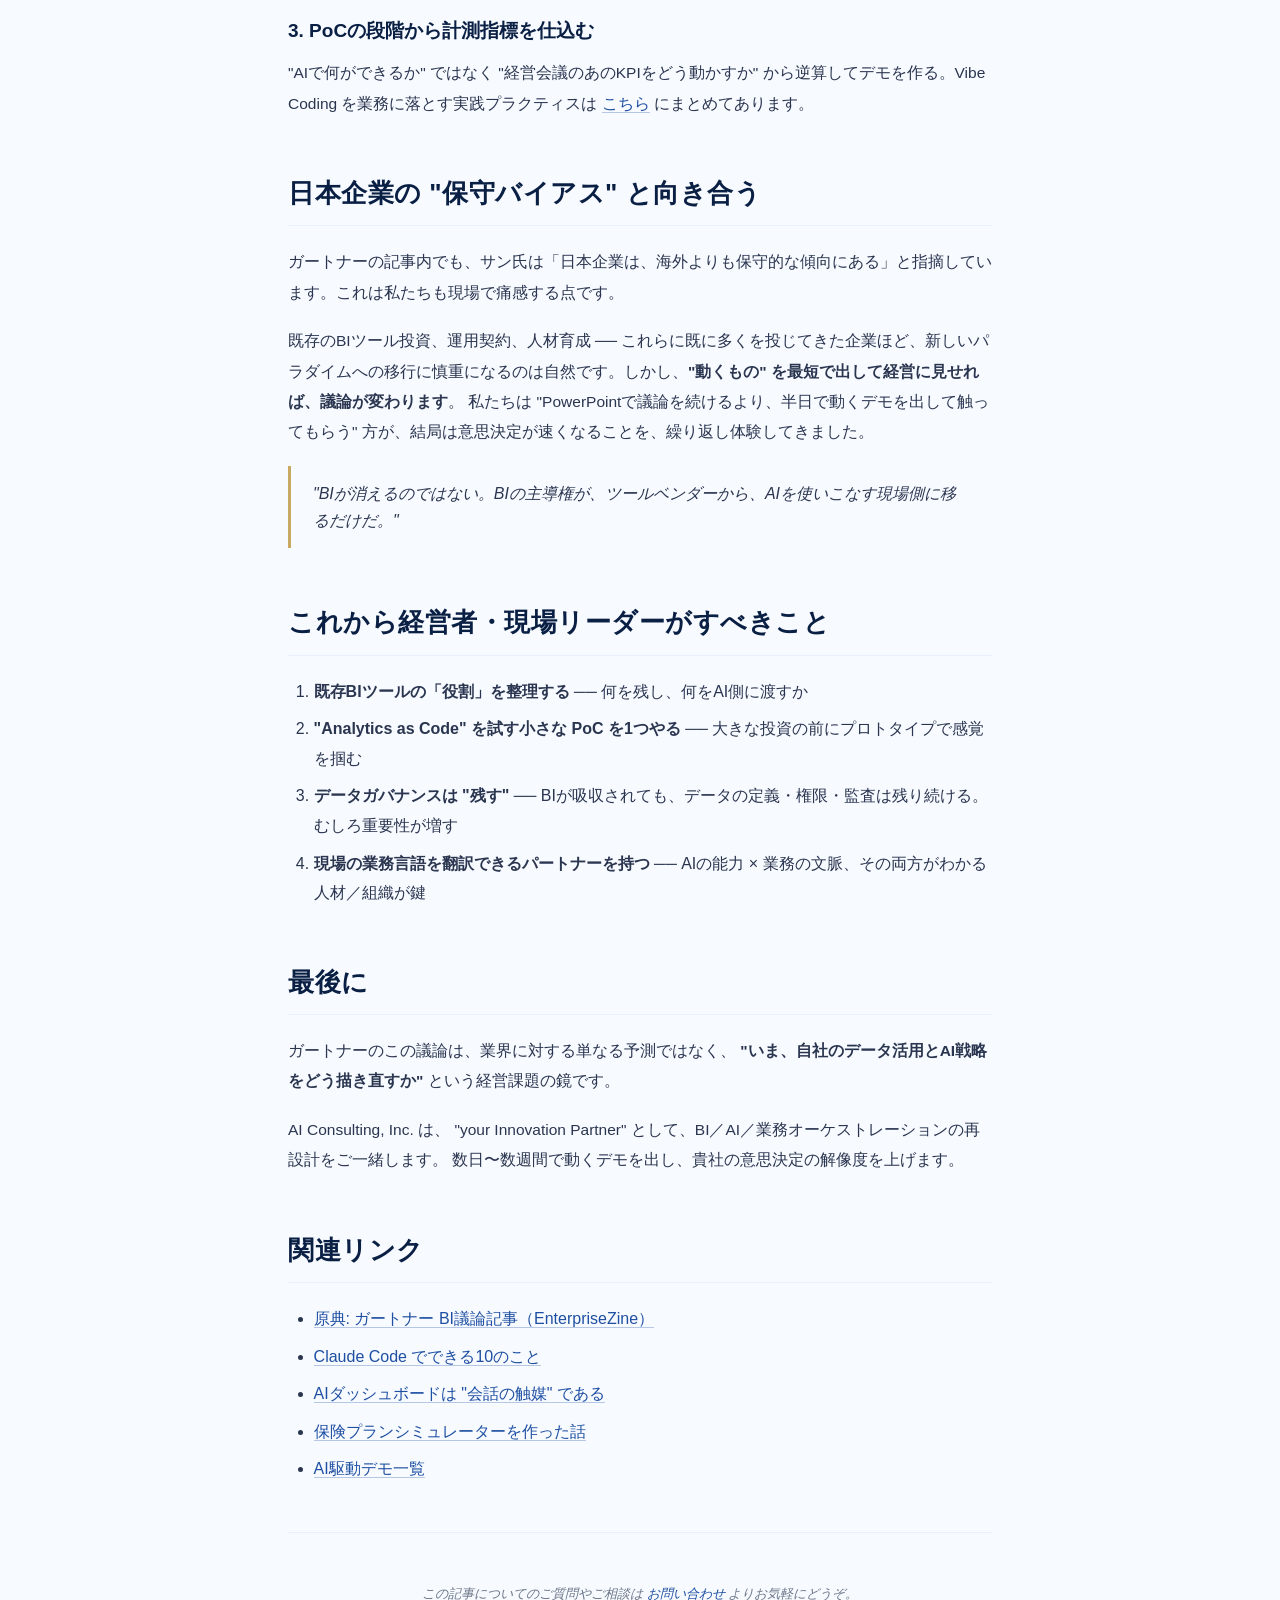
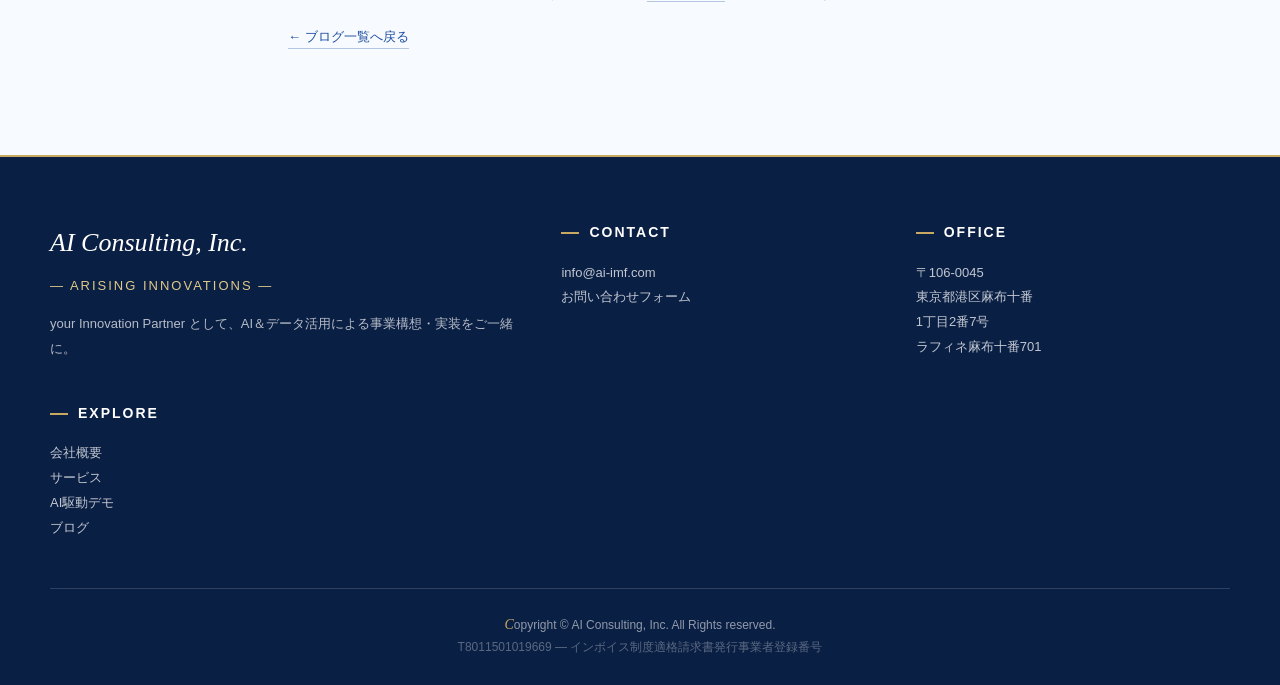
<file: blog/bi-absorbed-by-ai.html>
<!DOCTYPE html>
<html lang="ja">
<head>
<meta charset="UTF-8">
<meta name="viewport" content="width=device-width,initial-scale=1">
<title>BIツールはAIに吸収される ── ガートナーが告げる "Analytics as Code" の時代 | AI Consulting, Inc. Blog</title>
<meta name="description" content="ガートナーが2026年5月のデータ＆アナリティクスサミットで提示した「AIネイティブな未来」。BIがAIに吸収されるという予測と、私たちが推奨するスタンスを解説します。">
<link rel="stylesheet" href="../styles.css">
</head>
<body>

<header class="site-header"><div class="nav">
  <div class="brand">
    <span class="en">AI Consulting, Inc.</span>
    <span class="jp">AIコンサルティング株式会社</span>
  </div>
  <ul>
    <li><a href="../index.html">HOME</a></li>
    <li><a href="../about.html">会社概要</a></li>
    <li><a href="../services.html">サービス</a></li>
    <li><a href="https://claude-code-training-two.vercel.app/" target="_blank" rel="noopener">研修</a></li>
    <li><a href="../demos.html">デモ</a></li>
    <li><a href="index.html">ブログ</a></li>
    <li><a href="../contact.html" class="cta">お問い合わせ</a></li>
  </ul>
</div></header>

<section class="page-hero"><div class="inner">
  <div class="crumbs"><a href="../index.html">HOME</a> &nbsp;/&nbsp; <a href="index.html">BLOG</a></div>
  <h1>BIツールはAIに吸収される ── ガートナーが告げる "Analytics as Code" の時代</h1>
  <div class="en">The Future of BI: Absorbed by AI, or Surviving as Governance?</div>
</div></section>

<section class="section">
  <article class="article">
    <a href="index.html" class="back-link">ブログ一覧へ戻る</a>
    <div class="article-meta">
      <span class="blog-tag">考察</span>
      <span class="date">2026.06.27</span>
      <span class="author">by AI Consulting, Inc.</span>
    </div>

    <p>
      ガートナーが2026年5月に開催した「データ＆アナリティクスサミット」で、業界に衝撃が走りました。
      ジュリアン・サン氏（Julian Sun）が主張した <strong>"AIネイティブな未来 ── BIはAIに吸収される"</strong> という立場は、これまでBIツール（Tableau、Power BI 等）に投資し続けてきた多くの日本企業にとって、無視できない予測です。
    </p>
    <p>
      私たちが日々 Claude Code をはじめとするフロンティアAIで実装してきたソリューションの方向性と、このガートナーの予測は驚くほど一致しています。本記事では、この議論の本質と、実務での意味、そして AI Consulting, Inc. の推奨スタンスを整理します。
    </p>

    <blockquote>
      参考: <a href="https://enterprisezine.jp/article/detail/24451" target="_blank" rel="noopener">「BIツールはAIに吸収されるのか？存続するのか？ ガートナーが2つの立場で議論した「BIの未来」」EnterpriseZine（冨永裕子氏、2026/06/11）</a>
    </blockquote>

    <h2>ガートナーが提示した2つの立場</h2>
    <p>
      講演では、2人のアナリストが対立する見方を示しました。
    </p>
    <ul>
      <li><strong>AIネイティブな未来（BIは吸収される）</strong> ── ジュリアン・サン氏</li>
      <li><strong>BI主導のガバナンスの未来（BIは存続する）</strong> ── カート・シュレーゲル氏</li>
    </ul>
    <p>
      どちらが「正しい」か、ではありません。むしろ多くの企業では <strong>両方が同時に進行する</strong> ── というのが現実的な見立てです。重要なのは、自社がどの位置に立っているか、そしてどの選択肢を採るかを、経営として明確に意思決定することです。
    </p>

    <h2>4種類のアナリティクスとAIの侵食</h2>
    <p>
      ガートナーは、アナリティクスを成熟度別に4つに分類しています。
    </p>
    <ol>
      <li><strong>記述的アナリティクス（Descriptive）</strong> ── 何が起きたか</li>
      <li><strong>診断的アナリティクス（Diagnostic）</strong> ── なぜ起きたか</li>
      <li><strong>予測的アナリティクス（Predictive）</strong> ── 何が起きるか</li>
      <li><strong>処方的アナリティクス（Prescriptive）</strong> ── 何をすべきか</li>
    </ol>
    <p>
      従来のBIツールは <strong>主に最初の2つ</strong>（記述的・診断的）を担ってきました。3番目以降は、専門のデータサイエンティストが Python や R で別に組み上げる ── そんな分業が一般的でした。
    </p>
    <p>
      ところがAIの登場で、この分業が崩れます。<strong>4つすべてのアナリティクスが、一つのオーケストレーション層の上で連携しながら実行できる</strong> ようになった。これがガートナーが指摘する大きな変化です。
    </p>

    <h2>"ドラッグ&ドロップ" の終わり ── プロンプトで作る時代へ</h2>
    <p>
      これまでのBIは、アナリストが <strong>ドラッグ&ドロップでダッシュボードを設計</strong> していました。これからは違います。
    </p>
    <blockquote>
      ビジネスユーザーが "ビジネスの言葉" でプロンプトを入力するだけで、コーディングエージェントを経由し、より複雑なダッシュボードが作れるようになった。
    </blockquote>
    <p>
      これが <strong>"Analytics as Code"</strong> の時代の意味です。ダッシュボードはGUI上の手作業ではなく、自然言語の問いから自動生成されるコードへと姿を変えています。
    </p>
    <p>
      さらにサン氏は踏み込んで、 <strong>"アナリストのためのUIすら不要になろうとしている"</strong> と指摘しています。MCPサーバー経由で、ビジネスユーザーが直接アナリティクスエンジンからインサイトを引き出せるようになる ── ということです。
    </p>

    <h2>SaaSの終焉、ではなく "SaaSの再構成"</h2>
    <p>
      これを <strong>"SaaSの終焉"</strong> と呼ぶ向きもあります。事実、TableauやPower BI のような既存BIベンダーは、単なるデータ可視化ツールであり続けることができなくなりました。AIの能力を取り込むため、<strong>製品の根本的な再設計を強いられている</strong> 状況です。
    </p>
    <p>
      しかし「SaaS が消える」のではなく、「SaaS の役割が再定義される」と捉えるほうが正確でしょう。SaaSは、「ユーザーインターフェース」から、「<strong>AIエージェントがアクセスする業務の知識ベース・ワークフロー実行基盤</strong>」へと変質していきます。
    </p>

    <h2>私たちが日々実践していること</h2>
    <p>
      AI Consulting, Inc. では、このガートナーの予測の "先取り" を、すでに日々のプロジェクトで実装しています。
    </p>

    <h3>1. ダッシュボードを "つくる" のではなく "プロンプトで呼び出す"</h3>
    <p>
      Claude Code をはじめとするコーディングエージェントを使えば、「先月の売上を、エリア別×商品カテゴリ別に分解したダッシュボードを出して」と言うだけで、数時間で動くものができます。私たちは保険・人事・不動産の業種別デモで、まさにこのアプローチで構築してきました。
      <a href="../demos.html">AI駆動デモ一覧</a> でご覧いただけます。
    </p>

    <h3>2. "Human in the Loop" を前提にした画面設計</h3>
    <p>
      AIの予測は外れることがあります。だからこそ、人間が判断・修正できるUIを <strong>最初から組み込む</strong>。
      これは <a href="ai-dashboards-as-conversation.html">AIダッシュボードは"会話の触媒"である</a> で詳しく書きました。
    </p>

    <h3>3. PoCの段階から計測指標を仕込む</h3>
    <p>
      "AIで何ができるか" ではなく "経営会議のあのKPIをどう動かすか" から逆算してデモを作る。Vibe Coding を業務に落とす実践プラクティスは
      <a href="vibe-coding-with-claude.html">こちら</a> にまとめてあります。
    </p>

    <h2>日本企業の "保守バイアス" と向き合う</h2>
    <p>
      ガートナーの記事内でも、サン氏は「日本企業は、海外よりも保守的な傾向にある」と指摘しています。これは私たちも現場で痛感する点です。
    </p>
    <p>
      既存のBIツール投資、運用契約、人材育成 ── これらに既に多くを投じてきた企業ほど、新しいパラダイムへの移行に慎重になるのは自然です。しかし、<strong>"動くもの" を最短で出して経営に見せれば、議論が変わります</strong>。
      私たちは "PowerPointで議論を続けるより、半日で動くデモを出して触ってもらう" 方が、結局は意思決定が速くなることを、繰り返し体験してきました。
    </p>

    <blockquote>
      "BIが消えるのではない。BIの主導権が、ツールベンダーから、AIを使いこなす現場側に移るだけだ。"
    </blockquote>

    <h2>これから経営者・現場リーダーがすべきこと</h2>
    <ol>
      <li><strong>既存BIツールの「役割」を整理する</strong> ── 何を残し、何をAI側に渡すか</li>
      <li><strong>"Analytics as Code" を試す小さな PoC を1つやる</strong> ── 大きな投資の前にプロトタイプで感覚を掴む</li>
      <li><strong>データガバナンスは "残す"</strong> ── BIが吸収されても、データの定義・権限・監査は残り続ける。むしろ重要性が増す</li>
      <li><strong>現場の業務言語を翻訳できるパートナーを持つ</strong> ── AIの能力 × 業務の文脈、その両方がわかる人材／組織が鍵</li>
    </ol>

    <h2>最後に</h2>
    <p>
      ガートナーのこの議論は、業界に対する単なる予測ではなく、 <strong>"いま、自社のデータ活用とAI戦略をどう描き直すか"</strong> という経営課題の鏡です。
    </p>
    <p>
      AI Consulting, Inc. は、 "your Innovation Partner" として、BI／AI／業務オーケストレーションの再設計をご一緒します。
      数日〜数週間で動くデモを出し、貴社の意思決定の解像度を上げます。
    </p>

    <h2>関連リンク</h2>
    <ul>
      <li><a href="https://enterprisezine.jp/article/detail/24451" target="_blank" rel="noopener">原典: ガートナー BI議論記事（EnterpriseZine）</a></li>
      <li><a href="claude-code-capabilities.html">Claude Code でできる10のこと</a></li>
      <li><a href="ai-dashboards-as-conversation.html">AIダッシュボードは "会話の触媒" である</a></li>
      <li><a href="insurance-simulator-story.html">保険プランシミュレーターを作った話</a></li>
      <li><a href="../demos.html">AI駆動デモ一覧</a></li>
    </ul>

    <hr style="margin:48px 0;border:0;border-top:1px solid var(--ice)">
    <p style="text-align:center;color:var(--muted);font-size:13px;font-style:italic">
      この記事についてのご質問やご相談は <a href="../contact.html">お問い合わせ</a> よりお気軽にどうぞ。
    </p>
    <a href="index.html" class="back-link">ブログ一覧へ戻る</a>
  </article>
</section>

<footer class="site-footer">
  <div class="inner">
    <div class="brand-block">
      <span class="en">AI Consulting, Inc.</span>
      <span class="jp">— ARISING INNOVATIONS —</span>
      <p style="margin-top:14px;color:rgba(255,255,255,.7)">your Innovation Partner として、AI＆データ活用による事業構想・実装をご一緒に。</p>
    </div>
    <div>
      <h4>CONTACT</h4>
      <p><a href="mailto:info@ai-imf.com">info@ai-imf.com</a></p>
      <p><a href="../contact.html">お問い合わせフォーム</a></p>
    </div>
    <div>
      <h4>OFFICE</h4>
      <p>〒106-0045<br>東京都港区麻布十番<br>1丁目2番7号<br>ラフィネ麻布十番701</p>
    </div>
    <div>
      <h4>EXPLORE</h4>
      <p><a href="../about.html">会社概要</a></p>
      <p><a href="../services.html">サービス</a></p>
      <p><a href="../demos.html">AI駆動デモ</a></p>
      <p><a href="index.html">ブログ</a></p>
    </div>
  </div>
  <div class="copy">
    <span class="c">C</span>opyright © AI Consulting, Inc.  All Rights reserved.<br>
    <span style="opacity:.6">T8011501019669 — インボイス制度適格請求書発行事業者登録番号</span>
  </div>
</footer>

</body>
</html>
</file>
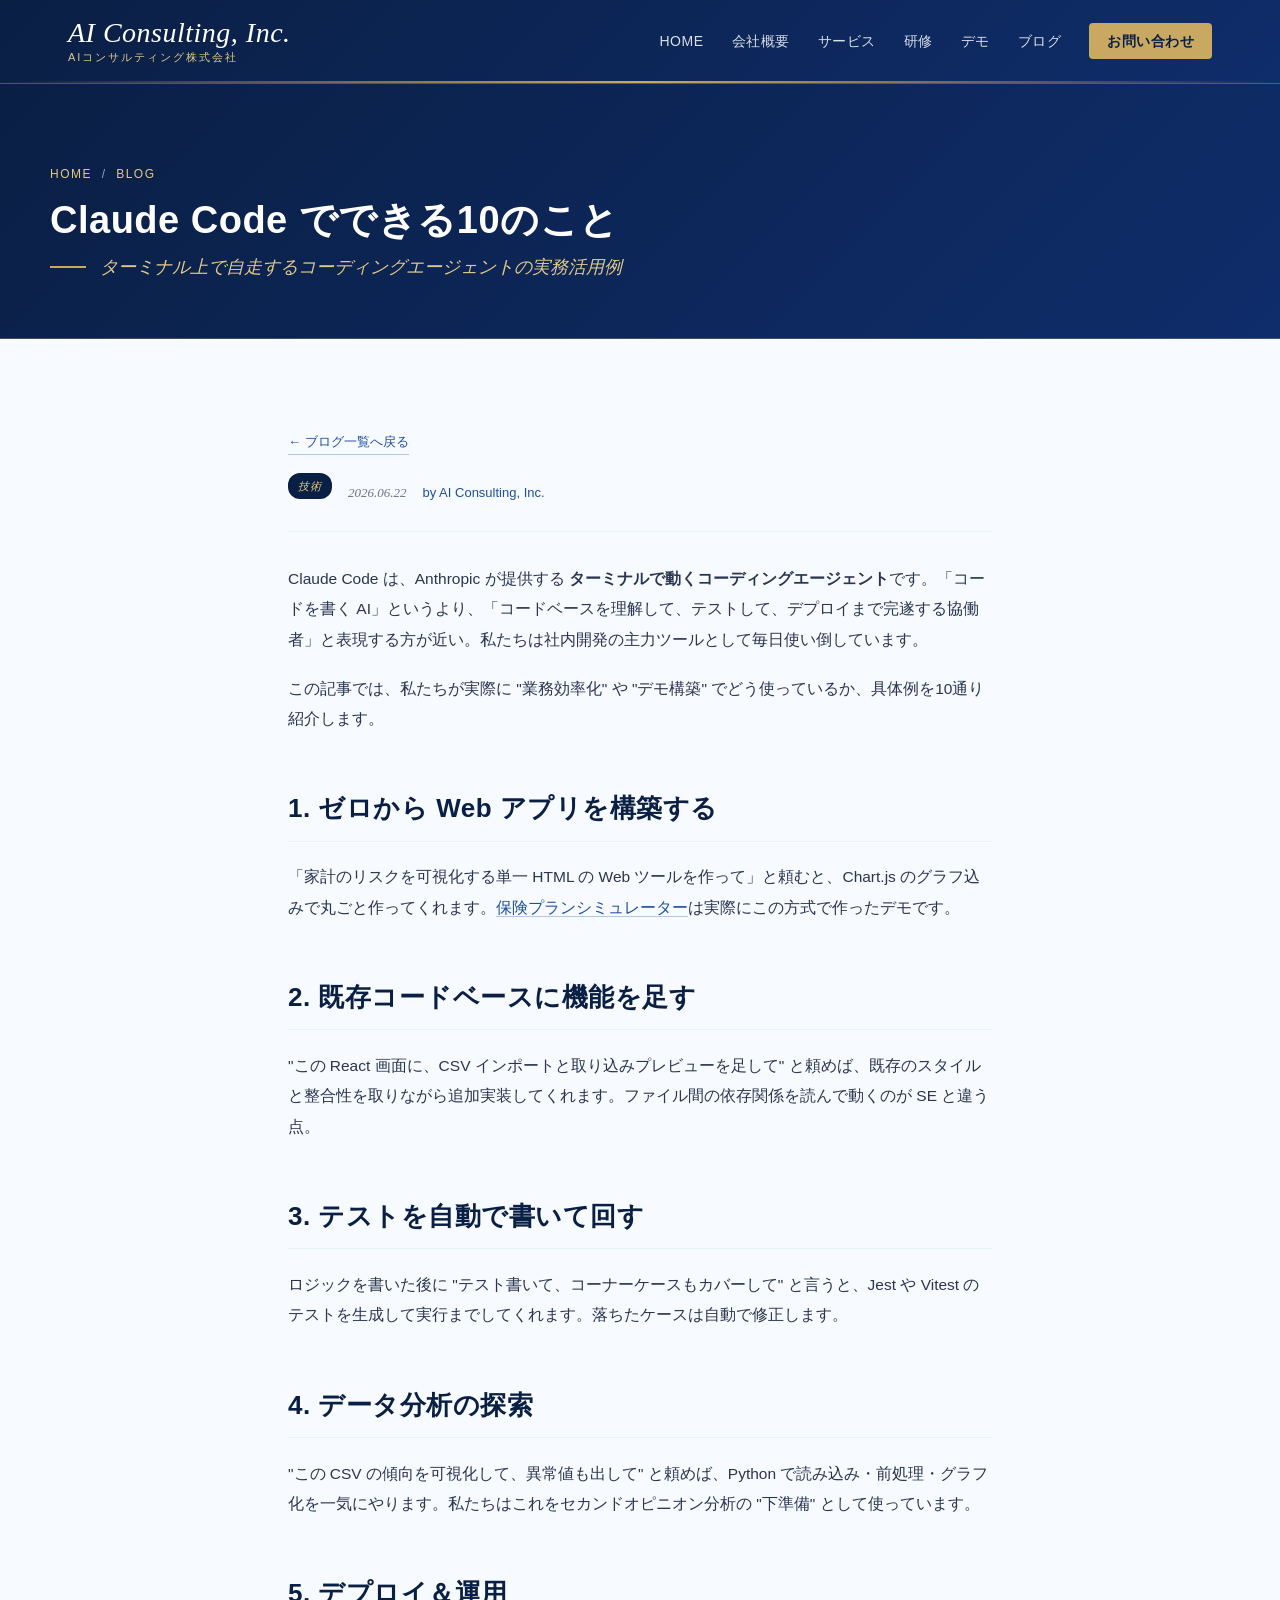
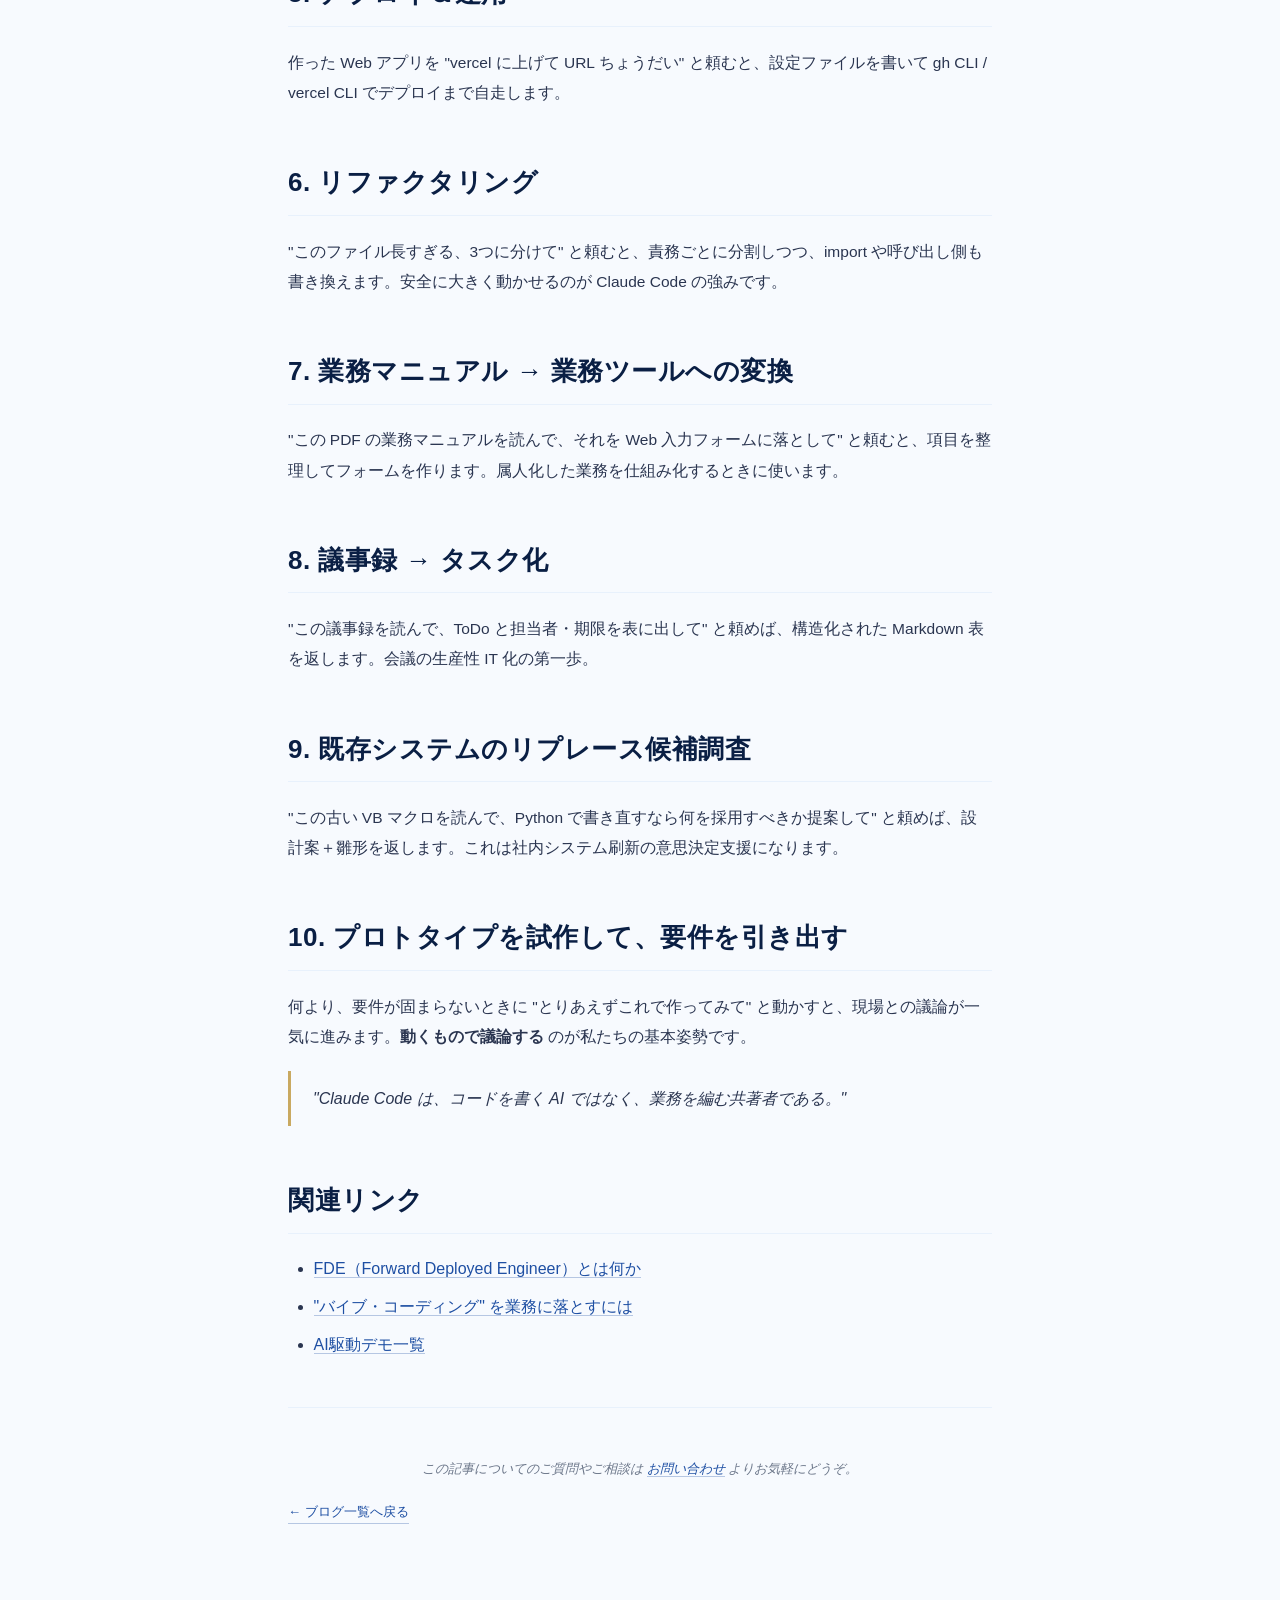
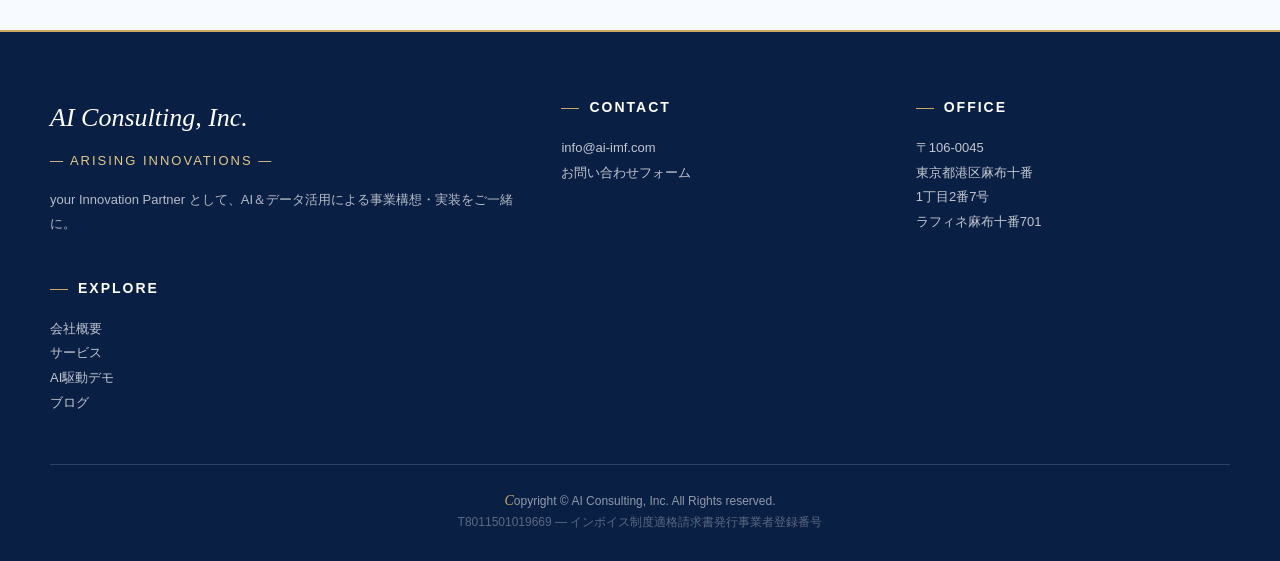
<file: blog/claude-code-capabilities.html>
<!DOCTYPE html>
<html lang="ja">
<head>
<meta charset="UTF-8">
<meta name="viewport" content="width=device-width,initial-scale=1">
<title>Claude Code でできる10のこと | AI Consulting, Inc. Blog</title>
<meta name="description" content="ターミナル上で自走するコーディングエージェントの実務活用例">
<link rel="stylesheet" href="../styles.css">
</head>
<body>

<header class="site-header"><div class="nav">
  <div class="brand">
    <span class="en">AI Consulting, Inc.</span>
    <span class="jp">AIコンサルティング株式会社</span>
  </div>
  <ul>
    <li><a href="../index.html">HOME</a></li>
    <li><a href="../about.html">会社概要</a></li>
    <li><a href="../services.html">サービス</a></li>
    <li><a href="https://claude-code-training-two.vercel.app/" target="_blank" rel="noopener">研修</a></li>
    <li><a href="../demos.html">デモ</a></li>
    <li><a href="index.html">ブログ</a></li>
    <li><a href="../contact.html" class="cta">お問い合わせ</a></li>
  </ul>
</div></header>

<section class="page-hero"><div class="inner">
  <div class="crumbs"><a href="../index.html">HOME</a> &nbsp;/&nbsp; <a href="index.html">BLOG</a></div>
  <h1>Claude Code でできる10のこと</h1>
  <div class="en">ターミナル上で自走するコーディングエージェントの実務活用例</div>
</div></section>

<section class="section">
  <article class="article">
    <a href="index.html" class="back-link">ブログ一覧へ戻る</a>
    <div class="article-meta">
      <span class="blog-tag">技術</span>
      <span class="date">2026.06.22</span>
      <span class="author">by AI Consulting, Inc.</span>
    </div>
    <p>
      Claude Code は、Anthropic が提供する <strong>ターミナルで動くコーディングエージェント</strong>です。「コードを書く AI」というより、「コードベースを理解して、テストして、デプロイまで完遂する協働者」と表現する方が近い。私たちは社内開発の主力ツールとして毎日使い倒しています。
    </p>
    <p>
      この記事では、私たちが実際に "業務効率化" や "デモ構築" でどう使っているか、具体例を10通り紹介します。
    </p>

    <h2>1. ゼロから Web アプリを構築する</h2>
    <p>
      「家計のリスクを可視化する単一 HTML の Web ツールを作って」と頼むと、Chart.js のグラフ込みで丸ごと作ってくれます。<a href="https://insurance-simulator-tawny.vercel.app" target="_blank" rel="noopener">保険プランシミュレーター</a>は実際にこの方式で作ったデモです。
    </p>

    <h2>2. 既存コードベースに機能を足す</h2>
    <p>
      "この React 画面に、CSV インポートと取り込みプレビューを足して" と頼めば、既存のスタイルと整合性を取りながら追加実装してくれます。ファイル間の依存関係を読んで動くのが SE と違う点。
    </p>

    <h2>3. テストを自動で書いて回す</h2>
    <p>
      ロジックを書いた後に "テスト書いて、コーナーケースもカバーして" と言うと、Jest や Vitest のテストを生成して実行までしてくれます。落ちたケースは自動で修正します。
    </p>

    <h2>4. データ分析の探索</h2>
    <p>
      "この CSV の傾向を可視化して、異常値も出して" と頼めば、Python で読み込み・前処理・グラフ化を一気にやります。私たちはこれをセカンドオピニオン分析の "下準備" として使っています。
    </p>

    <h2>5. デプロイ＆運用</h2>
    <p>
      作った Web アプリを "vercel に上げて URL ちょうだい" と頼むと、設定ファイルを書いて gh CLI / vercel CLI でデプロイまで自走します。
    </p>

    <h2>6. リファクタリング</h2>
    <p>
      "このファイル長すぎる、3つに分けて" と頼むと、責務ごとに分割しつつ、import や呼び出し側も書き換えます。安全に大きく動かせるのが Claude Code の強みです。
    </p>

    <h2>7. 業務マニュアル → 業務ツールへの変換</h2>
    <p>
      "この PDF の業務マニュアルを読んで、それを Web 入力フォームに落として" と頼むと、項目を整理してフォームを作ります。属人化した業務を仕組み化するときに使います。
    </p>

    <h2>8. 議事録 → タスク化</h2>
    <p>
      "この議事録を読んで、ToDo と担当者・期限を表に出して" と頼めば、構造化された Markdown 表を返します。会議の生産性 IT 化の第一歩。
    </p>

    <h2>9. 既存システムのリプレース候補調査</h2>
    <p>
      "この古い VB マクロを読んで、Python で書き直すなら何を採用すべきか提案して" と頼めば、設計案＋雛形を返します。これは社内システム刷新の意思決定支援になります。
    </p>

    <h2>10. プロトタイプを試作して、要件を引き出す</h2>
    <p>
      何より、要件が固まらないときに "とりあえずこれで作ってみて" と動かすと、現場との議論が一気に進みます。<strong>動くもので議論する</strong> のが私たちの基本姿勢です。
    </p>

    <blockquote>
      "Claude Code は、コードを書く AI ではなく、業務を編む共著者である。"
    </blockquote>

    <h2>関連リンク</h2>
    <ul>
      <li><a href="what-is-fde.html">FDE（Forward Deployed Engineer）とは何か</a></li>
      <li><a href="vibe-coding-with-claude.html">"バイブ・コーディング" を業務に落とすには</a></li>
      <li><a href="../demos.html">AI駆動デモ一覧</a></li>
    </ul>
    <hr style="margin:48px 0;border:0;border-top:1px solid var(--ice)">
    <p style="text-align:center;color:var(--muted);font-size:13px;font-style:italic">
      この記事についてのご質問やご相談は <a href="../contact.html">お問い合わせ</a> よりお気軽にどうぞ。
    </p>
    <a href="index.html" class="back-link">ブログ一覧へ戻る</a>
  </article>
</section>

<footer class="site-footer">
  <div class="inner">
    <div class="brand-block">
      <span class="en">AI Consulting, Inc.</span>
      <span class="jp">— ARISING INNOVATIONS —</span>
      <p style="margin-top:14px;color:rgba(255,255,255,.7)">your Innovation Partner として、AI＆データ活用による事業構想・実装をご一緒に。</p>
    </div>
    <div>
      <h4>CONTACT</h4>
      <p><a href="mailto:info@ai-imf.com">info@ai-imf.com</a></p>
      <p><a href="../contact.html">お問い合わせフォーム</a></p>
    </div>
    <div>
      <h4>OFFICE</h4>
      <p>〒106-0045<br>東京都港区麻布十番<br>1丁目2番7号<br>ラフィネ麻布十番701</p>
    </div>
    <div>
      <h4>EXPLORE</h4>
      <p><a href="../about.html">会社概要</a></p>
      <p><a href="../services.html">サービス</a></p>
      <p><a href="../demos.html">AI駆動デモ</a></p>
      <p><a href="index.html">ブログ</a></p>
    </div>
  </div>
  <div class="copy">
    <span class="c">C</span>opyright © AI Consulting, Inc.  All Rights reserved.<br>
    <span style="opacity:.6">T8011501019669 — インボイス制度適格請求書発行事業者登録番号</span>
  </div>
</footer>

</body>
</html>
</file>
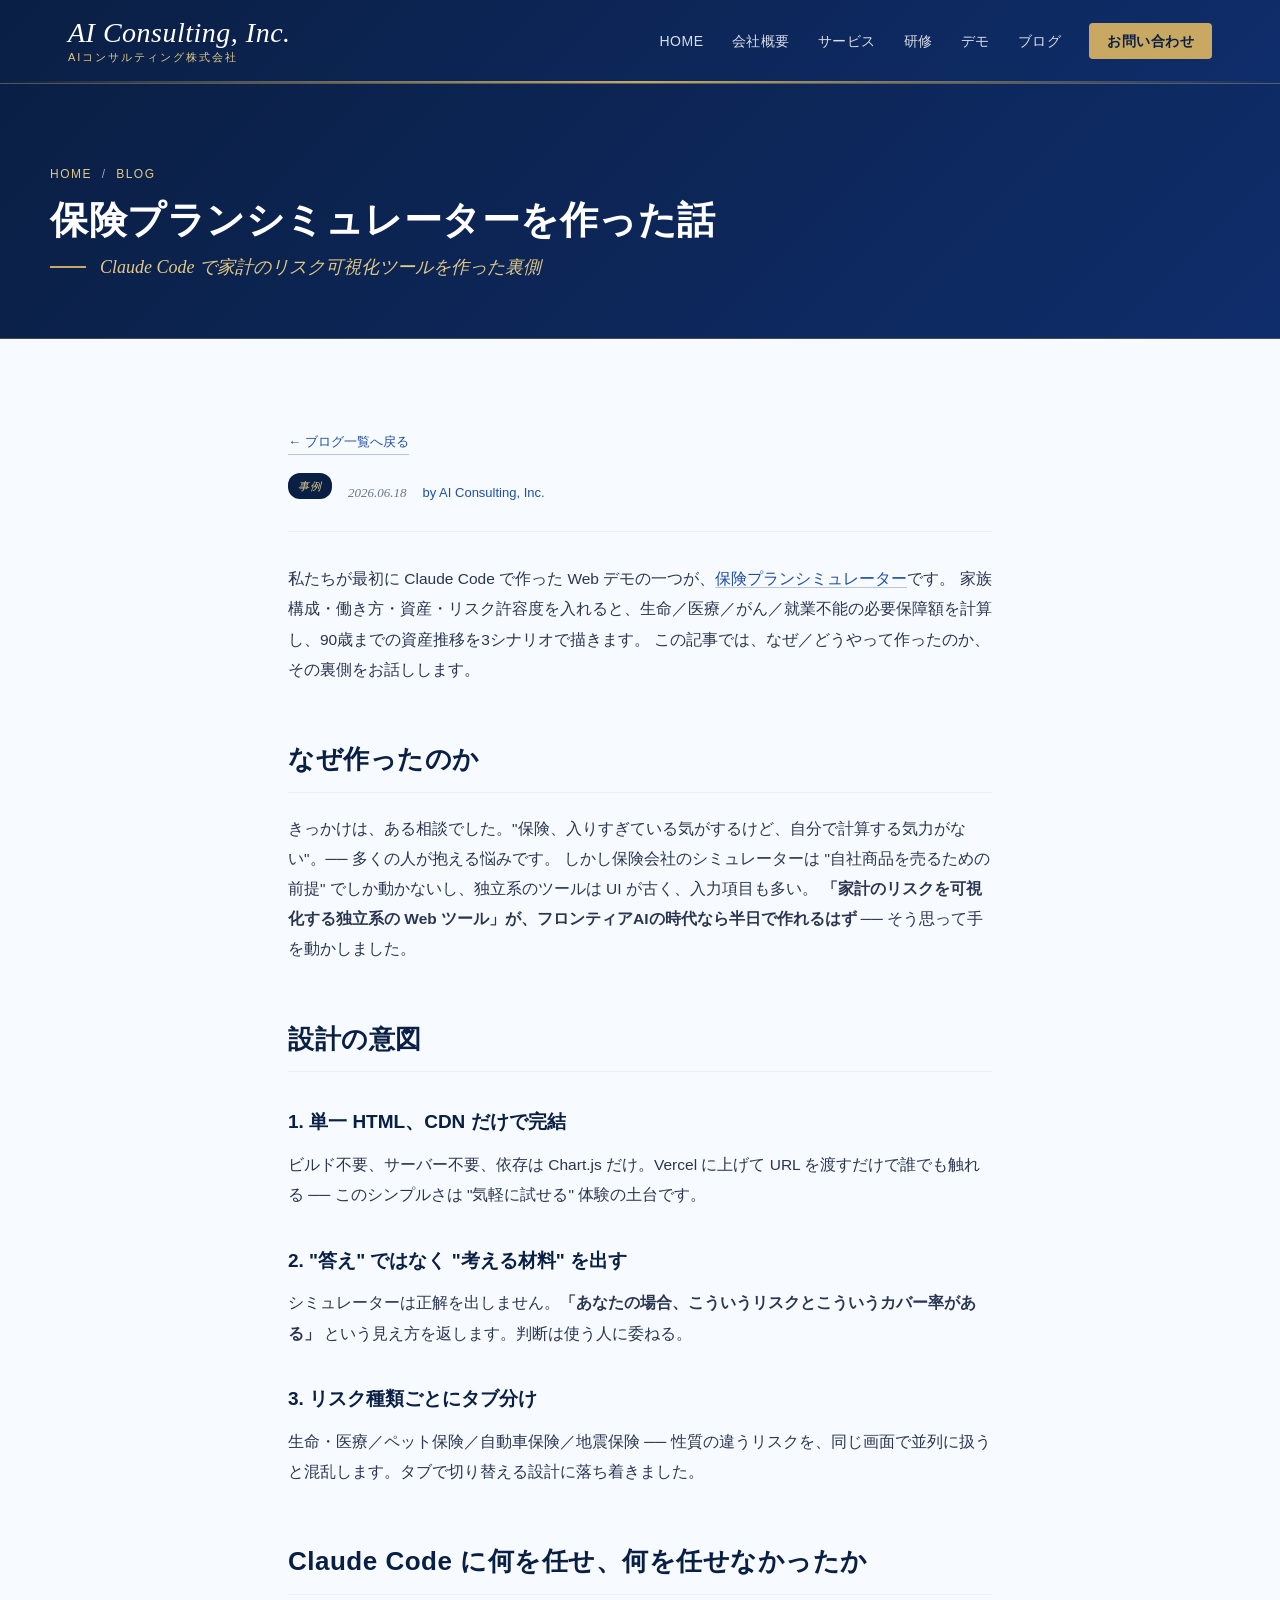
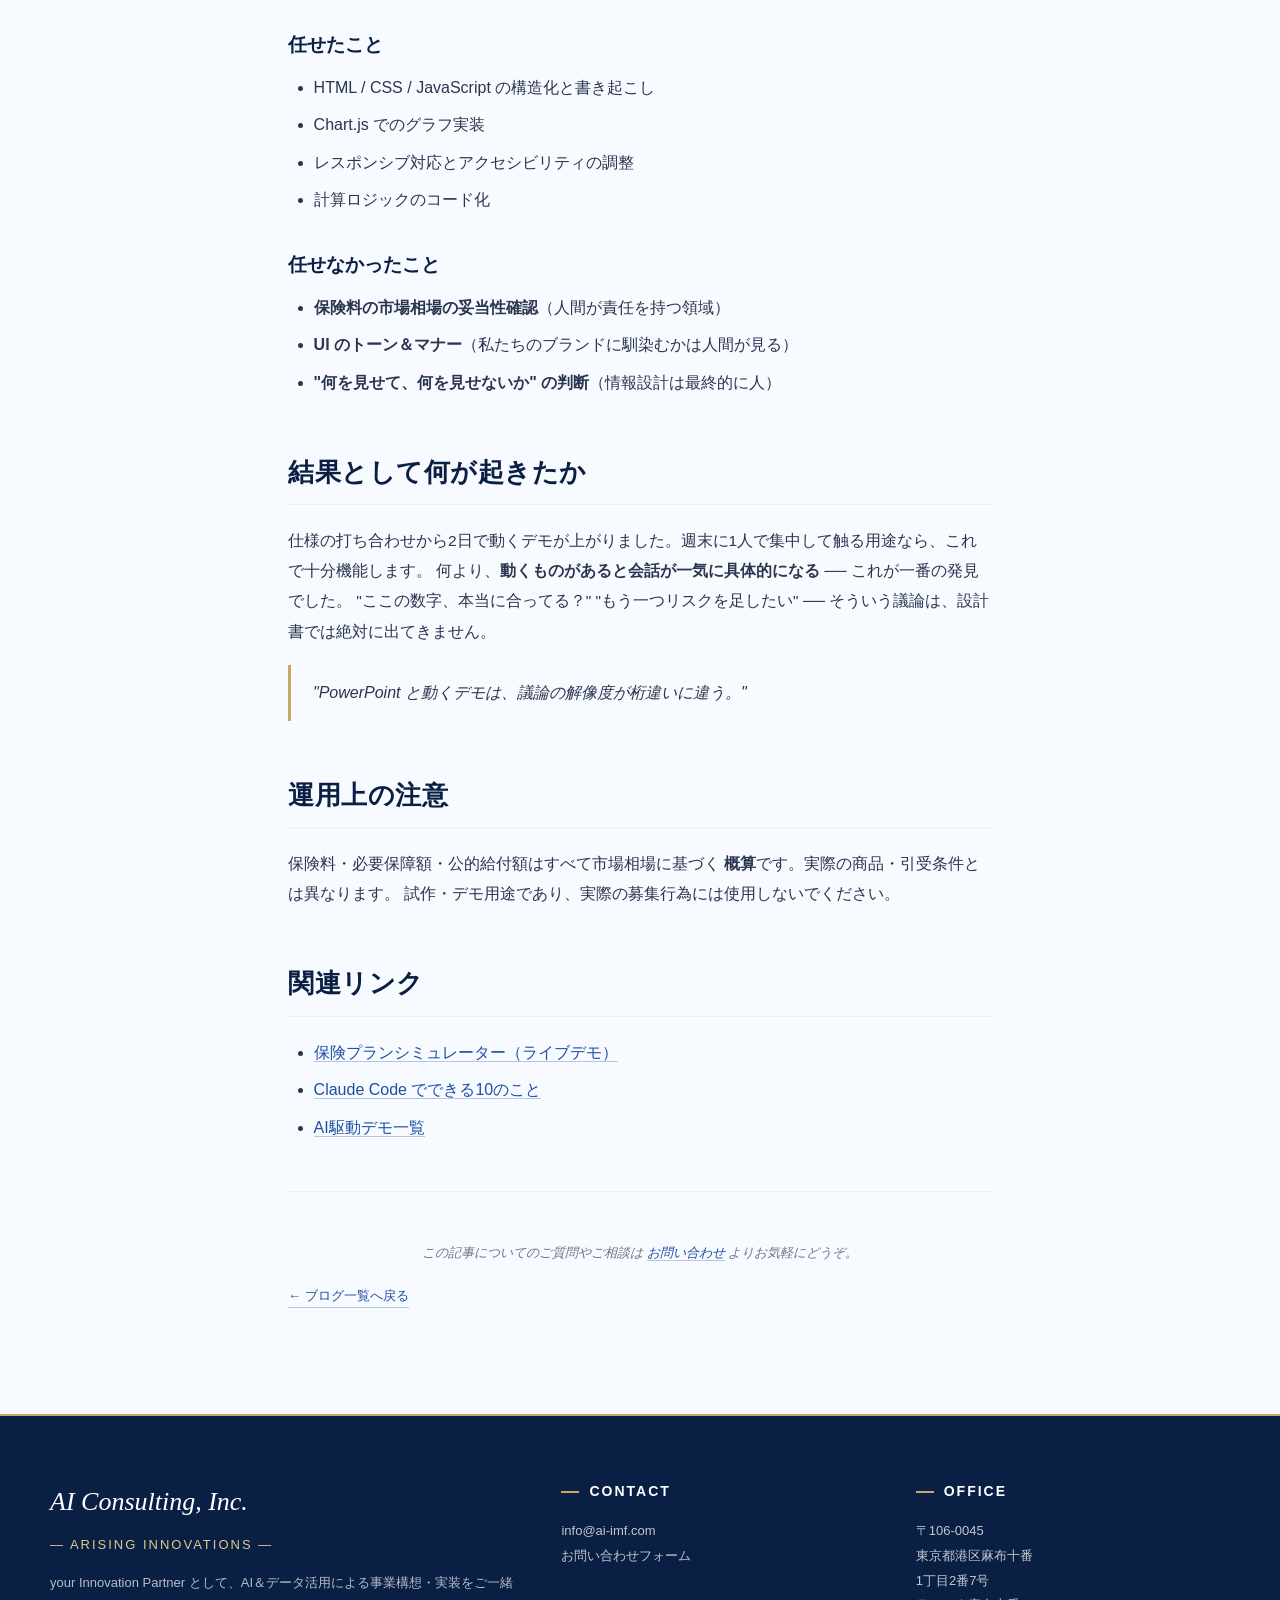
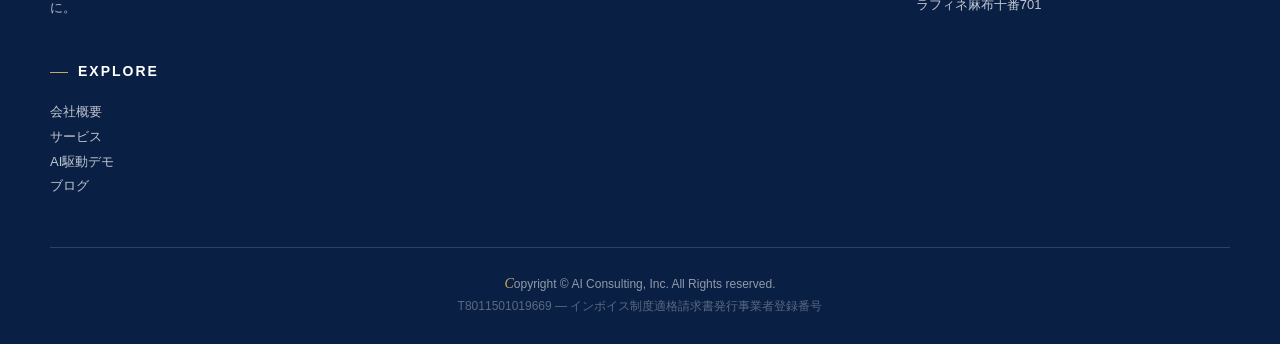
<file: blog/insurance-simulator-story.html>
<!DOCTYPE html>
<html lang="ja">
<head>
<meta charset="UTF-8">
<meta name="viewport" content="width=device-width,initial-scale=1">
<title>保険プランシミュレーターを作った話 | AI Consulting, Inc. Blog</title>
<meta name="description" content="Claude Code で家計のリスク可視化ツールを作った裏側">
<link rel="stylesheet" href="../styles.css">
</head>
<body>

<header class="site-header"><div class="nav">
  <div class="brand">
    <span class="en">AI Consulting, Inc.</span>
    <span class="jp">AIコンサルティング株式会社</span>
  </div>
  <ul>
    <li><a href="../index.html">HOME</a></li>
    <li><a href="../about.html">会社概要</a></li>
    <li><a href="../services.html">サービス</a></li>
    <li><a href="https://claude-code-training-two.vercel.app/" target="_blank" rel="noopener">研修</a></li>
    <li><a href="../demos.html">デモ</a></li>
    <li><a href="index.html">ブログ</a></li>
    <li><a href="../contact.html" class="cta">お問い合わせ</a></li>
  </ul>
</div></header>

<section class="page-hero"><div class="inner">
  <div class="crumbs"><a href="../index.html">HOME</a> &nbsp;/&nbsp; <a href="index.html">BLOG</a></div>
  <h1>保険プランシミュレーターを作った話</h1>
  <div class="en">Claude Code で家計のリスク可視化ツールを作った裏側</div>
</div></section>

<section class="section">
  <article class="article">
    <a href="index.html" class="back-link">ブログ一覧へ戻る</a>
    <div class="article-meta">
      <span class="blog-tag">事例</span>
      <span class="date">2026.06.18</span>
      <span class="author">by AI Consulting, Inc.</span>
    </div>
    <p>
      私たちが最初に Claude Code で作った Web デモの一つが、<a href="https://insurance-simulator-tawny.vercel.app" target="_blank" rel="noopener">保険プランシミュレーター</a>です。
      家族構成・働き方・資産・リスク許容度を入れると、生命／医療／がん／就業不能の必要保障額を計算し、90歳までの資産推移を3シナリオで描きます。
      この記事では、なぜ／どうやって作ったのか、その裏側をお話しします。
    </p>

    <h2>なぜ作ったのか</h2>
    <p>
      きっかけは、ある相談でした。"保険、入りすぎている気がするけど、自分で計算する気力がない"。── 多くの人が抱える悩みです。
      しかし保険会社のシミュレーターは "自社商品を売るための前提" でしか動かないし、独立系のツールは UI が古く、入力項目も多い。
      <strong>「家計のリスクを可視化する独立系の Web ツール」が、フロンティアAIの時代なら半日で作れるはず</strong> ── そう思って手を動かしました。
    </p>

    <h2>設計の意図</h2>
    <h3>1. 単一 HTML、CDN だけで完結</h3>
    <p>
      ビルド不要、サーバー不要、依存は Chart.js だけ。Vercel に上げて URL を渡すだけで誰でも触れる ── このシンプルさは "気軽に試せる" 体験の土台です。
    </p>
    <h3>2. "答え" ではなく "考える材料" を出す</h3>
    <p>
      シミュレーターは正解を出しません。<strong>「あなたの場合、こういうリスクとこういうカバー率がある」</strong> という見え方を返します。判断は使う人に委ねる。
    </p>
    <h3>3. リスク種類ごとにタブ分け</h3>
    <p>
      生命・医療／ペット保険／自動車保険／地震保険 ── 性質の違うリスクを、同じ画面で並列に扱うと混乱します。タブで切り替える設計に落ち着きました。
    </p>

    <h2>Claude Code に何を任せ、何を任せなかったか</h2>
    <h3>任せたこと</h3>
    <ul>
      <li>HTML / CSS / JavaScript の構造化と書き起こし</li>
      <li>Chart.js でのグラフ実装</li>
      <li>レスポンシブ対応とアクセシビリティの調整</li>
      <li>計算ロジックのコード化</li>
    </ul>
    <h3>任せなかったこと</h3>
    <ul>
      <li><strong>保険料の市場相場の妥当性確認</strong>（人間が責任を持つ領域）</li>
      <li><strong>UI のトーン＆マナー</strong>（私たちのブランドに馴染むかは人間が見る）</li>
      <li><strong>"何を見せて、何を見せないか" の判断</strong>（情報設計は最終的に人）</li>
    </ul>

    <h2>結果として何が起きたか</h2>
    <p>
      仕様の打ち合わせから2日で動くデモが上がりました。週末に1人で集中して触る用途なら、これで十分機能します。
      何より、<strong>動くものがあると会話が一気に具体的になる</strong> ── これが一番の発見でした。
      "ここの数字、本当に合ってる？" "もう一つリスクを足したい" ── そういう議論は、設計書では絶対に出てきません。
    </p>

    <blockquote>
      "PowerPoint と動くデモは、議論の解像度が桁違いに違う。"
    </blockquote>

    <h2>運用上の注意</h2>
    <p>
      保険料・必要保障額・公的給付額はすべて市場相場に基づく <strong>概算</strong>です。実際の商品・引受条件とは異なります。
      試作・デモ用途であり、実際の募集行為には使用しないでください。
    </p>

    <h2>関連リンク</h2>
    <ul>
      <li><a href="https://insurance-simulator-tawny.vercel.app" target="_blank" rel="noopener">保険プランシミュレーター（ライブデモ）</a></li>
      <li><a href="claude-code-capabilities.html">Claude Code でできる10のこと</a></li>
      <li><a href="../demos.html">AI駆動デモ一覧</a></li>
    </ul>
    <hr style="margin:48px 0;border:0;border-top:1px solid var(--ice)">
    <p style="text-align:center;color:var(--muted);font-size:13px;font-style:italic">
      この記事についてのご質問やご相談は <a href="../contact.html">お問い合わせ</a> よりお気軽にどうぞ。
    </p>
    <a href="index.html" class="back-link">ブログ一覧へ戻る</a>
  </article>
</section>

<footer class="site-footer">
  <div class="inner">
    <div class="brand-block">
      <span class="en">AI Consulting, Inc.</span>
      <span class="jp">— ARISING INNOVATIONS —</span>
      <p style="margin-top:14px;color:rgba(255,255,255,.7)">your Innovation Partner として、AI＆データ活用による事業構想・実装をご一緒に。</p>
    </div>
    <div>
      <h4>CONTACT</h4>
      <p><a href="mailto:info@ai-imf.com">info@ai-imf.com</a></p>
      <p><a href="../contact.html">お問い合わせフォーム</a></p>
    </div>
    <div>
      <h4>OFFICE</h4>
      <p>〒106-0045<br>東京都港区麻布十番<br>1丁目2番7号<br>ラフィネ麻布十番701</p>
    </div>
    <div>
      <h4>EXPLORE</h4>
      <p><a href="../about.html">会社概要</a></p>
      <p><a href="../services.html">サービス</a></p>
      <p><a href="../demos.html">AI駆動デモ</a></p>
      <p><a href="index.html">ブログ</a></p>
    </div>
  </div>
  <div class="copy">
    <span class="c">C</span>opyright © AI Consulting, Inc.  All Rights reserved.<br>
    <span style="opacity:.6">T8011501019669 — インボイス制度適格請求書発行事業者登録番号</span>
  </div>
</footer>

</body>
</html>
</file>
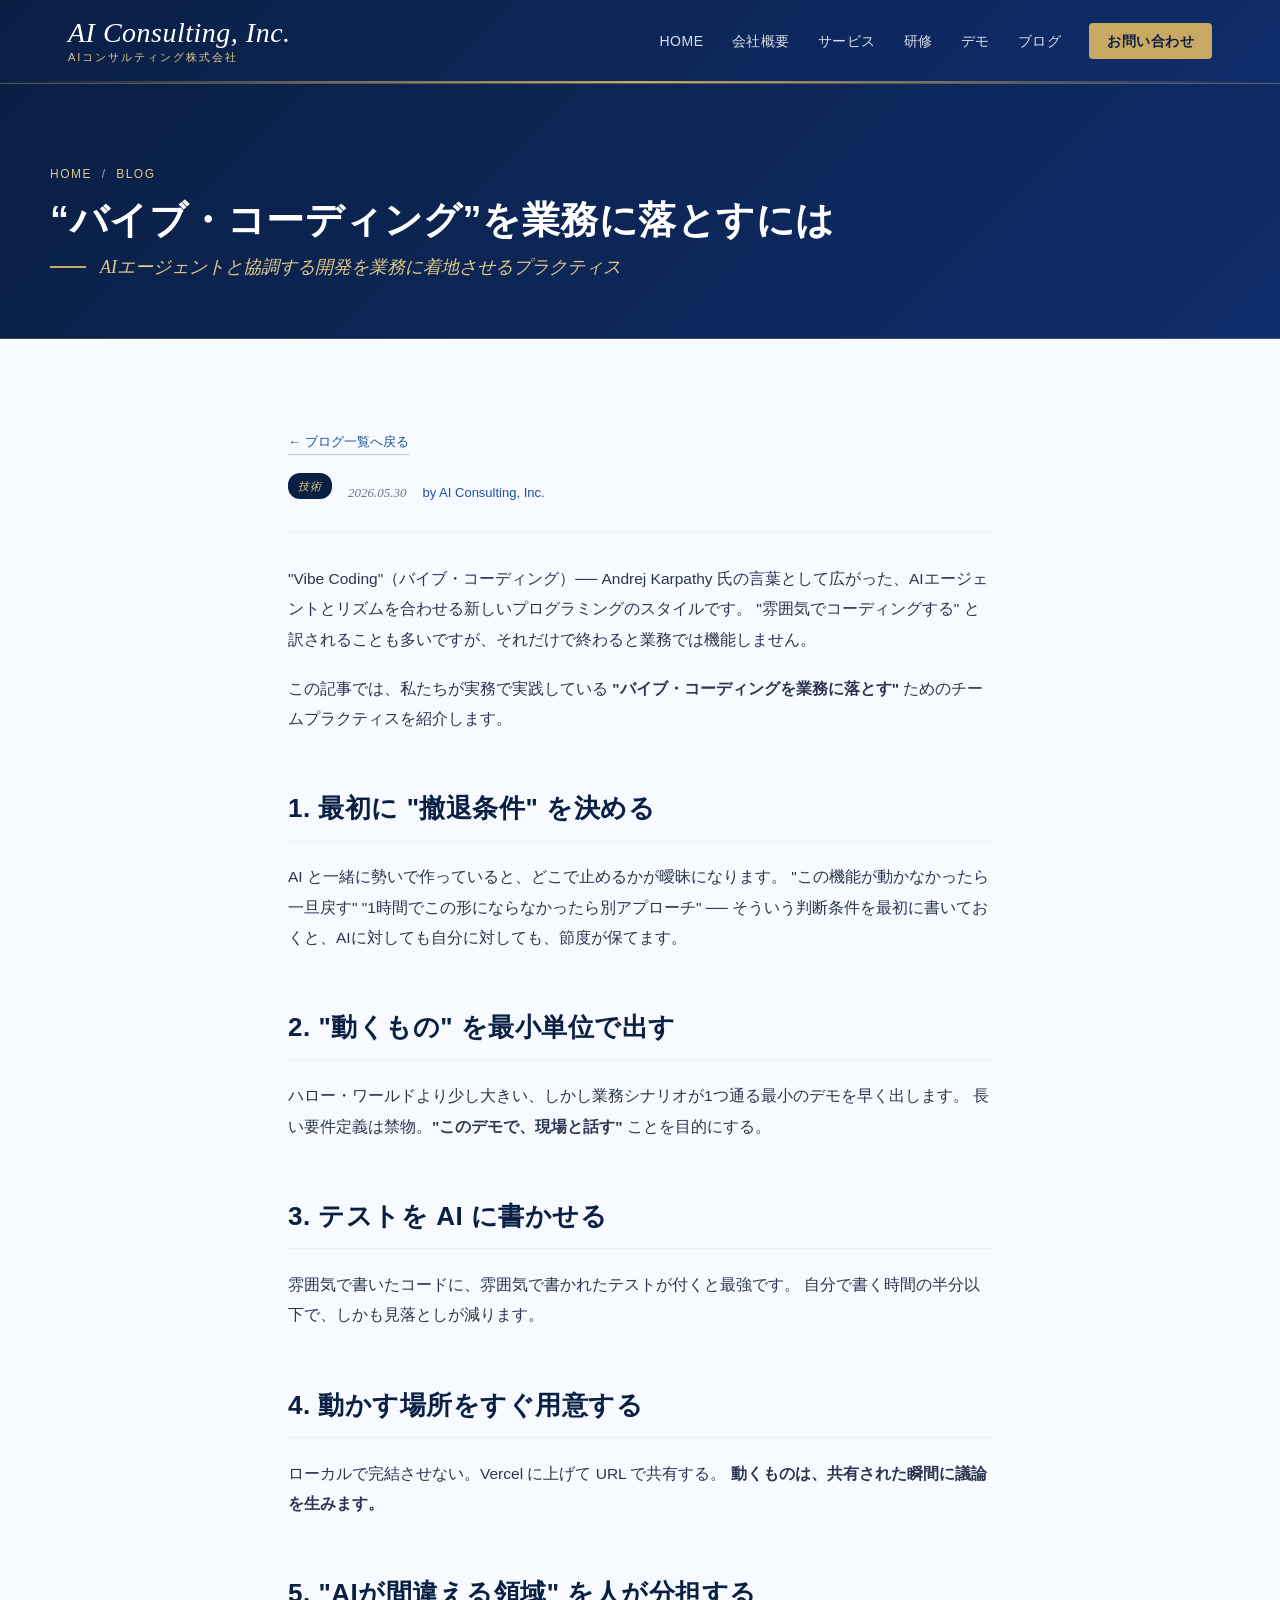
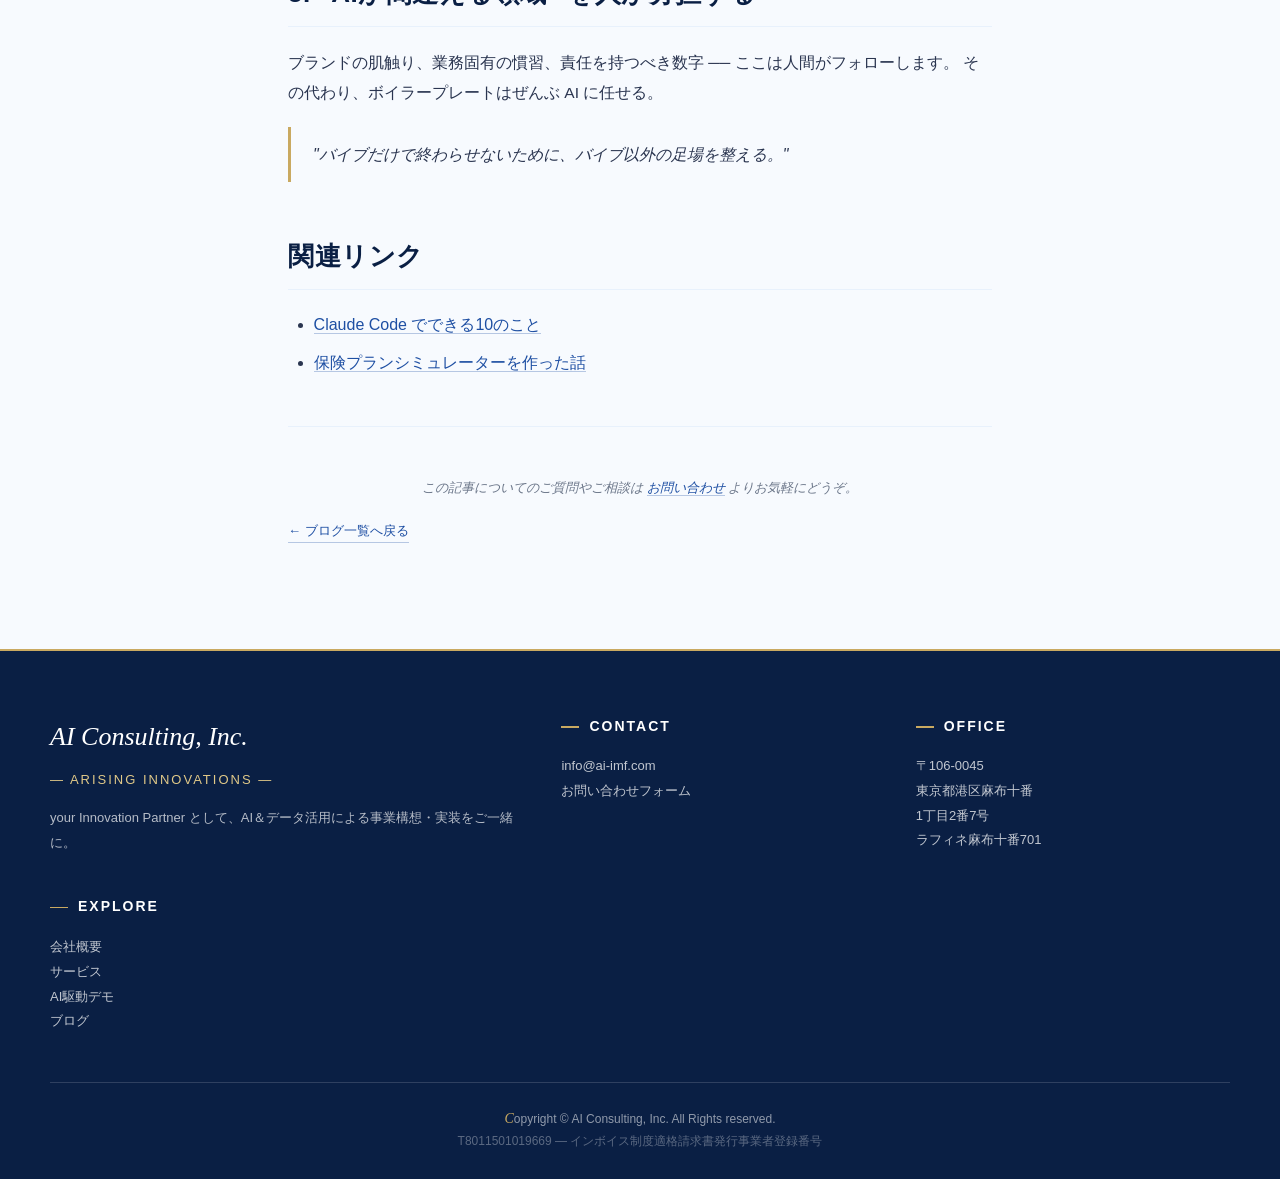
<file: blog/vibe-coding-with-claude.html>
<!DOCTYPE html>
<html lang="ja">
<head>
<meta charset="UTF-8">
<meta name="viewport" content="width=device-width,initial-scale=1">
<title>“バイブ・コーディング”を業務に落とすには | AI Consulting, Inc. Blog</title>
<meta name="description" content="AIエージェントと協調する開発を業務に着地させるプラクティス">
<link rel="stylesheet" href="../styles.css">
</head>
<body>

<header class="site-header"><div class="nav">
  <div class="brand">
    <span class="en">AI Consulting, Inc.</span>
    <span class="jp">AIコンサルティング株式会社</span>
  </div>
  <ul>
    <li><a href="../index.html">HOME</a></li>
    <li><a href="../about.html">会社概要</a></li>
    <li><a href="../services.html">サービス</a></li>
    <li><a href="https://claude-code-training-two.vercel.app/" target="_blank" rel="noopener">研修</a></li>
    <li><a href="../demos.html">デモ</a></li>
    <li><a href="index.html">ブログ</a></li>
    <li><a href="../contact.html" class="cta">お問い合わせ</a></li>
  </ul>
</div></header>

<section class="page-hero"><div class="inner">
  <div class="crumbs"><a href="../index.html">HOME</a> &nbsp;/&nbsp; <a href="index.html">BLOG</a></div>
  <h1>“バイブ・コーディング”を業務に落とすには</h1>
  <div class="en">AIエージェントと協調する開発を業務に着地させるプラクティス</div>
</div></section>

<section class="section">
  <article class="article">
    <a href="index.html" class="back-link">ブログ一覧へ戻る</a>
    <div class="article-meta">
      <span class="blog-tag">技術</span>
      <span class="date">2026.05.30</span>
      <span class="author">by AI Consulting, Inc.</span>
    </div>
    <p>
      "Vibe Coding"（バイブ・コーディング）── Andrej Karpathy 氏の言葉として広がった、AIエージェントとリズムを合わせる新しいプログラミングのスタイルです。
      "雰囲気でコーディングする" と訳されることも多いですが、それだけで終わると業務では機能しません。
    </p>
    <p>
      この記事では、私たちが実務で実践している <strong>"バイブ・コーディングを業務に落とす"</strong> ためのチームプラクティスを紹介します。
    </p>

    <h2>1. 最初に "撤退条件" を決める</h2>
    <p>
      AI と一緒に勢いで作っていると、どこで止めるかが曖昧になります。
      "この機能が動かなかったら一旦戻す" "1時間でこの形にならなかったら別アプローチ" ── そういう判断条件を最初に書いておくと、AIに対しても自分に対しても、節度が保てます。
    </p>

    <h2>2. "動くもの" を最小単位で出す</h2>
    <p>
      ハロー・ワールドより少し大きい、しかし業務シナリオが1つ通る最小のデモを早く出します。
      長い要件定義は禁物。<strong>"このデモで、現場と話す"</strong> ことを目的にする。
    </p>

    <h2>3. テストを AI に書かせる</h2>
    <p>
      雰囲気で書いたコードに、雰囲気で書かれたテストが付くと最強です。
      自分で書く時間の半分以下で、しかも見落としが減ります。
    </p>

    <h2>4. 動かす場所をすぐ用意する</h2>
    <p>
      ローカルで完結させない。Vercel に上げて URL で共有する。
      <strong>動くものは、共有された瞬間に議論を生みます。</strong>
    </p>

    <h2>5. "AIが間違える領域" を人が分担する</h2>
    <p>
      ブランドの肌触り、業務固有の慣習、責任を持つべき数字 ── ここは人間がフォローします。
      その代わり、ボイラープレートはぜんぶ AI に任せる。
    </p>

    <blockquote>
      "バイブだけで終わらせないために、バイブ以外の足場を整える。"
    </blockquote>

    <h2>関連リンク</h2>
    <ul>
      <li><a href="claude-code-capabilities.html">Claude Code でできる10のこと</a></li>
      <li><a href="insurance-simulator-story.html">保険プランシミュレーターを作った話</a></li>
    </ul>
    <hr style="margin:48px 0;border:0;border-top:1px solid var(--ice)">
    <p style="text-align:center;color:var(--muted);font-size:13px;font-style:italic">
      この記事についてのご質問やご相談は <a href="../contact.html">お問い合わせ</a> よりお気軽にどうぞ。
    </p>
    <a href="index.html" class="back-link">ブログ一覧へ戻る</a>
  </article>
</section>

<footer class="site-footer">
  <div class="inner">
    <div class="brand-block">
      <span class="en">AI Consulting, Inc.</span>
      <span class="jp">— ARISING INNOVATIONS —</span>
      <p style="margin-top:14px;color:rgba(255,255,255,.7)">your Innovation Partner として、AI＆データ活用による事業構想・実装をご一緒に。</p>
    </div>
    <div>
      <h4>CONTACT</h4>
      <p><a href="mailto:info@ai-imf.com">info@ai-imf.com</a></p>
      <p><a href="../contact.html">お問い合わせフォーム</a></p>
    </div>
    <div>
      <h4>OFFICE</h4>
      <p>〒106-0045<br>東京都港区麻布十番<br>1丁目2番7号<br>ラフィネ麻布十番701</p>
    </div>
    <div>
      <h4>EXPLORE</h4>
      <p><a href="../about.html">会社概要</a></p>
      <p><a href="../services.html">サービス</a></p>
      <p><a href="../demos.html">AI駆動デモ</a></p>
      <p><a href="index.html">ブログ</a></p>
    </div>
  </div>
  <div class="copy">
    <span class="c">C</span>opyright © AI Consulting, Inc.  All Rights reserved.<br>
    <span style="opacity:.6">T8011501019669 — インボイス制度適格請求書発行事業者登録番号</span>
  </div>
</footer>

</body>
</html>
</file>
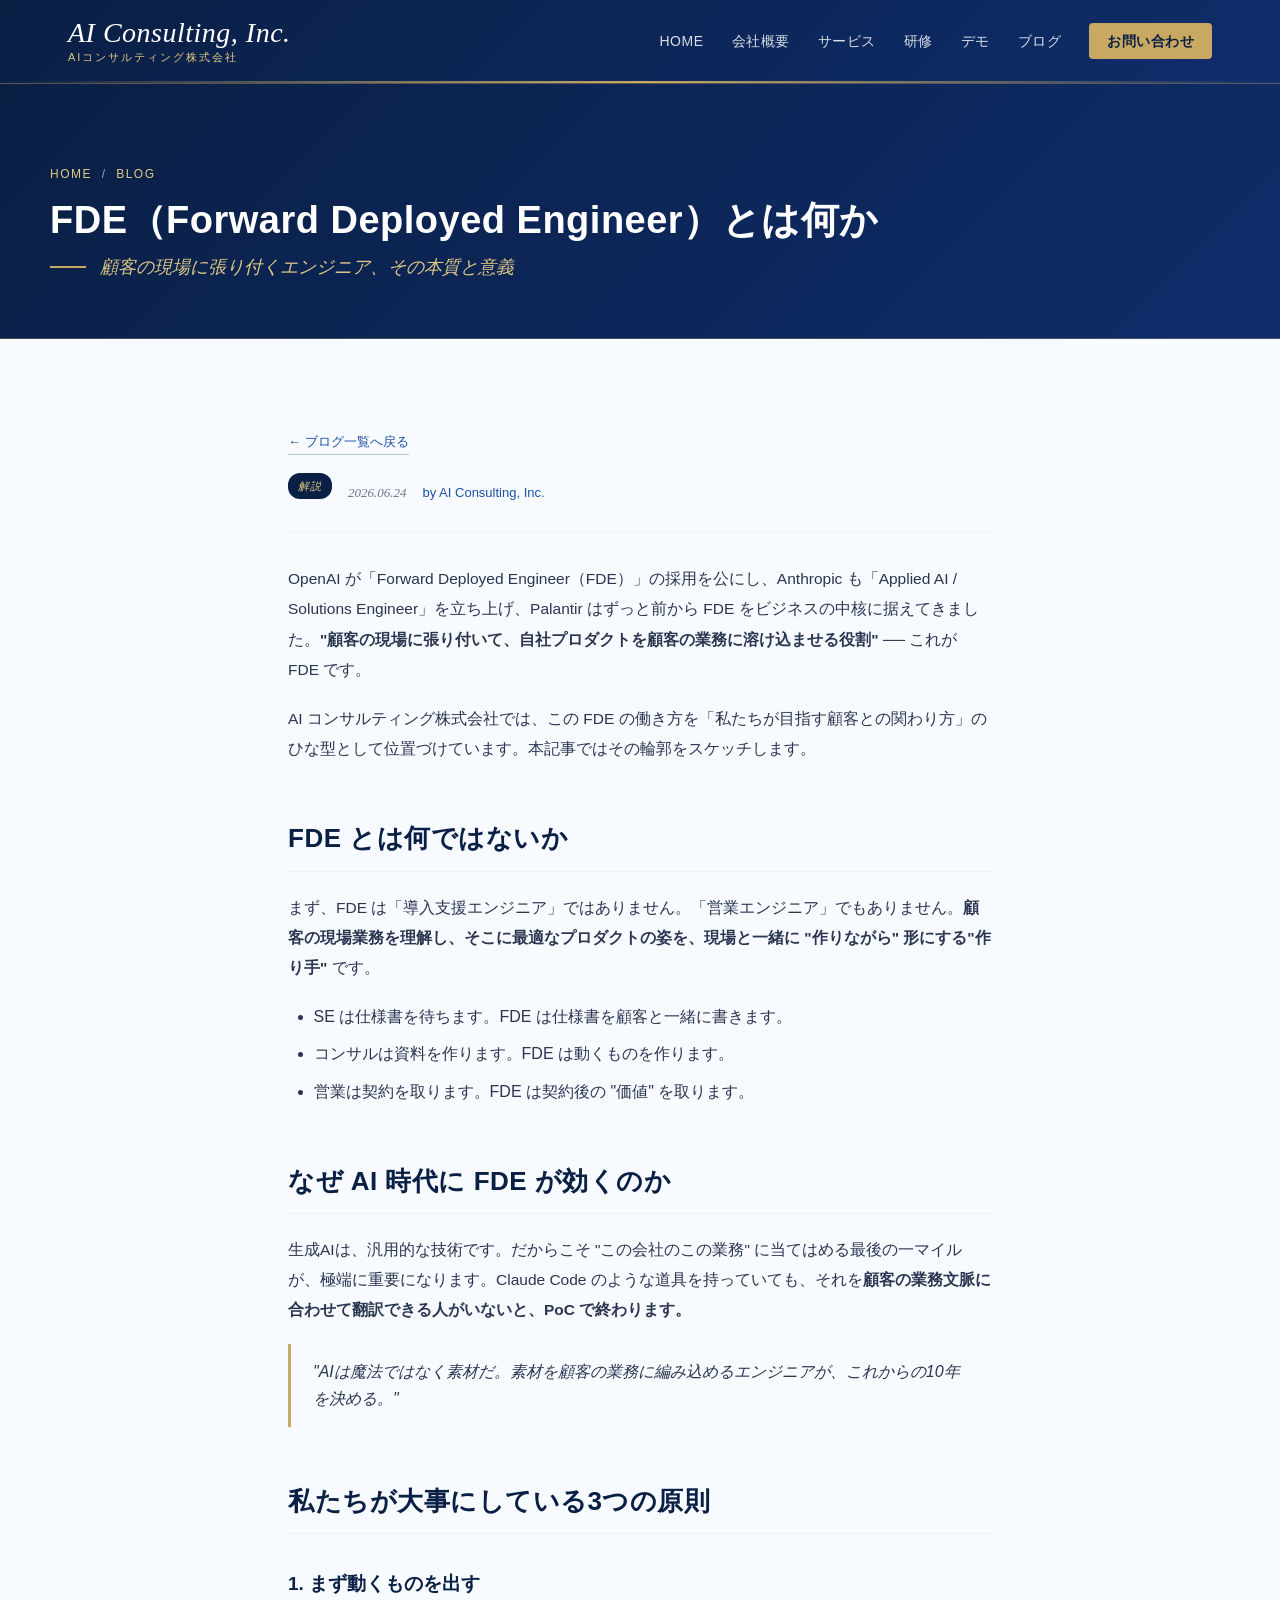
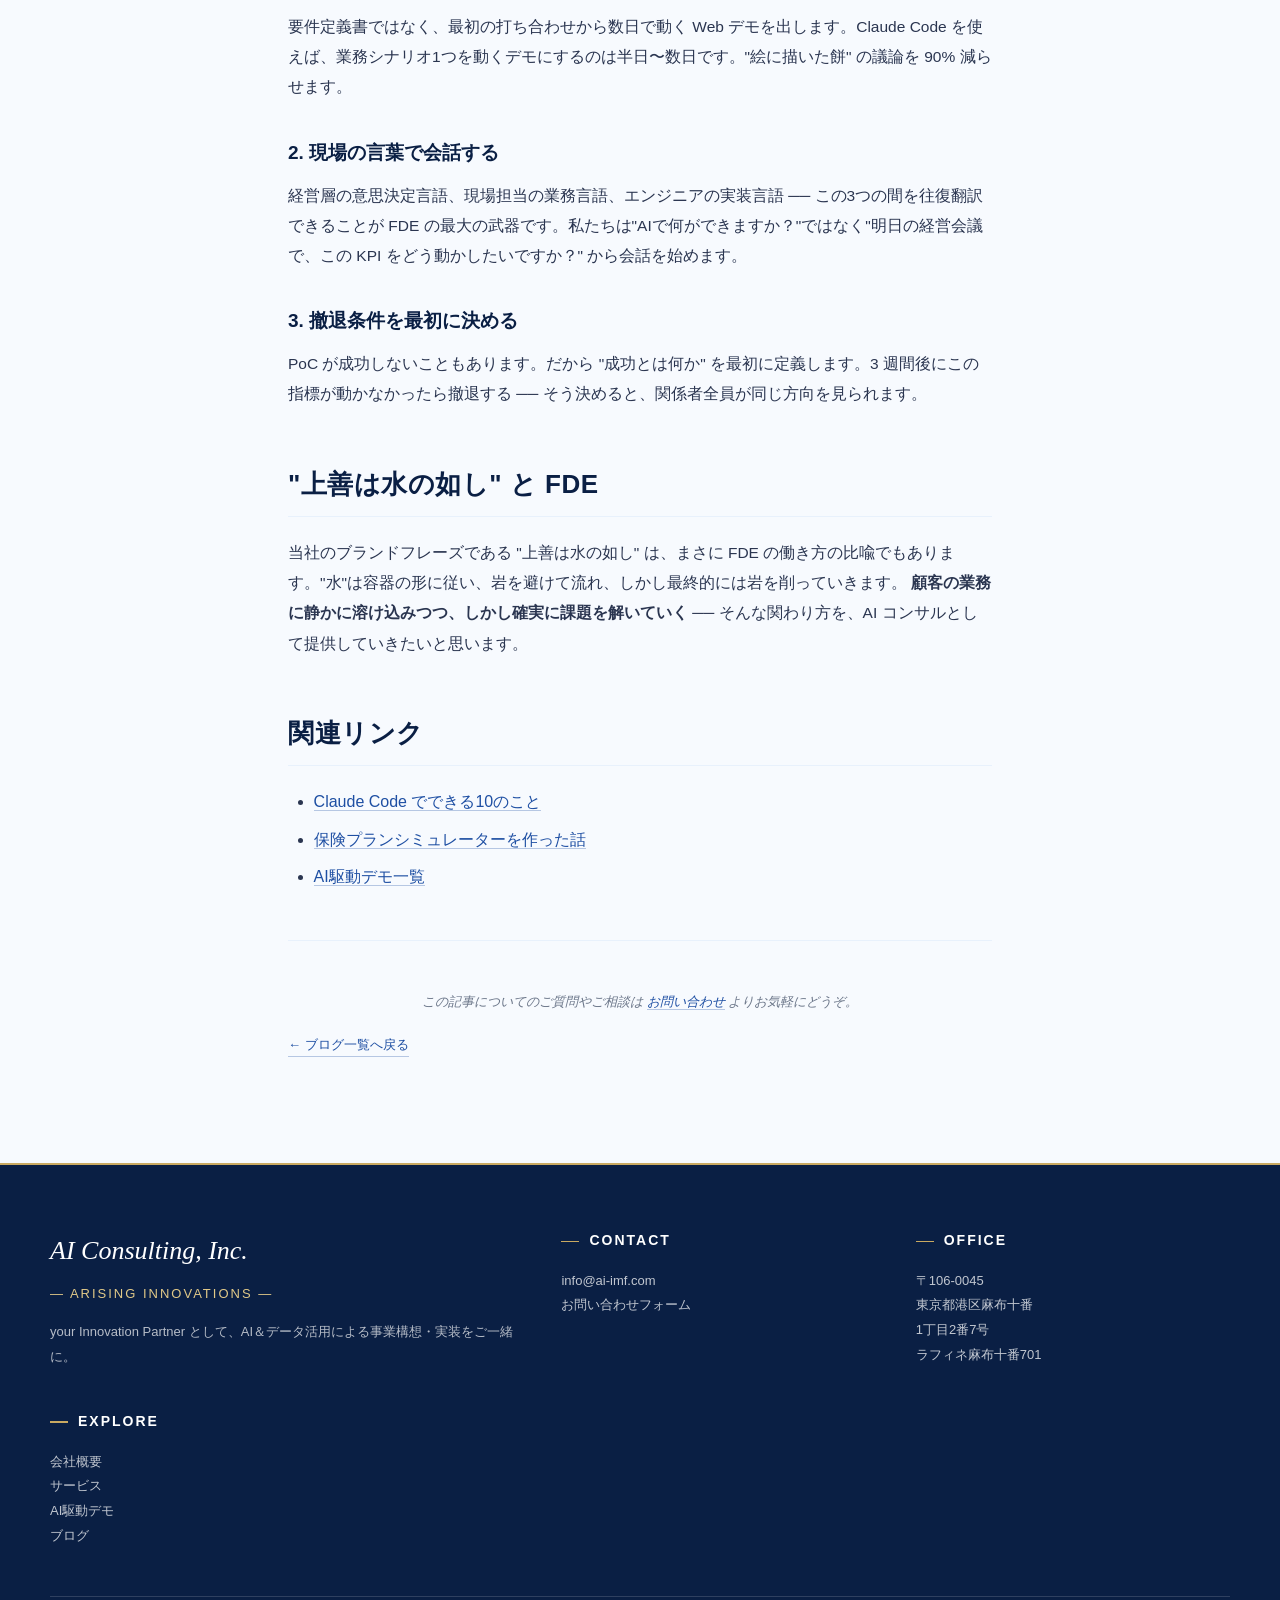
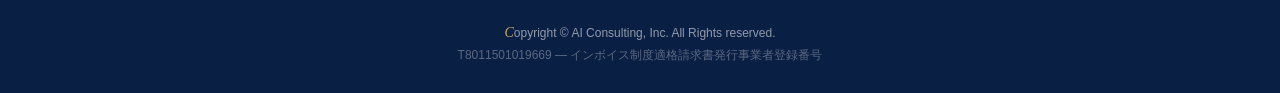
<file: blog/what-is-fde.html>
<!DOCTYPE html>
<html lang="ja">
<head>
<meta charset="UTF-8">
<meta name="viewport" content="width=device-width,initial-scale=1">
<title>FDE（Forward Deployed Engineer）とは何か | AI Consulting, Inc. Blog</title>
<meta name="description" content="顧客の現場に張り付くエンジニア、その本質と意義">
<link rel="stylesheet" href="../styles.css">
</head>
<body>

<header class="site-header"><div class="nav">
  <div class="brand">
    <span class="en">AI Consulting, Inc.</span>
    <span class="jp">AIコンサルティング株式会社</span>
  </div>
  <ul>
    <li><a href="../index.html">HOME</a></li>
    <li><a href="../about.html">会社概要</a></li>
    <li><a href="../services.html">サービス</a></li>
    <li><a href="https://claude-code-training-two.vercel.app/" target="_blank" rel="noopener">研修</a></li>
    <li><a href="../demos.html">デモ</a></li>
    <li><a href="index.html">ブログ</a></li>
    <li><a href="../contact.html" class="cta">お問い合わせ</a></li>
  </ul>
</div></header>

<section class="page-hero"><div class="inner">
  <div class="crumbs"><a href="../index.html">HOME</a> &nbsp;/&nbsp; <a href="index.html">BLOG</a></div>
  <h1>FDE（Forward Deployed Engineer）とは何か</h1>
  <div class="en">顧客の現場に張り付くエンジニア、その本質と意義</div>
</div></section>

<section class="section">
  <article class="article">
    <a href="index.html" class="back-link">ブログ一覧へ戻る</a>
    <div class="article-meta">
      <span class="blog-tag">解説</span>
      <span class="date">2026.06.24</span>
      <span class="author">by AI Consulting, Inc.</span>
    </div>
    <p>
      OpenAI が「Forward Deployed Engineer（FDE）」の採用を公にし、Anthropic も「Applied AI / Solutions Engineer」を立ち上げ、Palantir はずっと前から FDE をビジネスの中核に据えてきました。<strong>"顧客の現場に張り付いて、自社プロダクトを顧客の業務に溶け込ませる役割"</strong> ── これが FDE です。
    </p>
    <p>
      AI コンサルティング株式会社では、この FDE の働き方を「私たちが目指す顧客との関わり方」のひな型として位置づけています。本記事ではその輪郭をスケッチします。
    </p>

    <h2>FDE とは何ではないか</h2>
    <p>
      まず、FDE は「導入支援エンジニア」ではありません。「営業エンジニア」でもありません。<strong>顧客の現場業務を理解し、そこに最適なプロダクトの姿を、現場と一緒に "作りながら" 形にする"作り手"</strong> です。
    </p>
    <ul>
      <li>SE は仕様書を待ちます。FDE は仕様書を顧客と一緒に書きます。</li>
      <li>コンサルは資料を作ります。FDE は動くものを作ります。</li>
      <li>営業は契約を取ります。FDE は契約後の "価値" を取ります。</li>
    </ul>

    <h2>なぜ AI 時代に FDE が効くのか</h2>
    <p>
      生成AIは、汎用的な技術です。だからこそ "この会社のこの業務" に当てはめる最後の一マイルが、極端に重要になります。Claude Code のような道具を持っていても、それを<strong>顧客の業務文脈に合わせて翻訳できる人がいないと、PoC で終わります。</strong>
    </p>
    <blockquote>
      "AIは魔法ではなく素材だ。素材を顧客の業務に編み込めるエンジニアが、これからの10年を決める。"
    </blockquote>

    <h2>私たちが大事にしている3つの原則</h2>
    <h3>1. まず動くものを出す</h3>
    <p>
      要件定義書ではなく、最初の打ち合わせから数日で動く Web デモを出します。Claude Code を使えば、業務シナリオ1つを動くデモにするのは半日〜数日です。"絵に描いた餅" の議論を 90% 減らせます。
    </p>
    <h3>2. 現場の言葉で会話する</h3>
    <p>
      経営層の意思決定言語、現場担当の業務言語、エンジニアの実装言語 ── この3つの間を往復翻訳できることが FDE の最大の武器です。私たちは"AIで何ができますか？"ではなく"明日の経営会議で、この KPI をどう動かしたいですか？" から会話を始めます。
    </p>
    <h3>3. 撤退条件を最初に決める</h3>
    <p>
      PoC が成功しないこともあります。だから "成功とは何か" を最初に定義します。3 週間後にこの指標が動かなかったら撤退する ── そう決めると、関係者全員が同じ方向を見られます。
    </p>

    <h2>"上善は水の如し" と FDE</h2>
    <p>
      当社のブランドフレーズである "上善は水の如し" は、まさに FDE の働き方の比喩でもあります。"水"は容器の形に従い、岩を避けて流れ、しかし最終的には岩を削っていきます。
      <strong>顧客の業務に静かに溶け込みつつ、しかし確実に課題を解いていく</strong> ── そんな関わり方を、AI コンサルとして提供していきたいと思います。
    </p>

    <h2>関連リンク</h2>
    <ul>
      <li><a href="claude-code-capabilities.html">Claude Code でできる10のこと</a></li>
      <li><a href="insurance-simulator-story.html">保険プランシミュレーターを作った話</a></li>
      <li><a href="../demos.html">AI駆動デモ一覧</a></li>
    </ul>
    <hr style="margin:48px 0;border:0;border-top:1px solid var(--ice)">
    <p style="text-align:center;color:var(--muted);font-size:13px;font-style:italic">
      この記事についてのご質問やご相談は <a href="../contact.html">お問い合わせ</a> よりお気軽にどうぞ。
    </p>
    <a href="index.html" class="back-link">ブログ一覧へ戻る</a>
  </article>
</section>

<footer class="site-footer">
  <div class="inner">
    <div class="brand-block">
      <span class="en">AI Consulting, Inc.</span>
      <span class="jp">— ARISING INNOVATIONS —</span>
      <p style="margin-top:14px;color:rgba(255,255,255,.7)">your Innovation Partner として、AI＆データ活用による事業構想・実装をご一緒に。</p>
    </div>
    <div>
      <h4>CONTACT</h4>
      <p><a href="mailto:info@ai-imf.com">info@ai-imf.com</a></p>
      <p><a href="../contact.html">お問い合わせフォーム</a></p>
    </div>
    <div>
      <h4>OFFICE</h4>
      <p>〒106-0045<br>東京都港区麻布十番<br>1丁目2番7号<br>ラフィネ麻布十番701</p>
    </div>
    <div>
      <h4>EXPLORE</h4>
      <p><a href="../about.html">会社概要</a></p>
      <p><a href="../services.html">サービス</a></p>
      <p><a href="../demos.html">AI駆動デモ</a></p>
      <p><a href="index.html">ブログ</a></p>
    </div>
  </div>
  <div class="copy">
    <span class="c">C</span>opyright © AI Consulting, Inc.  All Rights reserved.<br>
    <span style="opacity:.6">T8011501019669 — インボイス制度適格請求書発行事業者登録番号</span>
  </div>
</footer>

</body>
</html>
</file>
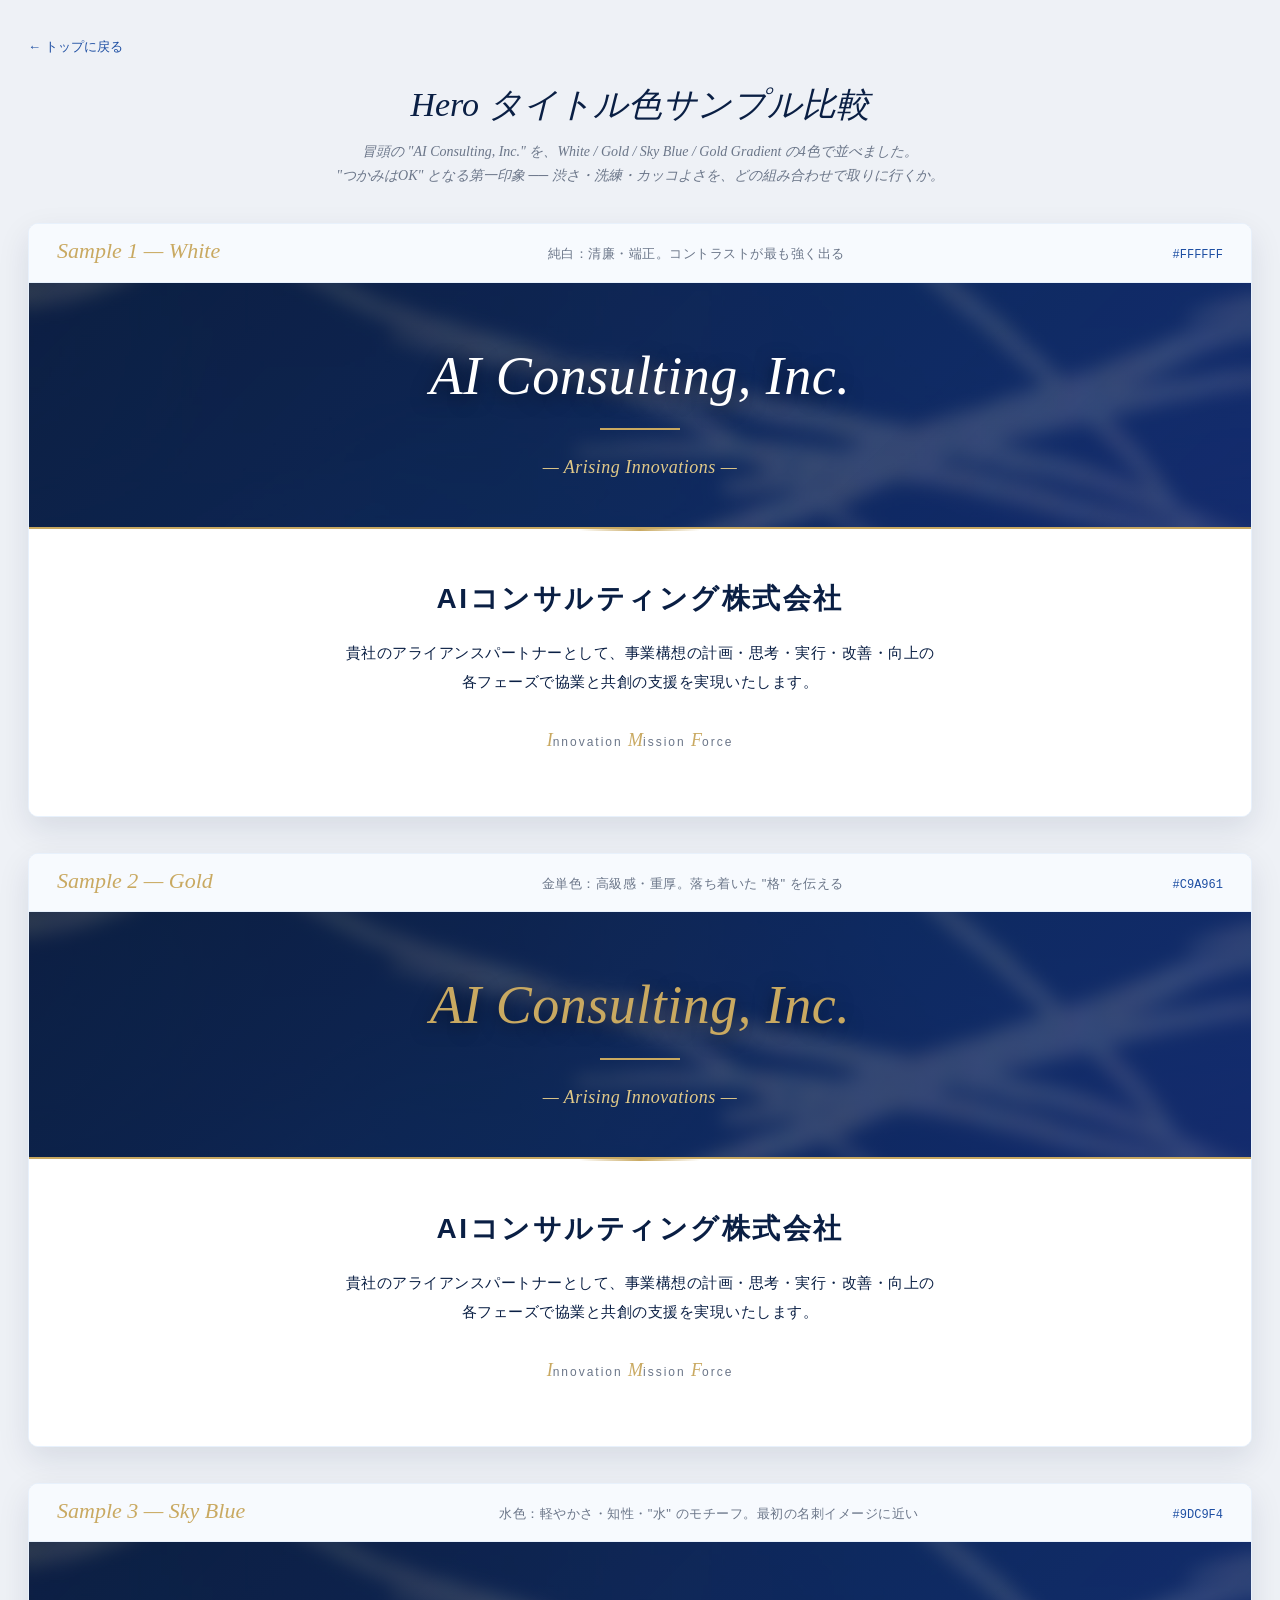
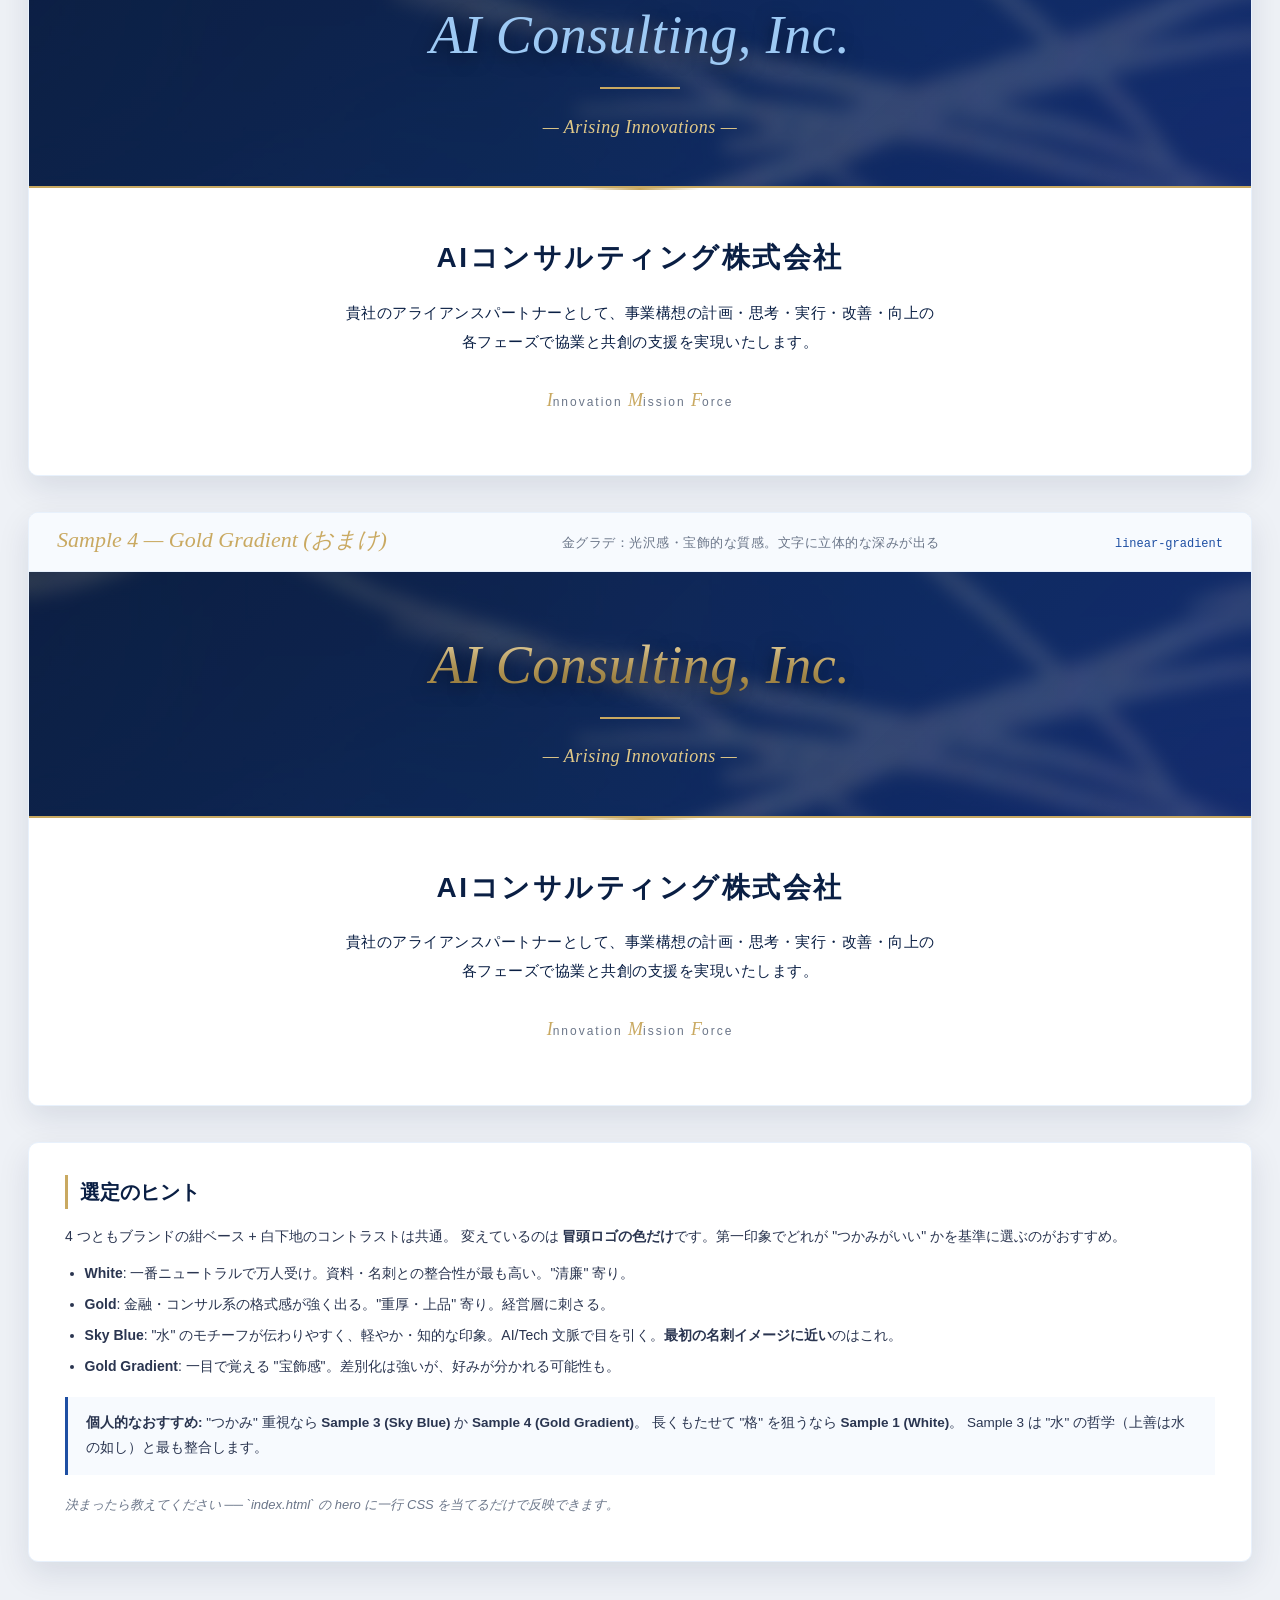
<file: samples/hero-colors.html>
<!DOCTYPE html>
<html lang="ja">
<head>
<meta charset="UTF-8">
<meta name="viewport" content="width=device-width,initial-scale=1">
<title>Hero タイトル色サンプル比較 — AI Consulting, Inc.</title>
<meta name="robots" content="noindex,nofollow">
<link rel="stylesheet" href="../styles.css">
<style>
  body{background:#eef1f6}
  .compare-shell{max-width:1280px;margin:0 auto;padding:32px 28px 80px}
  .compare-shell .lead-h1{
    font-family:var(--chancery);font-style:italic;color:var(--navy);
    font-size:34px;margin-bottom:6px;font-weight:400;text-align:center;
  }
  .compare-shell .lead-sub{
    text-align:center;color:var(--muted);font-size:14px;font-style:italic;
    font-family:var(--serif);margin-bottom:36px;line-height:1.7
  }
  .sample{
    background:#fff;border:1px solid var(--ice);border-radius:10px;
    box-shadow:var(--shadow);overflow:hidden;margin-bottom:36px;
  }
  .sample-tag{
    display:flex;justify-content:space-between;align-items:baseline;
    padding:16px 28px;border-bottom:1px solid var(--ice);background:var(--cream);
  }
  .sample-tag .label{
    font-family:var(--chancery);font-style:italic;color:var(--gold);
    font-size:22px;line-height:1;
  }
  .sample-tag .desc{color:var(--muted);font-size:13px;letter-spacing:.5px}
  .sample-tag .hex{color:var(--blue);font-family:Consolas,monospace;font-size:12px}

  /* common reset for sample heros */
  .s-hero{display:flex;flex-direction:column}
  .s-top{
    padding:64px 28px 44px;text-align:center;color:#fff;
    border-bottom:2px solid var(--gold);
    background:
      linear-gradient(135deg, rgba(10,31,68,.78) 0%, rgba(15,45,107,.72) 60%, rgba(22,47,122,.78) 100%),
      url("../img/hero-bg.jpg") center/cover no-repeat,
      linear-gradient(160deg, var(--navy) 0%, var(--navy-mid) 70%, #162F7A 100%);
    position:relative;
  }
  .s-top h1{
    font-family:var(--chancery);font-style:italic;font-weight:400;
    font-size:54px;line-height:1.1;margin-bottom:8px;letter-spacing:.5px;
    text-shadow:0 4px 18px rgba(0,0,0,.5);
  }
  .s-top .accent{display:inline-block;width:80px;height:2px;background:var(--gold);margin:14px auto}
  .s-top .lede{
    font-family:var(--chancery);font-style:italic;
    font-size:18px;letter-spacing:.5px;
  }
  .s-bottom{
    background:#fff;padding:52px 28px 60px;text-align:center;position:relative;
  }
  .s-bottom::before{
    content:"";position:absolute;left:50%;top:0;transform:translate(-50%,-1px);
    width:120px;height:3px;background:linear-gradient(90deg,transparent,var(--gold),transparent);
  }
  .s-bottom .jp-title{
    color:var(--navy);font-family:var(--jp);font-size:28px;font-weight:700;
    letter-spacing:2.5px;margin-bottom:22px;line-height:1.3;
  }
  .s-bottom .sub-light{
    color:var(--navy);font-size:14.5px;line-height:2;letter-spacing:.5px;
    max-width:760px;margin:0 auto;
  }
  .s-bottom .imf-mark{
    margin-top:28px;font-size:12px;color:var(--muted);letter-spacing:2px;
  }
  .s-bottom .imf-mark .it{
    font-family:var(--chancery);font-style:italic;color:var(--gold);
    font-size:18px;letter-spacing:0;
  }

  /* ===== Color variants ===== */
  .v-white .s-top h1   { color:#FFFFFF; }
  .v-white .s-top .lede{ color:#E1C988; }

  .v-gold  .s-top h1   { color:#C9A961; }
  .v-gold  .s-top .lede{ color:#E1C988; }

  .v-sky   .s-top h1   { color:#9DC9F4; }
  .v-sky   .s-top .lede{ color:#E1C988; }

  /* gold gradient variant (extra bonus) */
  .v-gold-grad .s-top h1{
    background:linear-gradient(180deg,#F0DCAB 0%, #C9A961 55%, #9E7F38 100%);
    -webkit-background-clip:text;background-clip:text;
    -webkit-text-fill-color:transparent;color:transparent;
  }
  .v-gold-grad .s-top .lede{ color:#E1C988; }

  .decision{
    background:#fff;border:1px solid var(--ice);border-radius:10px;
    box-shadow:var(--shadow);padding:32px 36px;margin-top:36px;
  }
  .decision h2{
    color:var(--navy);font-size:20px;font-weight:700;margin-bottom:14px;
    border-left:3px solid var(--gold);padding-left:12px;
  }
  .decision p{color:var(--body);font-size:14px;line-height:1.9;margin-bottom:12px}
  .decision ul{padding-left:1.4em;color:var(--body);font-size:14px;line-height:1.8}
  .decision li{margin-bottom:.4em}
  .decision .note{
    background:var(--cream);border-left:3px solid var(--blue);
    padding:14px 18px;margin-top:18px;font-size:13.5px;color:var(--body);
    line-height:1.85;
  }
  .nav-back{
    display:inline-block;color:var(--blue);font-size:13px;margin-bottom:18px;
  }
  .nav-back::before{content:"← "}
</style>
</head>
<body>

<div class="compare-shell">
  <a href="../index.html" class="nav-back">トップに戻る</a>
  <h1 class="lead-h1">Hero タイトル色サンプル比較</h1>
  <p class="lead-sub">
    冒頭の "AI Consulting, Inc." を、White / Gold / Sky Blue / Gold Gradient の4色で並べました。<br>
    "つかみはOK" となる第一印象 ── 渋さ・洗練・カッコよさを、どの組み合わせで取りに行くか。
  </p>

  <!-- ============ SAMPLE 1 ============ -->
  <div class="sample">
    <div class="sample-tag">
      <span class="label">Sample 1 — White</span>
      <span class="desc">純白：清廉・端正。コントラストが最も強く出る</span>
      <span class="hex">#FFFFFF</span>
    </div>
    <div class="s-hero v-white">
      <div class="s-top">
        <h1>AI Consulting, Inc.</h1>
        <div class="accent"></div>
        <div class="lede">— Arising Innovations —</div>
      </div>
      <div class="s-bottom">
        <div class="jp-title">AIコンサルティング株式会社</div>
        <p class="sub-light">
          貴社のアライアンスパートナーとして、事業構想の計画・思考・実行・改善・向上の<br>
          各フェーズで協業と共創の支援を実現いたします。
        </p>
        <div class="imf-mark">
          <span class="it">I</span>nnovation&nbsp;<span class="it">M</span>ission&nbsp;<span class="it">F</span>orce
        </div>
      </div>
    </div>
  </div>

  <!-- ============ SAMPLE 2 ============ -->
  <div class="sample">
    <div class="sample-tag">
      <span class="label">Sample 2 — Gold</span>
      <span class="desc">金単色：高級感・重厚。落ち着いた "格" を伝える</span>
      <span class="hex">#C9A961</span>
    </div>
    <div class="s-hero v-gold">
      <div class="s-top">
        <h1>AI Consulting, Inc.</h1>
        <div class="accent"></div>
        <div class="lede">— Arising Innovations —</div>
      </div>
      <div class="s-bottom">
        <div class="jp-title">AIコンサルティング株式会社</div>
        <p class="sub-light">
          貴社のアライアンスパートナーとして、事業構想の計画・思考・実行・改善・向上の<br>
          各フェーズで協業と共創の支援を実現いたします。
        </p>
        <div class="imf-mark">
          <span class="it">I</span>nnovation&nbsp;<span class="it">M</span>ission&nbsp;<span class="it">F</span>orce
        </div>
      </div>
    </div>
  </div>

  <!-- ============ SAMPLE 3 ============ -->
  <div class="sample">
    <div class="sample-tag">
      <span class="label">Sample 3 — Sky Blue</span>
      <span class="desc">水色：軽やかさ・知性・"水" のモチーフ。最初の名刺イメージに近い</span>
      <span class="hex">#9DC9F4</span>
    </div>
    <div class="s-hero v-sky">
      <div class="s-top">
        <h1>AI Consulting, Inc.</h1>
        <div class="accent"></div>
        <div class="lede">— Arising Innovations —</div>
      </div>
      <div class="s-bottom">
        <div class="jp-title">AIコンサルティング株式会社</div>
        <p class="sub-light">
          貴社のアライアンスパートナーとして、事業構想の計画・思考・実行・改善・向上の<br>
          各フェーズで協業と共創の支援を実現いたします。
        </p>
        <div class="imf-mark">
          <span class="it">I</span>nnovation&nbsp;<span class="it">M</span>ission&nbsp;<span class="it">F</span>orce
        </div>
      </div>
    </div>
  </div>

  <!-- ============ SAMPLE 4 ============ -->
  <div class="sample">
    <div class="sample-tag">
      <span class="label">Sample 4 — Gold Gradient (おまけ)</span>
      <span class="desc">金グラデ：光沢感・宝飾的な質感。文字に立体的な深みが出る</span>
      <span class="hex">linear-gradient</span>
    </div>
    <div class="s-hero v-gold-grad">
      <div class="s-top">
        <h1>AI Consulting, Inc.</h1>
        <div class="accent"></div>
        <div class="lede">— Arising Innovations —</div>
      </div>
      <div class="s-bottom">
        <div class="jp-title">AIコンサルティング株式会社</div>
        <p class="sub-light">
          貴社のアライアンスパートナーとして、事業構想の計画・思考・実行・改善・向上の<br>
          各フェーズで協業と共創の支援を実現いたします。
        </p>
        <div class="imf-mark">
          <span class="it">I</span>nnovation&nbsp;<span class="it">M</span>ission&nbsp;<span class="it">F</span>orce
        </div>
      </div>
    </div>
  </div>

  <!-- ============ Editor's note ============ -->
  <div class="decision">
    <h2>選定のヒント</h2>
    <p>
      4 つともブランドの紺ベース + 白下地のコントラストは共通。
      変えているのは <strong>冒頭ロゴの色だけ</strong>です。第一印象でどれが "つかみがいい" かを基準に選ぶのがおすすめ。
    </p>
    <ul>
      <li><strong>White</strong>: 一番ニュートラルで万人受け。資料・名刺との整合性が最も高い。"清廉" 寄り。</li>
      <li><strong>Gold</strong>: 金融・コンサル系の格式感が強く出る。"重厚・上品" 寄り。経営層に刺さる。</li>
      <li><strong>Sky Blue</strong>: "水" のモチーフが伝わりやすく、軽やか・知的な印象。AI/Tech 文脈で目を引く。<strong>最初の名刺イメージに近い</strong>のはこれ。</li>
      <li><strong>Gold Gradient</strong>: 一目で覚える "宝飾感"。差別化は強いが、好みが分かれる可能性も。</li>
    </ul>
    <div class="note">
      <strong>個人的なおすすめ:</strong> "つかみ" 重視なら <strong>Sample 3 (Sky Blue)</strong> か <strong>Sample 4 (Gold Gradient)</strong>。
      長くもたせて "格" を狙うなら <strong>Sample 1 (White)</strong>。
      Sample 3 は "水" の哲学（上善は水の如し）と最も整合します。
    </div>
    <p style="margin-top:18px;color:var(--muted);font-size:13px;font-style:italic">
      決まったら教えてください ── `index.html` の hero に一行 CSS を当てるだけで反映できます。
    </p>
  </div>
</div>

</body>
</html>
</file>
<file: styles.css>
/* AI Consulting, Inc. — shared style (青基調 / Apple Chancery風) */
:root{
  --navy:#0A1F44; --navy-mid:#0F2D6B; --blue:#1E4FA3; --bright:#2E78D2;
  --sky:#7BB5F0; --ice:#E8F1FC; --cream:#F7FAFE; --white:#FFFFFF;
  --gold:#C9A961; --gold-light:#E1C988; --ink:#0B1530; --body:#2A3550; --muted:#6B7689;
  --shadow:0 12px 32px rgba(10,31,68,0.10);
  --chancery:"Apple Chancery","Monotype Corsiva","Lucida Calligraphy","Edwardian Script ITC","Snell Roundhand",cursive;
  --serif:"Palatino Linotype","Palatino","Hiragino Mincho ProN",serif;
  --jp:"Yu Gothic","游ゴシック","Hiragino Sans","ヒラギノ角ゴ ProN","Meiryo",sans-serif;
}
*{box-sizing:border-box;margin:0;padding:0}
html{scroll-behavior:smooth}
body{font-family:var(--jp);color:var(--body);background:var(--cream);line-height:1.7;-webkit-font-smoothing:antialiased}
img{max-width:100%;height:auto;display:block}
a{color:var(--blue);text-decoration:none;transition:color .2s}
a:hover{color:var(--bright)}

/* ===== Header ===== */
.site-header{
  background:linear-gradient(135deg,var(--navy) 0%,var(--navy-mid) 100%);
  color:#fff;position:sticky;top:0;z-index:50;
  border-bottom:1px solid rgba(201,169,97,.4);
}
.site-header::after{content:"";display:block;height:2px;background:linear-gradient(90deg,transparent,var(--gold),transparent)}
.nav{max-width:1200px;margin:0 auto;padding:18px 28px;display:flex;justify-content:space-between;align-items:center;gap:24px}
.brand{display:flex;flex-direction:column;line-height:1.1}
.brand .en{font-family:var(--chancery);font-style:italic;font-size:28px;color:#fff;letter-spacing:.5px}
.brand .jp{font-size:11px;color:var(--gold-light);letter-spacing:2px;margin-top:2px}
.nav ul{list-style:none;display:flex;gap:28px;align-items:center}
.nav ul a{color:rgba(255,255,255,.85);font-size:14px;font-weight:500;letter-spacing:.5px;position:relative;padding:6px 0}
.nav ul a:hover{color:var(--gold-light)}
.nav ul a.cta{background:var(--gold);color:var(--navy);padding:10px 18px;border-radius:4px;font-weight:600}
.nav ul a.cta:hover{background:var(--gold-light);color:var(--navy)}

/* ===== Hero ===== */
.hero{
  background:
    radial-gradient(ellipse at 80% 20%, rgba(46,120,210,.25), transparent 50%),
    radial-gradient(ellipse at 10% 80%, rgba(201,169,97,.10), transparent 50%),
    linear-gradient(160deg,var(--navy) 0%,var(--navy-mid) 70%,#162F7A 100%);
  color:#fff;padding:96px 28px 88px;text-align:center;
  border-bottom:1px solid rgba(201,169,97,.3);
  position:relative;
}
.hero h1{font-family:var(--chancery);font-style:italic;font-weight:400;font-size:64px;line-height:1.1;margin-bottom:10px;letter-spacing:.5px}
.hero .accent{display:inline-block;width:80px;height:2px;background:var(--gold);margin:18px auto 18px}
.hero .lede{font-family:var(--chancery);font-style:italic;color:var(--gold-light);font-size:20px;margin-bottom:18px}
.hero .jp-title{font-size:18px;color:rgba(255,255,255,.9);margin-bottom:14px;letter-spacing:2px}
.hero .sub{font-size:14px;color:rgba(255,255,255,.7);max-width:720px;margin:18px auto 0;line-height:1.8}

/* Hero with background image (Adobe Stock #2038743839 or fallback gradient marble) */
.hero-bg{
  background:
    /* dark veil on top so text stays readable */
    linear-gradient(135deg, rgba(10,31,68,.78) 0%, rgba(15,45,107,.72) 60%, rgba(22,47,122,.78) 100%),
    /* the actual photo */
    url("img/hero-bg.jpg") center/cover no-repeat,
    /* fallback gradient marble (still elegant if image missing) */
    radial-gradient(ellipse at 70% 30%, rgba(201,169,97,.22), transparent 55%),
    radial-gradient(ellipse at 20% 80%, rgba(46,120,210,.30), transparent 55%),
    linear-gradient(160deg, var(--navy) 0%, var(--navy-mid) 70%, #162F7A 100%);
  position:relative;overflow:hidden;
}
.hero-bg::before{
  content:"";position:absolute;inset:0;
  background:radial-gradient(ellipse at center, transparent 30%, rgba(10,31,68,.5) 100%);
  pointer-events:none;
}
.hero-veil{
  position:absolute;inset:0;background:
    radial-gradient(circle at 25% 35%, rgba(46,120,210,.22), transparent 45%),
    radial-gradient(circle at 75% 65%, rgba(201,169,97,.12), transparent 45%);
  pointer-events:none;
}
.hero-inner{position:relative;z-index:2}
.hero-bg h1{text-shadow:0 4px 18px rgba(0,0,0,.5)}
.hero-bg .jp-title{text-shadow:0 2px 10px rgba(0,0,0,.4)}

/* ===== Hero split (navy top + white bottom) ===== */
.hero-split{display:flex;flex-direction:column;border-bottom:1px solid rgba(201,169,97,.3)}
.hero-top{
  padding:80px 28px 56px;
  text-align:center;
  color:#fff;
  border-bottom:2px solid var(--gold);
}
.hero-top h1{font-family:var(--chancery);font-style:italic;font-weight:400;font-size:64px;line-height:1.1;margin-bottom:10px;letter-spacing:.5px;color:#fff}
.hero-top .accent{display:inline-block;width:80px;height:2px;background:var(--gold);margin:18px auto}
.hero-top .lede{font-family:var(--chancery);font-style:italic;color:var(--gold-light);font-size:22px;letter-spacing:.5px}

.hero-bottom{
  background:#fff;
  padding:72px 28px 80px;
  text-align:center;
  position:relative;
}
/* subtle gold hairline at top of white panel */
.hero-bottom::before{
  content:"";position:absolute;left:50%;top:0;transform:translate(-50%,-1px);
  width:120px;height:3px;background:linear-gradient(90deg,transparent,var(--gold),transparent);
}
.hero-bottom-inner{max-width:880px;margin:0 auto}
.hero-bottom .jp-title{
  color:var(--navy);
  font-family:var(--jp);
  font-size:34px;
  font-weight:700;
  letter-spacing:3px;
  margin-bottom:28px;
  line-height:1.3;
}
.hero-bottom .sub-light{
  color:var(--navy);
  font-size:16px;
  line-height:2.1;
  letter-spacing:.5px;
  font-weight:400;
}
.hero-bottom .imf-mark{
  margin-top:36px;
  font-size:13px;
  color:var(--muted);
  letter-spacing:2px;
}
.hero-bottom .imf-mark .it{
  font-family:var(--chancery);
  font-style:italic;
  color:var(--gold);
  font-size:20px;
  letter-spacing:0;
}
.hero-bottom .imf-mark .rest{color:var(--navy)}

/* ===== Content ===== */
.container{max-width:1180px;margin:0 auto;padding:0 28px}
.section{padding:88px 0}
.section.alt{background:var(--white)}
.section h2{
  font-family:var(--jp);font-size:32px;color:var(--navy);font-weight:700;
  margin-bottom:8px;letter-spacing:.5px;
}
.section h2 + .en-sub{
  font-family:var(--chancery);font-style:italic;color:var(--blue);
  font-size:16px;margin-bottom:36px;display:block;
}
.section h2 + .en-sub::before{content:"";display:inline-block;width:40px;height:2px;background:var(--gold);margin:0 14px 4px 0;vertical-align:middle}

.lead{font-size:16px;color:var(--body);margin-bottom:36px;max-width:880px;line-height:1.9}

/* ===== Card grid ===== */
.cards{display:grid;grid-template-columns:repeat(auto-fit,minmax(280px,1fr));gap:24px;margin-top:28px}
.card{background:var(--white);border:1px solid var(--ice);border-radius:8px;padding:32px 28px;position:relative;overflow:hidden;box-shadow:var(--shadow);transition:transform .25s,box-shadow .25s}
.card:hover{transform:translateY(-3px);box-shadow:0 18px 44px rgba(10,31,68,.13)}
.card::before{content:"";position:absolute;left:0;top:0;width:100%;height:3px;background:var(--blue)}
.card .num{font-family:var(--chancery);font-style:italic;color:var(--gold);font-size:44px;line-height:1;margin-bottom:18px;display:block}
.card h3{color:var(--navy);font-size:19px;margin-bottom:6px;font-weight:700}
.card .en{font-family:var(--chancery);font-style:italic;color:var(--blue);font-size:13px;margin-bottom:16px;display:block}
.card p{font-size:14px;color:var(--body);line-height:1.8}

/* ===== Quote band ===== */
.quote-band{background:var(--navy);color:#fff;padding:60px 28px;text-align:center;margin:0;position:relative;overflow:hidden}
.quote-band::before{content:"";position:absolute;left:0;top:0;right:0;height:2px;background:linear-gradient(90deg,transparent,var(--gold),transparent)}
.quote-band::after{content:"";position:absolute;left:0;bottom:0;right:0;height:2px;background:linear-gradient(90deg,transparent,var(--gold),transparent)}
.quote-band .q{font-family:var(--chancery);font-style:italic;color:var(--gold-light);font-size:34px;margin-bottom:10px}
.quote-band .t{color:var(--ice);font-size:15px;letter-spacing:2px}

/* ===== Footer ===== */
.site-footer{background:var(--navy);color:rgba(255,255,255,.85);padding:64px 28px 28px;border-top:2px solid var(--gold)}
.site-footer .inner{max-width:1180px;margin:0 auto;display:grid;grid-template-columns:1.5fr 1fr 1fr;gap:40px}
.site-footer h4{color:#fff;font-size:14px;letter-spacing:2px;margin-bottom:16px;font-weight:600}
.site-footer h4::before{content:"";display:inline-block;width:18px;height:1.5px;background:var(--gold);margin-right:10px;vertical-align:middle}
.site-footer .brand-block .en{font-family:var(--chancery);font-style:italic;color:#fff;font-size:26px;display:block;margin-bottom:6px}
.site-footer .brand-block .jp{color:var(--gold-light);font-size:13px;letter-spacing:2px}
.site-footer p,.site-footer a{font-size:13px;color:rgba(255,255,255,.75);line-height:1.9}
.site-footer a:hover{color:var(--gold-light)}
.site-footer .copy{max-width:1180px;margin:48px auto 0;padding-top:24px;border-top:1px solid rgba(255,255,255,.15);text-align:center;font-size:12px;color:rgba(255,255,255,.55)}
.site-footer .copy .c{font-family:var(--chancery);font-style:italic;color:var(--gold);font-size:14px}

/* ===== Page hero (smaller, used on subpages) ===== */
.page-hero{
  background:linear-gradient(135deg,var(--navy) 0%,var(--navy-mid) 100%);
  color:#fff;padding:80px 28px 56px;border-bottom:1px solid rgba(201,169,97,.3);
}
.page-hero .inner{max-width:1180px;margin:0 auto}
.page-hero .crumbs{color:rgba(255,255,255,.6);font-size:12px;letter-spacing:1.5px;margin-bottom:14px}
.page-hero .crumbs a{color:var(--gold-light)}
.page-hero h1{font-family:var(--jp);font-size:38px;font-weight:700;letter-spacing:.5px;line-height:1.2;margin-bottom:8px}
.page-hero .en{font-family:var(--chancery);font-style:italic;color:var(--gold-light);font-size:18px}
.page-hero .en::before{content:"";display:inline-block;width:36px;height:2px;background:var(--gold);margin:0 14px 4px 0;vertical-align:middle}

/* ===== Two-col info ===== */
.split{display:grid;grid-template-columns:1fr 1fr;gap:48px;align-items:start}
.split .label{font-family:var(--chancery);font-style:italic;color:var(--gold);font-size:14px;letter-spacing:1px;margin-bottom:4px}
.split h3{color:var(--navy);font-size:24px;margin-bottom:14px;font-weight:700}

.info-table{background:var(--white);border:1px solid var(--ice);border-radius:8px;box-shadow:var(--shadow);overflow:hidden}
.info-table dl{display:grid;grid-template-columns:200px 1fr;gap:0;font-size:14px}
.info-table dt,.info-table dd{padding:18px 24px;border-bottom:1px solid var(--ice)}
.info-table dt{background:var(--cream);color:var(--navy);font-weight:600;letter-spacing:.5px}
.info-table dd{color:var(--body)}
.info-table dt:last-of-type,.info-table dd:last-of-type{border-bottom:0}

/* ===== Form ===== */
.form-card{background:var(--white);border:1px solid var(--ice);border-radius:8px;box-shadow:var(--shadow);padding:36px}
.form-grid{display:grid;gap:18px}
.form-grid label{display:block;font-size:13px;color:var(--navy);font-weight:600;margin-bottom:6px;letter-spacing:.3px}
.form-grid label .en{font-family:var(--chancery);font-style:italic;color:var(--gold);font-size:12px;margin-left:8px;font-weight:400}
.form-grid input,.form-grid textarea,.form-grid select{width:100%;padding:12px 14px;border:1px solid var(--ice);border-radius:4px;font-family:inherit;font-size:14px;color:var(--body);background:var(--cream);transition:border-color .2s,background .2s}
.form-grid input:focus,.form-grid textarea:focus,.form-grid select:focus{outline:none;border-color:var(--blue);background:#fff}
.form-grid textarea{min-height:150px;resize:vertical}
.btn{display:inline-block;padding:14px 32px;background:var(--navy);color:#fff;border:1px solid var(--navy);border-radius:4px;font-size:15px;font-weight:600;cursor:pointer;transition:background .2s,color .2s;letter-spacing:.5px}
.btn:hover{background:var(--blue);border-color:var(--blue);color:#fff}
.btn.gold{background:var(--gold);color:var(--navy);border-color:var(--gold)}
.btn.gold:hover{background:var(--gold-light);color:var(--navy);border-color:var(--gold-light)}

/* (Removed legacy .brain-section block — consolidated into single definition below) */

/* ===== Solution rows (IX / DX / IL with images) ===== */
.solution-row{
  display:grid;grid-template-columns:1fr 1fr;gap:48px;
  align-items:center;margin-top:48px;
  background:var(--white);border:1px solid var(--ice);border-radius:10px;
  padding:36px 40px;box-shadow:var(--shadow);
}
.solution-row.flip .solution-text{order:2}
.solution-row.flip .solution-img{order:1}
.solution-text .solution-mark{
  display:inline-block;
  font-family:var(--chancery);font-style:italic;color:var(--gold);
  font-size:48px;line-height:1;margin-bottom:8px;
}
.solution-text h3{
  color:var(--navy);font-size:26px;font-weight:700;margin-bottom:6px;
}
.solution-text .en{
  font-family:var(--chancery);font-style:italic;color:var(--blue);
  font-size:14px;margin-bottom:18px;display:block;
}
.solution-text p{color:var(--body);font-size:14.5px;line-height:1.95}
.solution-img img{
  width:100%;height:auto;display:block;
  border-radius:8px;box-shadow:0 8px 22px rgba(10,31,68,.10);
}
.solution-img-dark{background:var(--navy);border-radius:8px;padding:0;overflow:hidden}
.solution-img-dark img{box-shadow:none;border-radius:0}

/* ===== Brain = AI hero (between Quote band and Core Services) ===== */
.brain-section{
  position:relative;
  overflow:hidden;
  color:#fff;
  isolation:isolate;
  min-height:480px;
  border-bottom:1px solid rgba(201,169,97,.3);
}
.brain-img-wrap{
  position:absolute;inset:0;z-index:0;
  background:var(--navy);
}
.brain-img{
  position:absolute;inset:0;
  width:100%;height:100%;
  object-fit:cover;object-position:center;
  opacity:0;
  /* much more muted: heavy desat + low brightness + bigger blur so dashboard details just hint */
  filter:grayscale(70%) brightness(.25) contrast(.75) blur(4px);
  transition:opacity 1.2s ease-in-out;
  animation:brain-slide 24s infinite;
  will-change:opacity;
}
/* 4-image rotation: each visible 6s, crossfade ~1.2s. Cycle 24s. */
.brain-img-1{animation-delay:0s}
.brain-img-2{animation-delay:6s}
.brain-img-3{animation-delay:12s}
.brain-img-4{animation-delay:18s}
@keyframes brain-slide{
  0%        {opacity:0}
  2%, 23%   {opacity:1}
  27%, 100% {opacity:0}
}
/* Overlay: heavier dark navy so text always stays primary */
.brain-overlay{
  position:absolute;inset:0;z-index:1;
  background:
    radial-gradient(ellipse at 20% 30%, rgba(201,169,97,.08), transparent 50%),
    radial-gradient(ellipse at 80% 70%, rgba(46,120,210,.12), transparent 55%),
    linear-gradient(135deg, rgba(10,31,68,.94) 0%, rgba(15,45,107,.90) 50%, rgba(10,31,68,.96) 100%);
  pointer-events:none;
}
.brain-text{position:relative;z-index:2;padding:96px 28px 88px}
.brain-tagline{
  display:inline-block;
  font-family:var(--chancery);font-style:italic;
  color:var(--gold-light);font-size:18px;letter-spacing:1px;
  margin-bottom:18px;
  padding:4px 14px;border:1px solid rgba(201,169,97,.45);border-radius:20px;
  background:rgba(10,31,68,.35);
}
.brain-h2{
  font-family:var(--jp);font-weight:700;
  color:#fff;font-size:34px;line-height:1.5;letter-spacing:.5px;
  margin-bottom:24px;
  text-shadow:0 4px 18px rgba(0,0,0,.4);
  max-width:920px;
}
.brain-body{
  color:rgba(255,255,255,.88);
  font-size:15.5px;line-height:2;
  max-width:760px;
  text-shadow:0 2px 10px rgba(0,0,0,.35);
}
/* Subtle indicator line at section bottom */
.brain-section::after{
  content:"";
  position:absolute;
  left:50%;bottom:24px;transform:translateX(-50%);
  z-index:2;
  width:64px;height:2px;
  background:linear-gradient(90deg,transparent,rgba(201,169,97,.6),transparent);
  pointer-events:none;
}

/* ===== Brain demo slider (within brain-text) ===== */
.brain-slider{
  position:relative;
  margin:48px auto 0;
  max-width:960px;
  aspect-ratio:16/9;
  border-radius:12px;
  overflow:hidden;
  box-shadow:0 24px 60px rgba(0,0,0,.45), 0 0 0 1px rgba(201,169,97,.3);
  background:var(--navy);
}
.brain-slide{
  position:absolute;inset:0;
  display:block;
  opacity:0;
  text-decoration:none;
  cursor:pointer;
}
.brain-slide img{
  position:absolute;inset:0;
  width:100%;height:100%;
  object-fit:cover;object-position:center top;
  display:block;
  filter:brightness(.85) saturate(1.05);
  transition:transform .8s ease, filter .3s ease;
}
.brain-slide:hover img{
  transform:scale(1.02);
  filter:brightness(1) saturate(1.1);
}
.brain-slide-caption{
  position:absolute;left:0;right:0;bottom:0;
  padding:28px 32px 36px;
  color:#fff;
  background:linear-gradient(to top, rgba(10,31,68,.95) 0%, rgba(10,31,68,.70) 60%, transparent 100%);
  text-align:left;
}
.brain-slide-num{
  display:inline-block;
  font-family:var(--chancery);font-style:italic;
  color:var(--gold-light);font-size:14px;letter-spacing:1px;
  margin-bottom:6px;
}
.brain-slide-caption h3{
  color:#fff;font-size:22px;font-weight:700;
  margin-bottom:8px;letter-spacing:.3px;
  text-shadow:0 2px 8px rgba(0,0,0,.5);
}
.brain-slide-caption p{
  color:rgba(255,255,255,.88);
  font-size:14px;line-height:1.7;
  max-width:560px;
  text-shadow:0 1px 6px rgba(0,0,0,.4);
  margin-bottom:10px;
}
.brain-slide-cta{
  display:inline-block;
  font-family:var(--chancery);font-style:italic;
  color:var(--gold-light);font-size:14px;
  border-bottom:1px solid rgba(201,169,97,.5);
  padding-bottom:2px;
}
.brain-slide:hover .brain-slide-cta{
  color:var(--gold);
  border-color:var(--gold);
}

/* JS-driven slide visibility (no CSS animation) */
.brain-slide{
  transition:opacity .8s ease-in-out;
  pointer-events:none;
}
.brain-slide.is-active{
  opacity:1;
  z-index:2;
  pointer-events:auto;
}

/* Click zones: invisible "advance" button covers entire slide area,
   except where the bottom-left caption link sits on top. */
.brain-slide .slide-advance{
  position:absolute;inset:0;z-index:3;
  background:transparent;border:0;padding:0;margin:0;
  cursor:pointer;
}
.brain-slide-link{
  position:absolute;left:0;bottom:0;
  width:62%;max-width:520px;
  z-index:4;          /* above slide-advance so this area links out */
  text-decoration:none;
  display:block;
}
.brain-slide-link .brain-slide-caption{
  /* override the absolute caption to fit within the link area */
  position:relative;left:auto;right:auto;bottom:auto;
}
/* small "→ next" affordance hint on hover of advance area */
.brain-slide .slide-advance:hover{
  background:linear-gradient(to right, transparent 60%, rgba(201,169,97,.08) 100%);
}
.brain-slide .slide-advance::after{
  content:"次へ ›";
  position:absolute;top:50%;right:18px;transform:translateY(-50%);
  font-family:var(--chancery);font-style:italic;
  color:rgba(255,255,255,.45);font-size:14px;
  opacity:0;transition:opacity .25s;
  pointer-events:none;
}
.brain-slide .slide-advance:hover::after{opacity:1}

@media (max-width:780px){
  .brain-slide-link{width:80%}
}

/* Featured (training) slide gets coral accent */
.brain-slide-training .brain-slide-num{
  color:#fff;
  background:var(--coral);
  padding:3px 10px;border-radius:3px;
  font-family:var(--jp);font-style:normal;font-weight:700;
  letter-spacing:2px;font-size:10px;
}
.brain-slide-training .brain-slide-cta{color:#fff;border-color:rgba(255,255,255,.6)}
.brain-slide-training:hover .brain-slide-cta{color:var(--coral);border-color:var(--coral)}

/* Dots indicator at bottom of slider */
.brain-slider-dots{
  position:absolute;left:50%;bottom:14px;transform:translateX(-50%);
  z-index:3;
  display:flex;gap:8px;
  pointer-events:none;
}
.brain-dot{
  width:7px;height:7px;border-radius:50%;
  background:rgba(255,255,255,.35);
  transition:background .3s, box-shadow .3s;
}
.brain-dot.is-active{
  background:var(--gold-light);
  box-shadow:0 0 8px rgba(201,169,97,.6);
}

@media (prefers-reduced-motion: reduce){
  .brain-slide{transition:none}
}

/* ===== Featured: Claude Code Training section ===== */
:root{
  --coral:#CC785C;
  --coral-dk:#A85535;
  --coral-soft:#F6E7DF;
}
.training-section{
  position:relative;
  padding:96px 28px;
  background:linear-gradient(135deg,#0A1F44 0%,#0F2D6B 55%,#13366f 100%);
  color:#fff;
  overflow:hidden;
  border-top:1px solid rgba(201,169,97,.25);
  border-bottom:1px solid rgba(201,169,97,.25);
}
.training-bg{
  position:absolute;inset:0;pointer-events:none;
  background:
    radial-gradient(circle at 85% 15%, rgba(204,120,92,.22), transparent 45%),
    radial-gradient(circle at 15% 90%, rgba(201,169,97,.10), transparent 45%);
}
.training-section .container{position:relative;z-index:2;max-width:1180px;margin:0 auto}
.training-grid{
  display:grid;
  grid-template-columns:1.15fr 1fr;
  gap:64px;
  align-items:center;
}
.training-eyebrow{
  display:inline-flex;align-items:center;gap:8px;
  background:rgba(204,120,92,.18);
  border:1px solid rgba(204,120,92,.5);
  color:var(--coral);
  padding:6px 14px;border-radius:999px;
  font-size:11px;letter-spacing:2px;font-weight:700;
  margin-bottom:22px;
  text-transform:uppercase;
}
.training-h2{
  font-family:var(--jp);font-weight:800;font-size:36px;line-height:1.35;
  color:#fff;letter-spacing:.5px;margin-bottom:22px;
}
.training-h2-en{
  font-family:var(--chancery);font-style:italic;font-weight:400;
  color:var(--gold-light);font-size:30px;letter-spacing:.5px;
  display:block;margin-bottom:8px;
}
.training-body{
  color:rgba(255,255,255,.88);font-size:15.5px;line-height:1.95;
  margin-bottom:26px;max-width:560px;
}
.training-features{
  list-style:none;padding:0;margin:0 0 32px;
}
.training-features li{
  position:relative;
  display:flex;
  align-items:baseline;
  gap:14px;
  padding:12px 0 12px 28px;
  border-bottom:1px solid rgba(255,255,255,.10);
  font-size:14.5px;color:rgba(255,255,255,.92);
  line-height:1.75;
}
.training-features li:last-child{border-bottom:0}
.training-features li::before{
  content:"";position:absolute;left:0;top:22px;
  width:14px;height:2px;background:var(--coral);
}
.training-features strong{
  flex:0 0 88px;
  color:var(--gold-light);font-weight:700;font-size:12px;letter-spacing:1px;
}

@media (max-width:780px){
  .training-features li{flex-direction:column;gap:4px;padding-left:22px}
  .training-features li::before{top:20px}
  .training-features strong{flex:none}
}
.training-cta-row{display:flex;gap:14px;flex-wrap:wrap}
.btn-training{
  display:inline-block;padding:14px 28px;
  background:var(--coral);color:#fff;font-weight:700;font-size:14px;
  border-radius:6px;letter-spacing:.5px;
  transition:background .2s,transform .15s;
  box-shadow:0 10px 24px rgba(204,120,92,.35);
}
.btn-training:hover{background:var(--coral-dk);transform:translateY(-1px);color:#fff}
.btn-training-ghost{
  display:inline-block;padding:14px 28px;
  background:transparent;color:#fff;font-weight:600;font-size:14px;
  border:1px solid rgba(255,255,255,.35);border-radius:6px;letter-spacing:.5px;
  transition:background .2s,border-color .2s;
}
.btn-training-ghost:hover{background:rgba(255,255,255,.08);border-color:rgba(255,255,255,.6);color:#fff}

/* Visual side: stacked program cards */
.training-visual{display:flex;justify-content:center;align-items:center}
.training-card-stack{
  display:grid;gap:14px;width:100%;max-width:420px;
}
.training-mini-card{
  display:flex;gap:18px;align-items:center;
  background:rgba(255,255,255,.06);
  border:1px solid rgba(201,169,97,.28);
  border-radius:10px;
  padding:18px 22px;
  backdrop-filter:blur(6px);
  transition:transform .2s,border-color .2s,background .2s;
}
.training-mini-card:hover{
  transform:translateX(4px);
  border-color:rgba(204,120,92,.6);
  background:rgba(204,120,92,.08);
}
.training-mini-num{
  font-family:var(--chancery);font-style:italic;
  color:var(--coral);font-size:30px;line-height:1;min-width:38px;
}
.training-mini-body{display:flex;flex-direction:column;gap:4px}
.training-mini-body strong{color:#fff;font-size:14.5px;font-weight:700;letter-spacing:.3px}
.training-mini-body span{color:rgba(255,255,255,.7);font-size:12.5px;line-height:1.55}

@media (max-width:780px){
  .training-section{padding:64px 20px}
  .training-grid{grid-template-columns:1fr;gap:40px}
  .training-h2{font-size:26px;line-height:1.45}
  .training-h2-en{font-size:22px}
  .training-body{font-size:14.5px}
  .training-mini-num{font-size:26px}
}

/* ===== Demo cards with thumbnails (demos.html grid + homepage preview) ===== */
.demo-cards-img{display:grid;grid-template-columns:repeat(auto-fit,minmax(300px,1fr));gap:24px;margin-top:28px}
.card.demo-card.has-thumb{
  display:flex;flex-direction:column;
  padding:0;overflow:hidden;
}
.card.demo-card.has-thumb::before{display:none}
.demo-thumb{
  width:100%;aspect-ratio:16/9;
  overflow:hidden;background:var(--navy);
  border-bottom:1px solid var(--ice);
}
.demo-thumb img{
  width:100%;height:100%;object-fit:cover;object-position:center top;
  display:block;
  transition:transform .5s ease;
}
.card.demo-card.has-thumb:hover .demo-thumb img{transform:scale(1.04)}
.demo-card-body{
  padding:28px 32px 30px;
  display:flex;flex-direction:column;flex:1;
}
.demo-card-body .num{
  font-family:var(--chancery);font-style:italic;color:var(--gold);
  font-size:36px;line-height:1;margin-bottom:10px;display:block;
}
.demo-card-body h3{color:var(--navy);font-size:18px;font-weight:700;margin-bottom:6px;line-height:1.45}
.demo-card-body .en{
  font-family:var(--chancery);font-style:italic;color:var(--blue);
  font-size:13px;display:block;margin-bottom:16px;
}
.demo-card-body p{color:var(--body);font-size:13.5px;line-height:1.8;flex:1;margin-bottom:0}
.demo-card-body .demo-cta{
  margin-top:18px;color:var(--blue);font-size:13px;font-weight:600;
  letter-spacing:.5px;align-self:flex-start;
}

@media (max-width:780px){
  .demo-card-body{padding:22px 24px 24px}
}
.card.demo-card.has-thumb:hover .demo-cta{color:var(--bright)}

/* Featured (training) demo card */
.featured-demo{
  position:relative;
  border:1px solid rgba(204,120,92,.4) !important;
  box-shadow:0 12px 32px rgba(204,120,92,.18), 0 0 0 1px rgba(204,120,92,.3);
}
.featured-tag{
  display:inline-block;
  background:var(--coral);color:#fff;
  padding:3px 12px;border-radius:3px;
  font-family:var(--jp);font-size:10px;font-weight:700;letter-spacing:2px;
  margin-bottom:10px;
}
.featured-demo .demo-card-body h3{color:var(--coral-dk)}

/* ===== Demo page slideshow (2s per slide, 12s total cycle for 6 slides) ===== */
.demo-slider{
  position:relative;
  width:100%;
  max-width:1100px;
  margin:48px auto 0;
  aspect-ratio:16/9;
  border-radius:14px;
  overflow:hidden;
  background:var(--navy);
  box-shadow:0 24px 60px rgba(10,31,68,.20), 0 0 0 1px var(--ice);
}
.demo-slide{
  position:absolute;inset:0;
  display:block;
  opacity:0;
  text-decoration:none;
  cursor:pointer;
  animation:demo-slide-show 14s infinite;
}
.demo-slide img{
  position:absolute;inset:0;
  width:100%;height:100%;
  object-fit:cover;object-position:center top;
  filter:brightness(.92) saturate(1.05);
  transition:transform .6s ease, filter .3s ease;
}
.demo-slide:hover img{
  transform:scale(1.015);
  filter:brightness(1) saturate(1.1);
}
.demo-slide-caption{
  position:absolute;left:0;right:0;bottom:0;
  padding:32px 36px 44px;
  color:#fff;
  background:linear-gradient(to top, rgba(10,31,68,.96) 0%, rgba(10,31,68,.78) 55%, transparent 100%);
}
.demo-slide-num{
  display:inline-block;
  font-family:var(--chancery);font-style:italic;
  color:var(--gold-light);font-size:15px;letter-spacing:1px;
  margin-bottom:6px;
}
.demo-slide-caption h3{
  color:#fff;font-size:24px;font-weight:700;
  margin-bottom:10px;letter-spacing:.3px;
  text-shadow:0 2px 8px rgba(0,0,0,.5);
}
.demo-slide-en{
  font-family:var(--chancery);font-style:italic;
  color:var(--gold-light);font-size:15px;font-weight:400;
  margin-left:10px;letter-spacing:.5px;
}
.demo-slide-caption p{
  color:rgba(255,255,255,.92);
  font-size:14.5px;line-height:1.75;
  max-width:780px;
  text-shadow:0 1px 6px rgba(0,0,0,.5);
  margin-bottom:14px;
}
.demo-slide-cta{
  display:inline-block;
  font-family:var(--chancery);font-style:italic;
  color:var(--gold-light);font-size:15px;
  border-bottom:1px solid rgba(201,169,97,.55);
  padding-bottom:2px;
}
.demo-slide:hover .demo-slide-cta{color:var(--gold);border-color:var(--gold)}

/* 7-slide rotation: each visible 2s with crossfade. Cycle 14s (7 x 2s) */
.demo-slide-1{animation-delay:0s}
.demo-slide-2{animation-delay:2s}
.demo-slide-3{animation-delay:4s}
.demo-slide-4{animation-delay:6s}
.demo-slide-5{animation-delay:8s}
.demo-slide-6{animation-delay:10s}
.demo-slide-7{animation-delay:12s}

@keyframes demo-slide-show{
  0%        {opacity:0; z-index:1}
  3%, 12%   {opacity:1; z-index:2}
  14%, 100% {opacity:0; z-index:1}
}

/* Featured (training) slide gets coral accent in demo slider too */
.demo-slide-training .demo-slide-num{
  color:#fff;
  background:var(--coral);
  padding:3px 10px;border-radius:3px;
  font-family:var(--jp);font-style:normal;font-weight:700;
  letter-spacing:2px;font-size:11px;
}
.demo-slide-training .demo-slide-cta{color:#fff;border-color:rgba(255,255,255,.65)}
.demo-slide-training:hover .demo-slide-cta{color:var(--coral);border-color:var(--coral)}

/* Dot indicators */
.demo-slider-dots{
  position:absolute;left:50%;bottom:14px;transform:translateX(-50%);
  z-index:3;
  display:flex;gap:8px;
  pointer-events:none;
}
.demo-dot{
  width:8px;height:8px;border-radius:50%;
  background:rgba(255,255,255,.32);
  animation:demo-dot-pulse 14s infinite;
}
.demo-dot-1{animation-delay:0s}
.demo-dot-2{animation-delay:2s}
.demo-dot-3{animation-delay:4s}
.demo-dot-4{animation-delay:6s}
.demo-dot-5{animation-delay:8s}
.demo-dot-6{animation-delay:10s}
.demo-dot-7{animation-delay:12s}
@keyframes demo-dot-pulse{
  0%, 12%   {background:var(--gold-light); box-shadow:0 0 8px rgba(201,169,97,.6);}
  14%, 100% {background:rgba(255,255,255,.32); box-shadow:none;}
}

.demo-slider-hint{
  text-align:center;color:var(--muted);font-size:12px;
  margin-top:12px;font-style:italic;letter-spacing:.3px;
}

/* Hover pause */
.demo-slider:hover .demo-slide,
.demo-slider:hover .demo-dot{animation-play-state:paused}

@media (prefers-reduced-motion: reduce){
  .demo-slide,.demo-dot{animation:none}
  .demo-slide-1{opacity:1}
  .demo-dot-1{background:var(--gold-light)}
}

@media (max-width:780px){
  .demo-slider{aspect-ratio:4/3;margin-top:32px}
  .demo-slide-caption{padding:18px 22px 32px}
  .demo-slide-caption h3{font-size:18px}
  .demo-slide-en{display:block;margin-left:0;margin-top:4px;font-size:13px}
  .demo-slide-caption p{font-size:13px;line-height:1.65}
}
/* Accessibility: respect reduced-motion */
@media (prefers-reduced-motion: reduce){
  .brain-img{animation:none}
  .brain-img-1{opacity:1}
}

/* ===== Members ===== */
.members{display:grid;grid-template-columns:1fr;gap:32px;margin-top:32px}
.member-card{
  display:grid;grid-template-columns:260px 1fr;gap:36px;align-items:start;
  background:var(--white);border:1px solid var(--ice);border-radius:10px;
  padding:36px;box-shadow:var(--shadow);
  transition:transform .25s,box-shadow .25s;
}
.member-card:hover{transform:translateY(-3px);box-shadow:0 18px 44px rgba(10,31,68,.13)}
.member-photo{position:relative;width:100%;aspect-ratio:1/1;background:var(--navy);border-radius:8px;overflow:hidden;border:2px solid var(--gold)}
.member-photo img{width:100%;height:100%;object-fit:cover;display:block}
.member-photo::after{content:"";position:absolute;inset:0;box-shadow:inset 0 -40px 60px rgba(10,31,68,.3);pointer-events:none}
.member-role{font-family:var(--chancery);font-style:italic;color:var(--gold);font-size:14px;letter-spacing:.5px;display:block;margin-bottom:4px}
.member-name{color:var(--navy);font-size:26px;font-weight:700;margin-bottom:6px;line-height:1.2}
.member-name .en{font-family:var(--chancery);font-style:italic;color:var(--blue);font-size:18px;font-weight:400;margin-left:8px;letter-spacing:.3px}
.member-bio{color:var(--body);font-size:14.5px;line-height:1.9;margin-top:16px}
.member-tags{display:flex;flex-wrap:wrap;gap:8px;margin-top:18px}
.m-tag{background:var(--ice);color:var(--navy);padding:6px 12px;border-radius:14px;font-size:12px;font-weight:600;letter-spacing:.3px}

/* ===== Demo cards (clickable) ===== */
.demo-card,.blog-card{display:flex;flex-direction:column;cursor:pointer}
.demo-card:hover,.blog-card:hover{transform:translateY(-3px);box-shadow:0 18px 44px rgba(10,31,68,.13)}
.demo-cta{margin-top:auto;color:var(--blue);font-size:13px;font-weight:600;letter-spacing:.5px;padding-top:14px}
.demo-card:hover .demo-cta{color:var(--bright)}

/* Demo cards with thumbnails */
.demo-cards-img .card.has-thumb{padding:0;overflow:hidden}
.demo-cards-img .card.has-thumb::before{display:none}
.demo-thumb{
  width:100%;aspect-ratio:16/9;overflow:hidden;background:var(--navy);
  border-bottom:2px solid var(--gold);position:relative;
}
.demo-thumb img{width:100%;height:100%;object-fit:cover;display:block;transition:transform .35s}
.has-thumb:hover .demo-thumb img{transform:scale(1.04)}
.demo-thumb::after{
  content:"";position:absolute;inset:0;
  background:linear-gradient(180deg, transparent 60%, rgba(10,31,68,.45) 100%);
  pointer-events:none;
}
.demo-body{padding:24px 28px 28px;display:flex;flex-direction:column;flex:1}
.demo-body .num{
  font-family:var(--chancery);font-style:italic;color:var(--gold);
  font-size:32px;line-height:1;margin-bottom:10px;display:block;
}
.demo-body h3{color:var(--navy);font-size:18px;font-weight:700;margin-bottom:4px}
.demo-body .en{
  font-family:var(--chancery);font-style:italic;color:var(--blue);
  font-size:12px;display:block;margin-bottom:12px;
}
.demo-body p{color:var(--body);font-size:13.5px;line-height:1.8;margin-bottom:auto}
.demo-body .demo-cta{padding-top:14px;margin-top:14px;border-top:1px solid var(--ice)}
.blog-tag{display:inline-block;background:var(--navy);color:var(--gold-light);padding:4px 10px;border-radius:12px;font-size:11px;letter-spacing:1px;font-family:var(--chancery);font-style:italic;margin-bottom:14px;align-self:flex-start}
.btn-link{display:inline-block;color:var(--gold);font-family:var(--chancery);font-style:italic;font-size:16px;border-bottom:1px solid var(--gold);padding-bottom:2px;transition:color .2s,border-color .2s}
.btn-link:hover{color:var(--bright);border-color:var(--bright)}

/* ===== Blog list ===== */
.blog-list{display:grid;grid-template-columns:1fr;gap:24px;margin-top:28px}
.blog-list-card{background:var(--white);border:1px solid var(--ice);border-radius:8px;padding:32px 36px;box-shadow:var(--shadow);transition:transform .25s,box-shadow .25s;display:block}
.blog-list-card:hover{transform:translateY(-2px);box-shadow:0 16px 38px rgba(10,31,68,.10)}
.blog-list-card .meta{display:flex;align-items:center;gap:14px;margin-bottom:10px}
.blog-list-card .meta .date{color:var(--muted);font-size:12px;letter-spacing:1px;font-family:var(--chancery);font-style:italic}
.blog-list-card h3{color:var(--navy);font-size:22px;font-weight:700;margin-bottom:8px}
.blog-list-card p{color:var(--body);font-size:14px;line-height:1.8}

/* ===== Article body ===== */
.article{max-width:760px;margin:0 auto;padding:0 28px}
.article > p,.article > h2,.article > h3,.article > ul,.article > ol,.article > blockquote,.article > pre,.article > figure,.article > hr{margin-bottom:1.2em}
.article h2{color:var(--navy);font-size:26px;font-weight:700;margin-top:2em;margin-bottom:.8em;padding-bottom:.4em;border-bottom:1px solid var(--ice)}
.article h3{color:var(--navy);font-size:19px;font-weight:700;margin-top:1.8em;margin-bottom:.6em}
.article p{color:var(--body);font-size:15.5px;line-height:1.95}
.article ul,.article ol{padding-left:1.6em;color:var(--body)}
.article li{margin-bottom:.5em;line-height:1.85}
.article blockquote{border-left:3px solid var(--gold);padding:14px 22px;background:var(--cream);color:var(--body);font-style:italic}
.article code{background:var(--ice);padding:2px 7px;border-radius:3px;font-family:Consolas,Menlo,monospace;font-size:.9em;color:var(--navy)}
.article pre{background:var(--navy);color:#E8F1FC;padding:18px 22px;border-radius:6px;overflow-x:auto;font-family:Consolas,Menlo,monospace;font-size:13px;line-height:1.6}
.article pre code{background:transparent;color:inherit;padding:0}
.article img{border-radius:6px;box-shadow:var(--shadow);margin:1em 0}
.article a{color:var(--blue);border-bottom:1px solid rgba(30,79,163,.3)}
.article a:hover{color:var(--bright);border-color:var(--bright)}

.article-meta{display:flex;align-items:center;gap:16px;margin-bottom:32px;padding-bottom:18px;border-bottom:1px solid var(--ice)}
.article-meta .date{color:var(--muted);font-size:13px;font-family:var(--chancery);font-style:italic}
.article-meta .author{color:var(--blue);font-size:13px}

.back-link{display:inline-block;color:var(--muted);font-size:13px;margin-bottom:18px}
.back-link::before{content:"← "}
.back-link:hover{color:var(--blue)}

/* ===== Responsive ===== */
@media (max-width:780px){
  .hero h1{font-size:42px}
  .nav ul{display:none}
  .split{grid-template-columns:1fr}
  .site-footer .inner{grid-template-columns:1fr;gap:32px}
  .info-table dl{grid-template-columns:1fr}
  .info-table dt{border-bottom:0;padding-bottom:0}
  .info-table dd{padding-top:8px}
  .member-card{grid-template-columns:1fr;gap:20px;padding:24px}
  .member-photo{max-width:240px;margin:0 auto}
  .hero-bg{padding:72px 20px 64px}
  .hero-top{padding:56px 20px 40px}
  .hero-top h1{font-size:42px}
  .hero-bottom{padding:48px 20px 56px}
  .hero-bottom .jp-title{font-size:24px;letter-spacing:2px}
  .hero-bottom .sub-light{font-size:14.5px;line-height:2}
  .brain-text{padding:64px 20px 56px}
  .brain-h2{font-size:24px;line-height:1.55}
  .brain-body{font-size:14.5px;line-height:1.95}
  .brain-section{min-height:380px}
  .brain-slider{margin-top:32px;aspect-ratio:4/3}
  .brain-slide-caption{padding:18px 20px 28px}
  .brain-slide-caption h3{font-size:18px}
  .brain-slide-caption p{font-size:13px;line-height:1.6}
  .solution-row{grid-template-columns:1fr;gap:24px;padding:24px}
  .solution-row.flip .solution-text{order:1}
  .solution-row.flip .solution-img{order:2}
  .brain-h2{font-size:22px}
  .brain-tagline{font-size:18px}
  .brain-text{padding:32px 0 56px;margin-top:-80px}
  .brain-img-wrap{padding-bottom:60%}
  .page-hero h1{font-size:28px}
}
</file>
